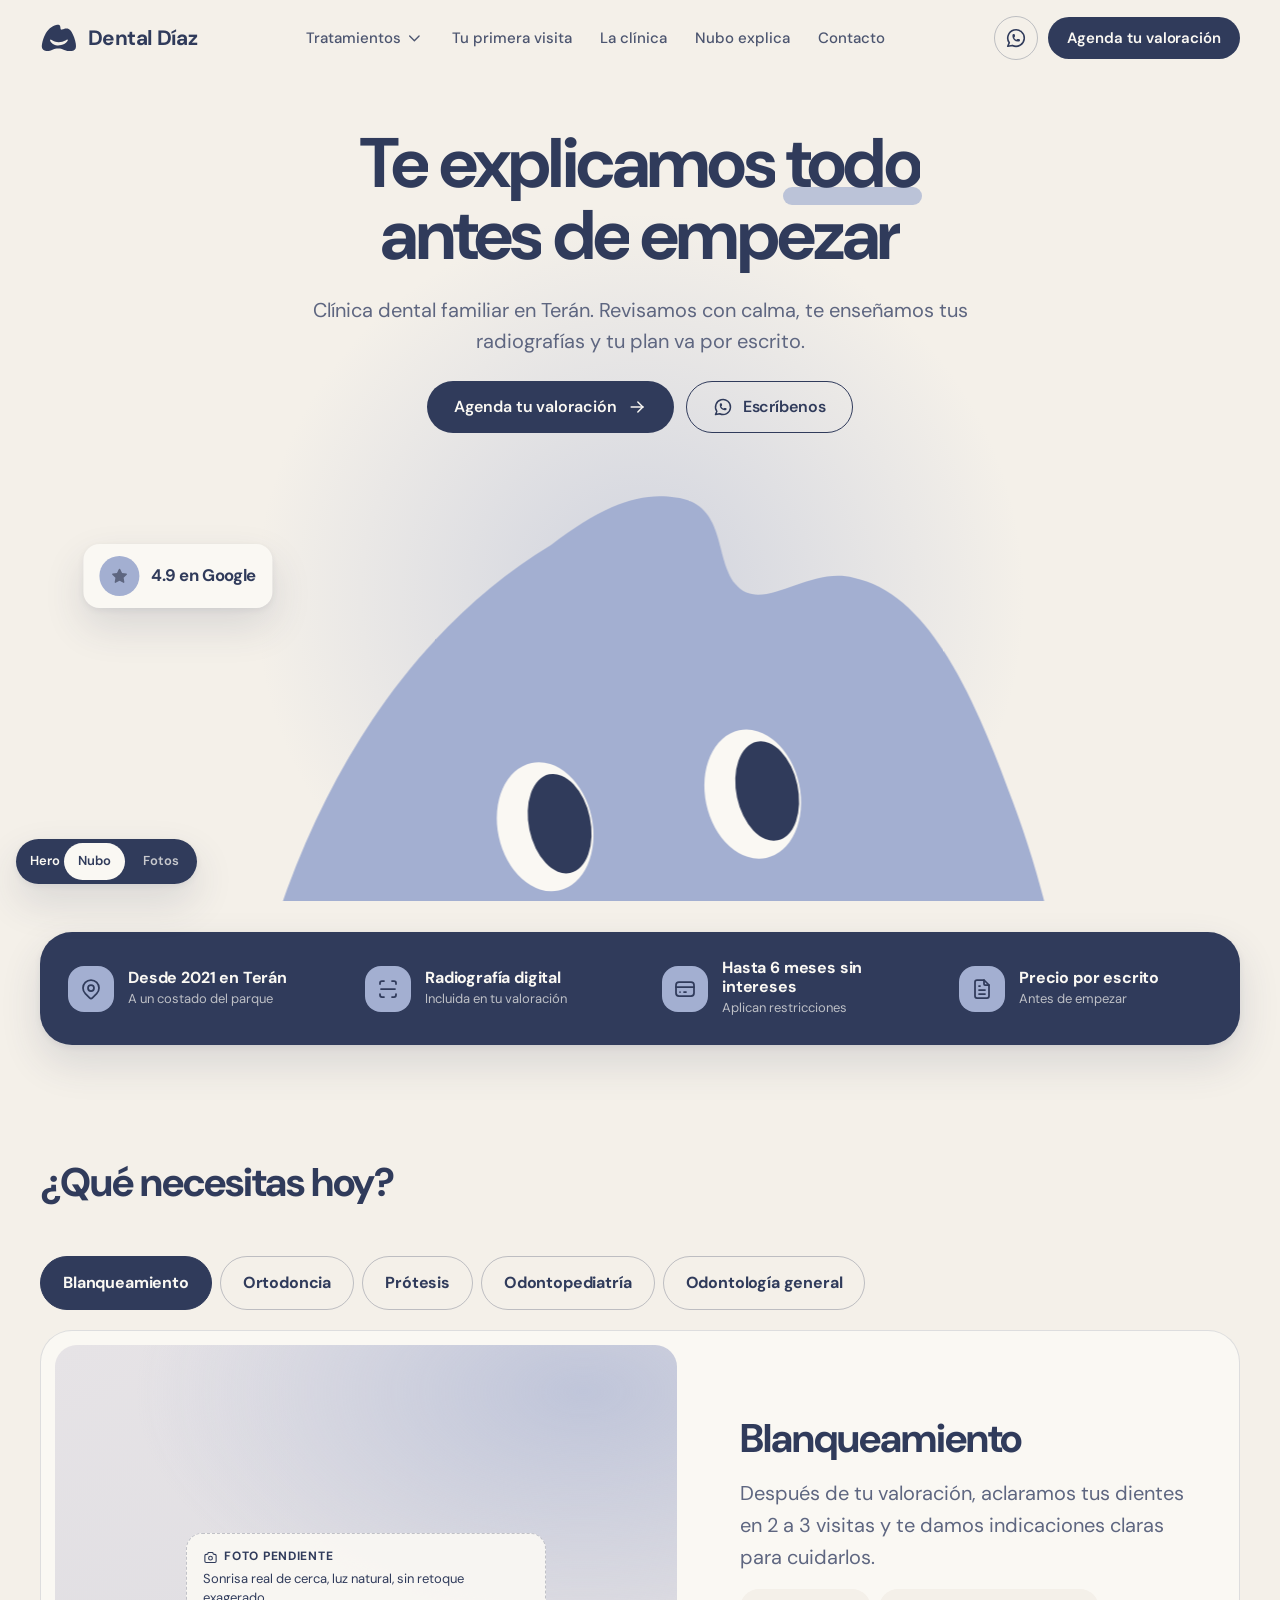
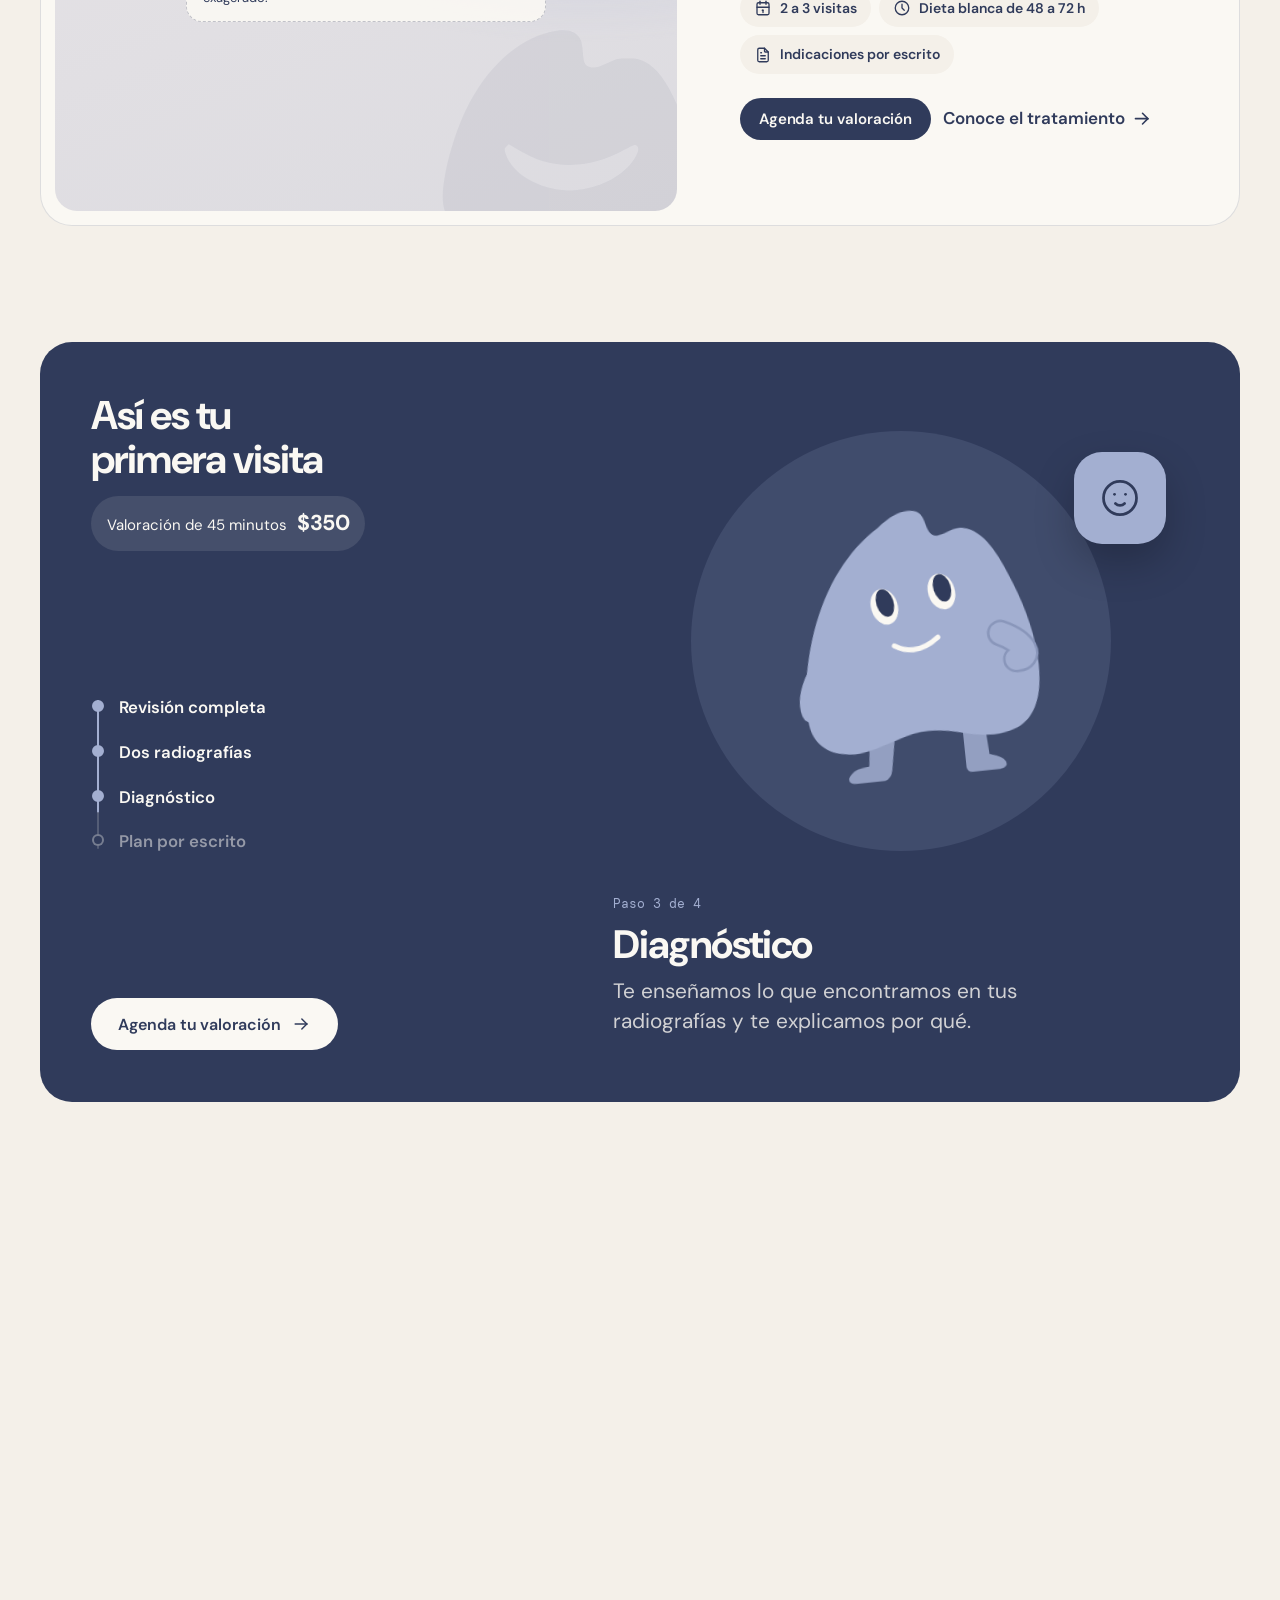
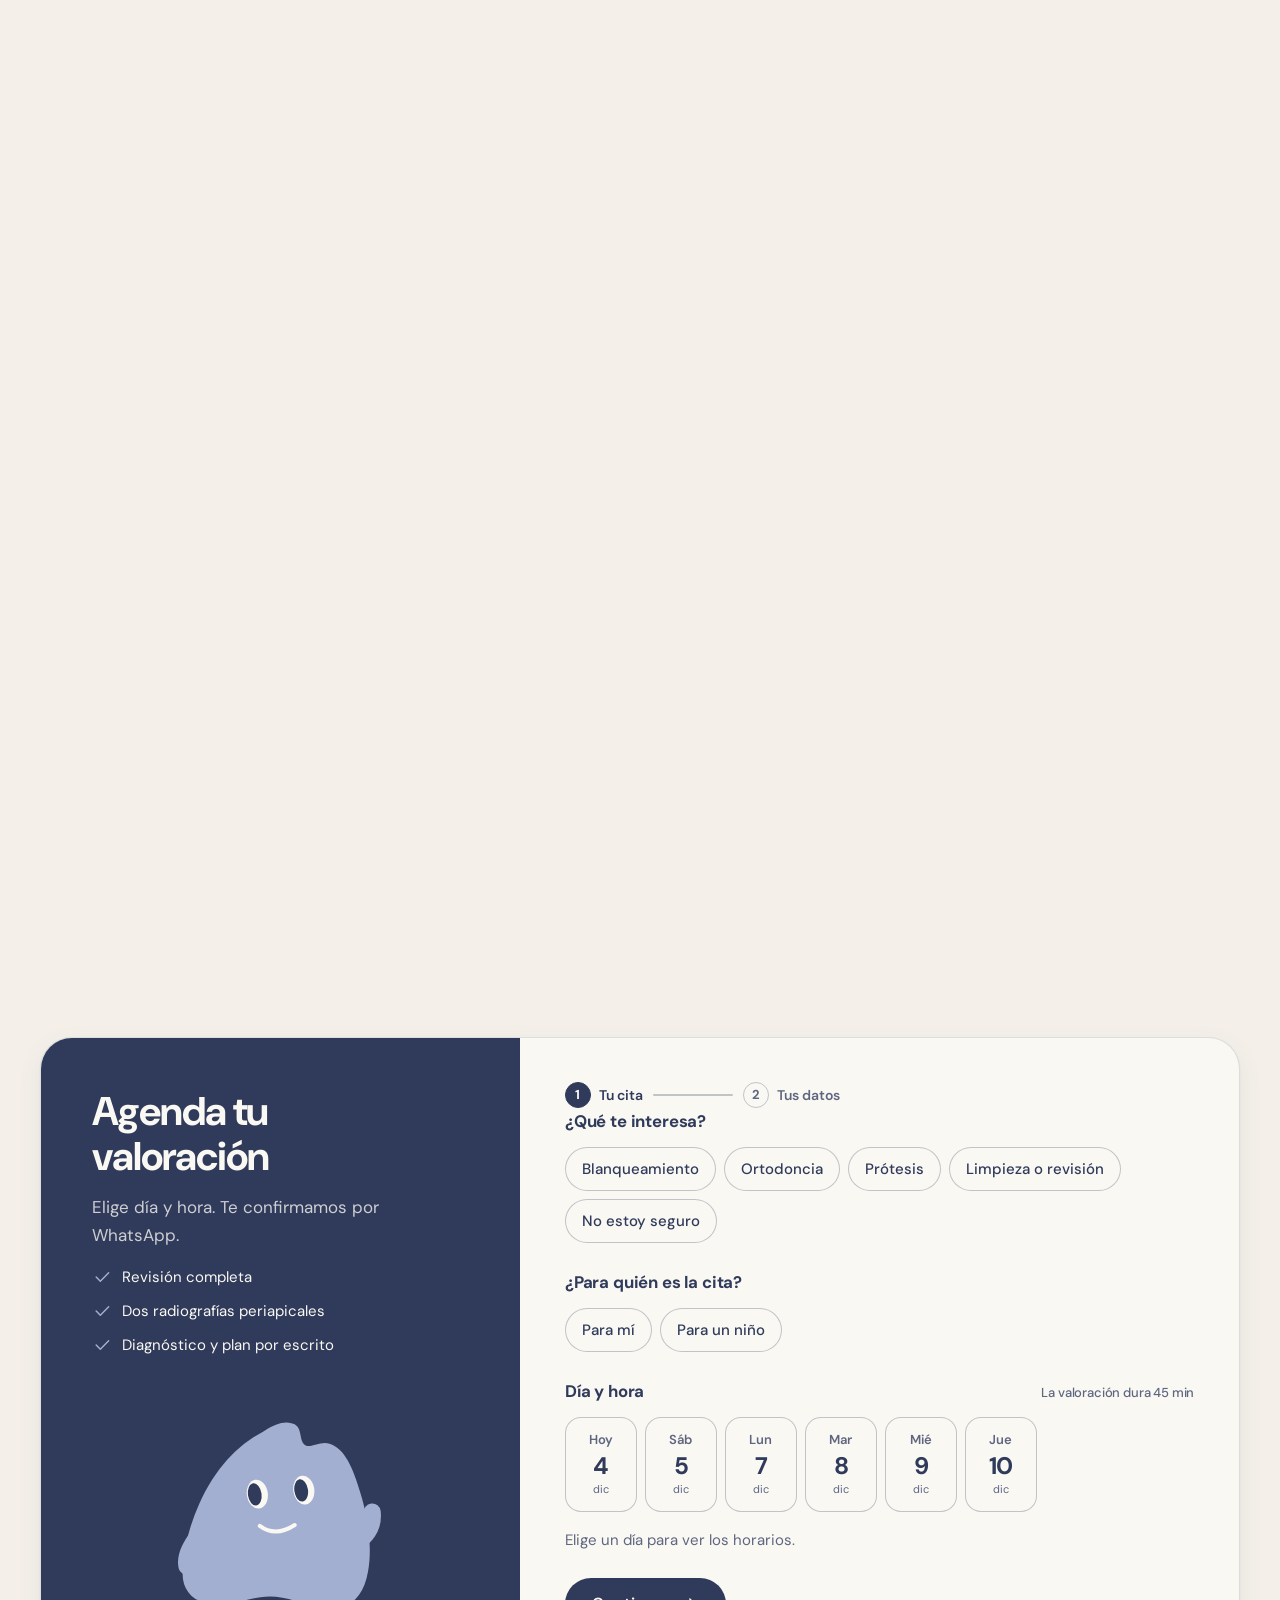
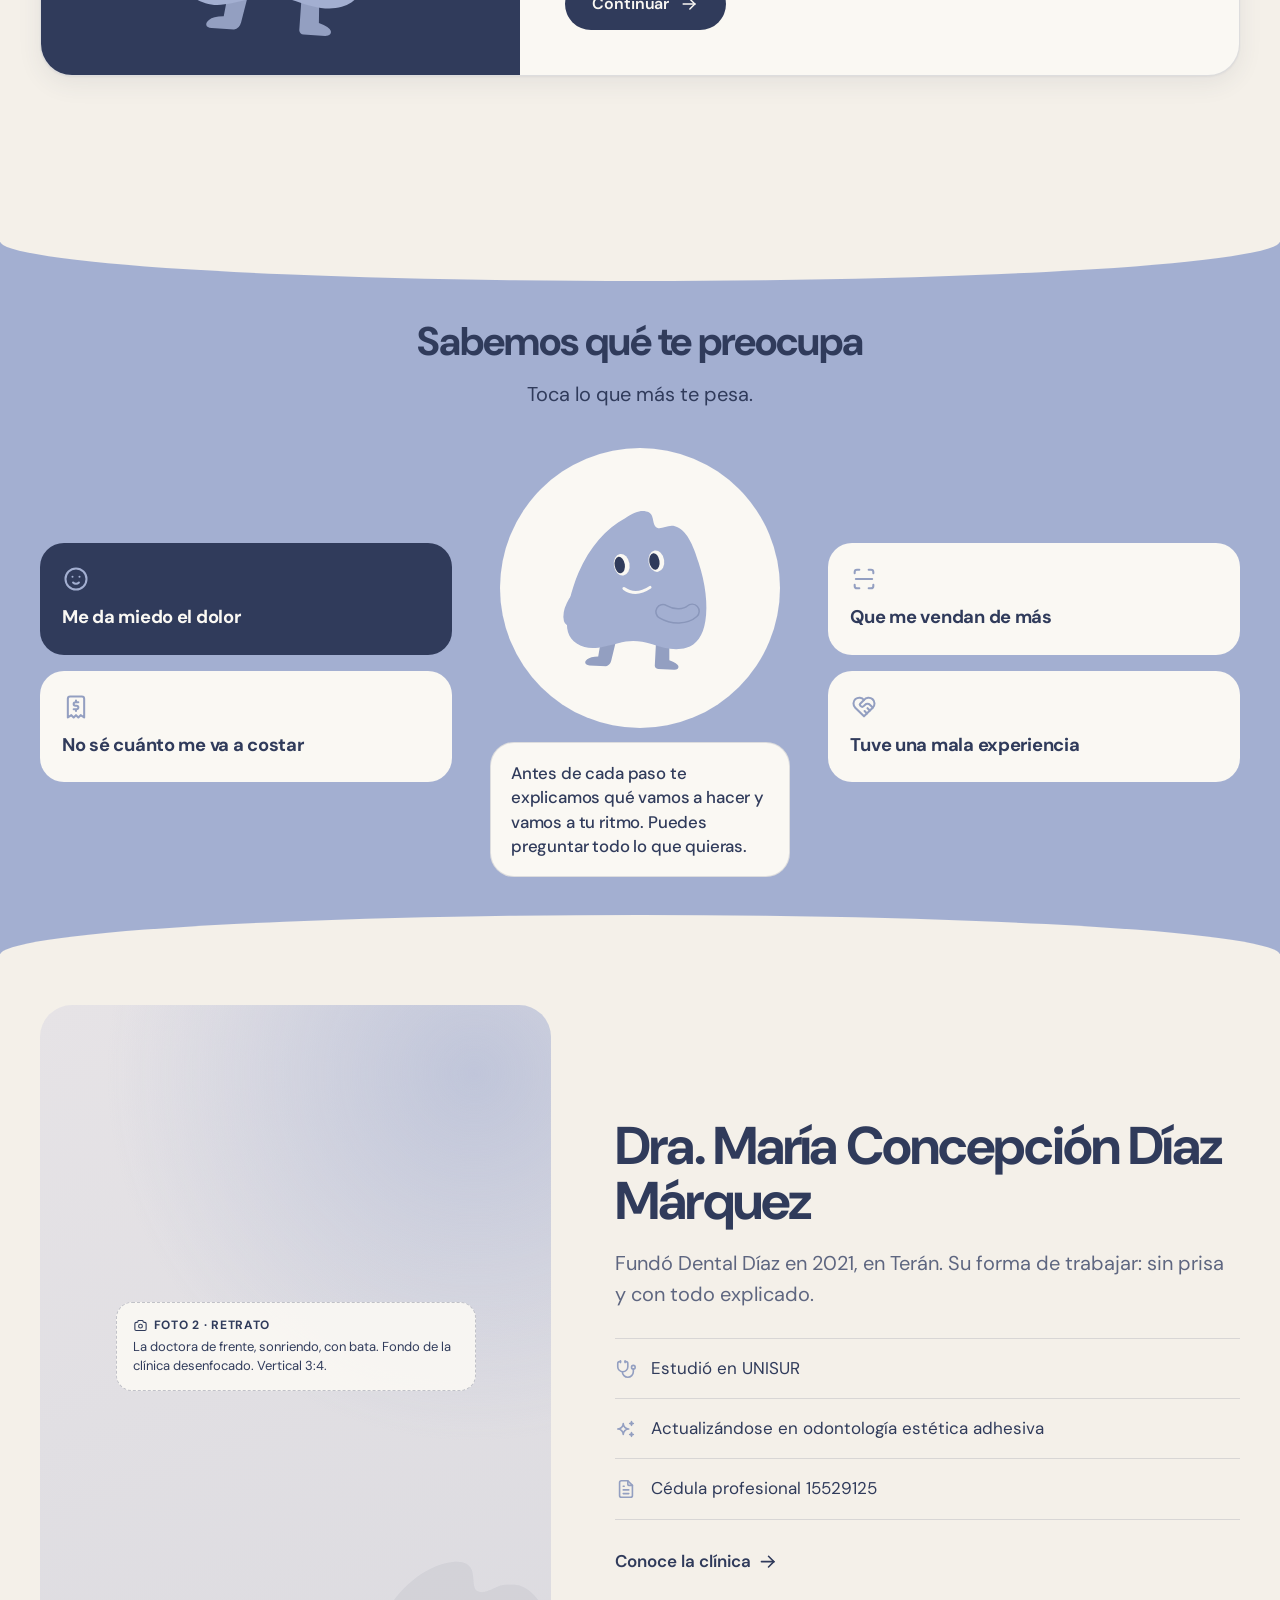
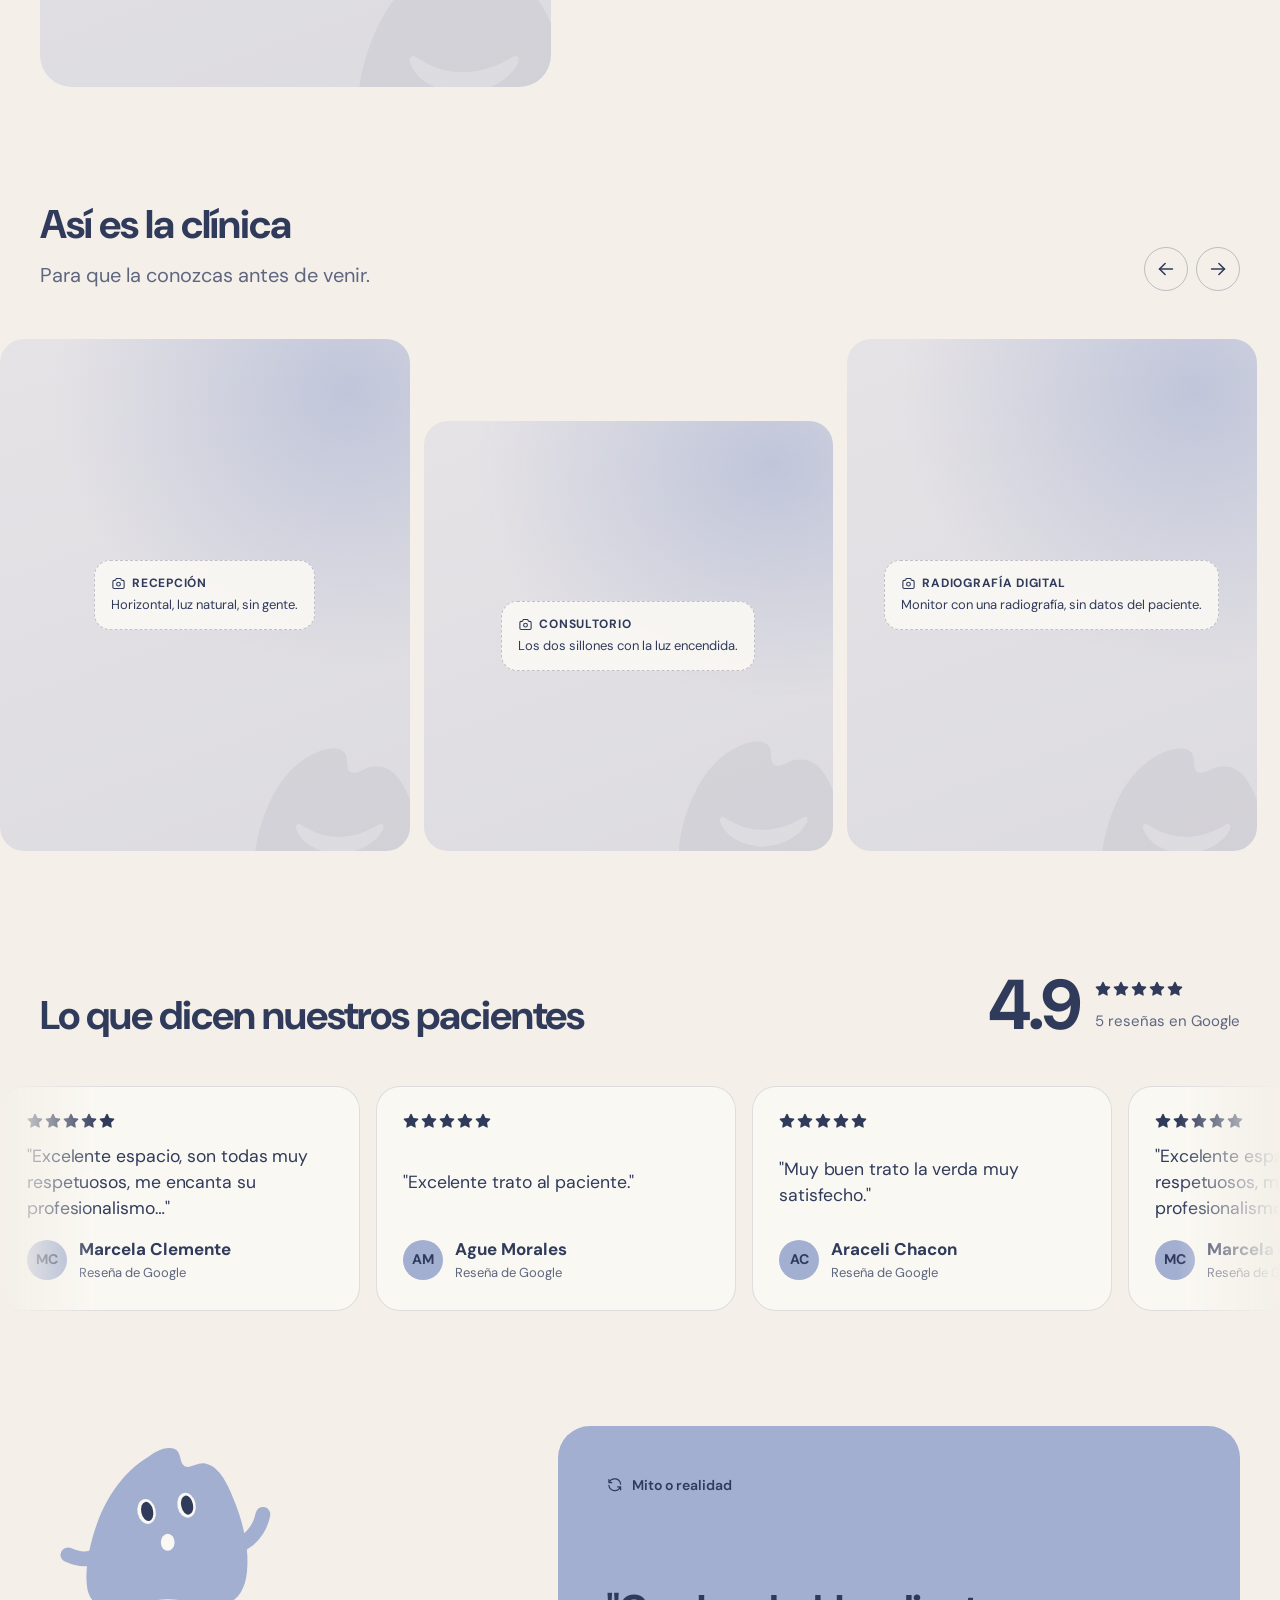
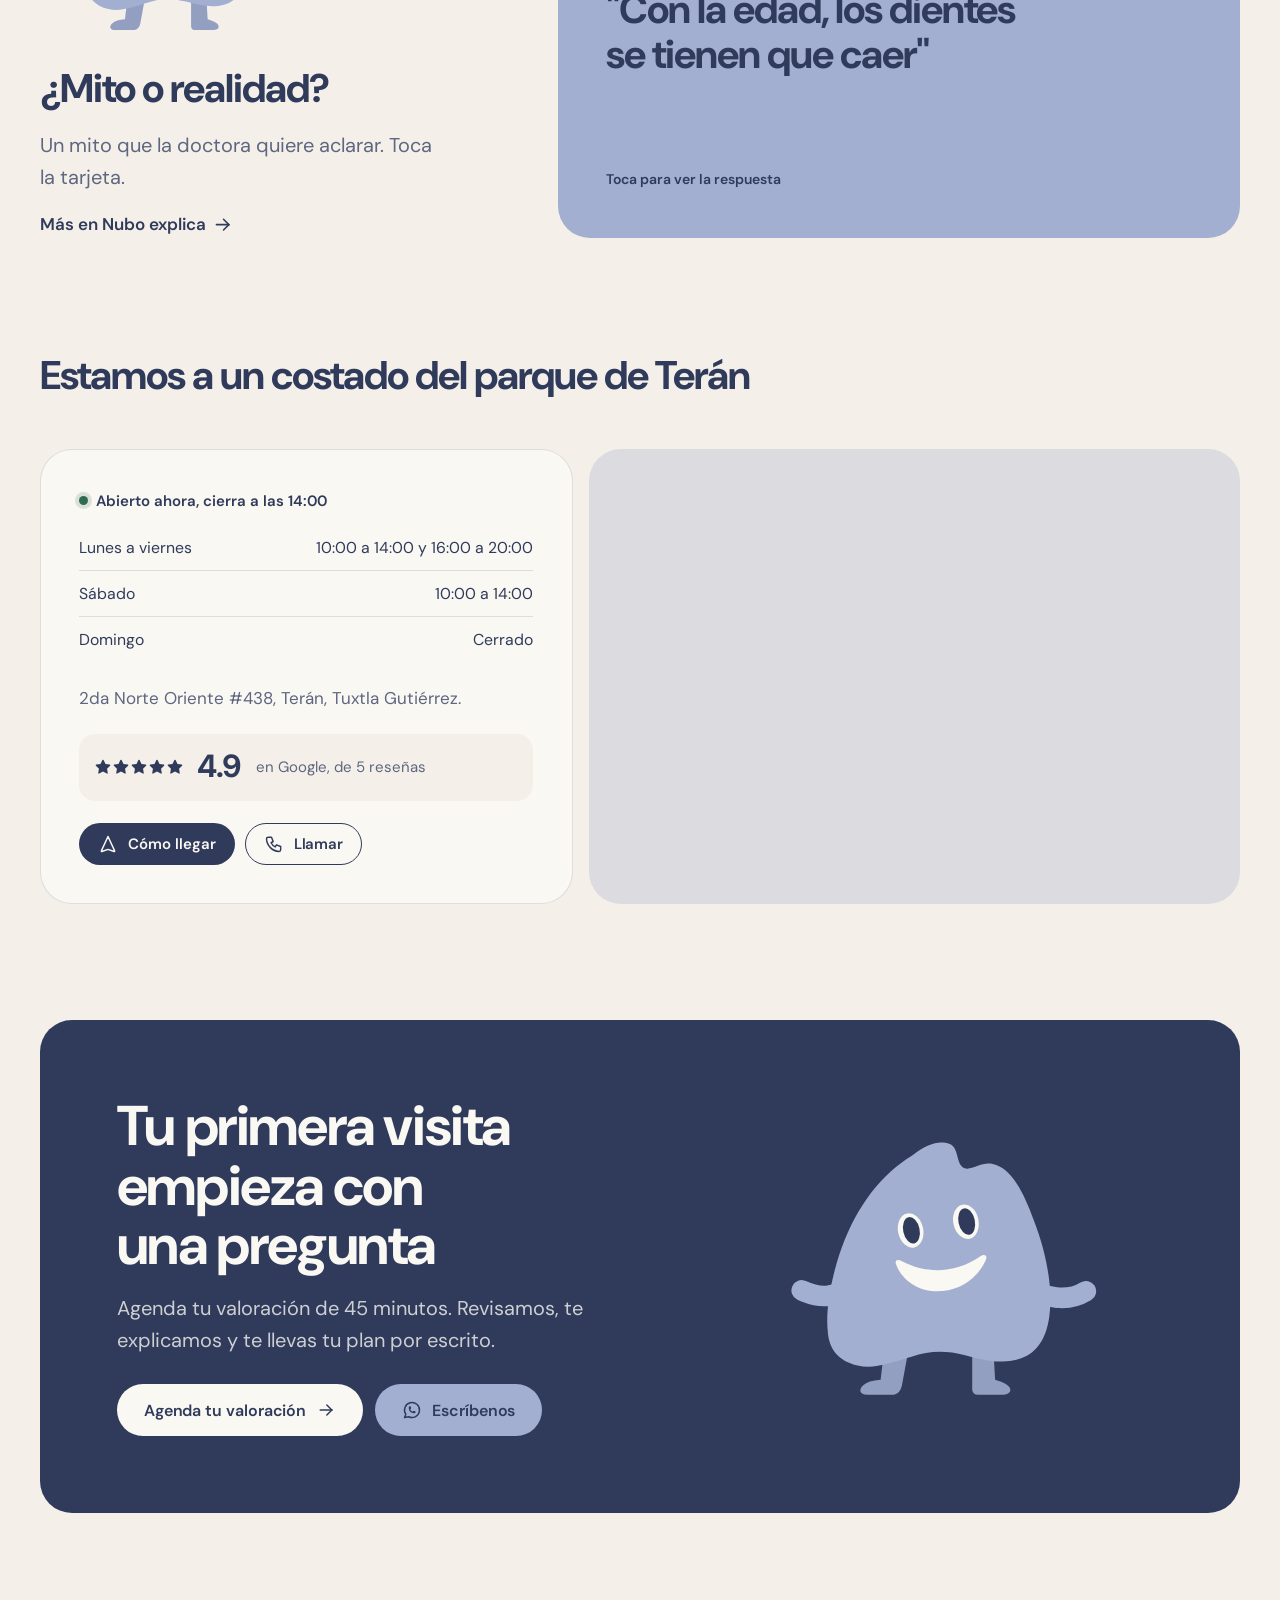
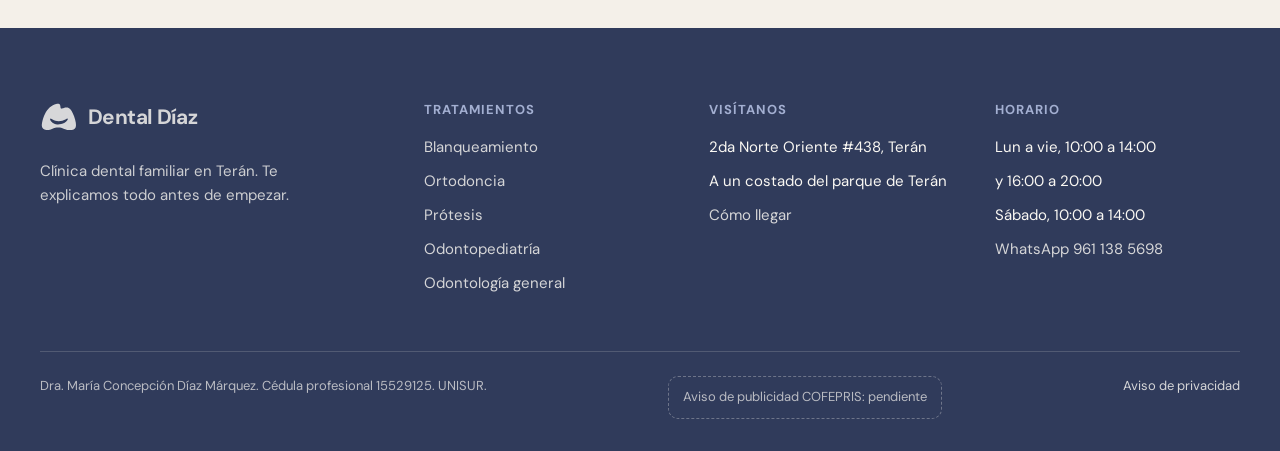
<file: index.html>
<!doctype html>
<html lang="es-MX">
<head>
<meta charset="utf-8">
<meta name="viewport" content="width=device-width, initial-scale=1">
<title>Dental Díaz · Clínica dental familiar en Terán, Tuxtla</title>
<meta name="description" content="Clínica dental familiar en Terán, Tuxtla Gutiérrez. Valoración con radiografías y plan por escrito. Blanqueamiento, ortodoncia, prótesis y odontopediatría.">
<meta name="robots" content="noindex">
<link rel="preconnect" href="https://fonts.googleapis.com">
<link rel="preconnect" href="https://fonts.gstatic.com" crossorigin>
<link href="https://fonts.googleapis.com/css2?family=DM+Mono:wght@400;500&family=DM+Sans:opsz,wght@9..40,400;9..40,500;9..40,600;9..40,700&display=swap" rel="stylesheet">
<link rel="stylesheet" href="assets/css/tokens.css">
<link rel="stylesheet" href="assets/css/components.css">
<link rel="stylesheet" href="assets/css/inicio.css">
<link rel="stylesheet" href="assets/css/agenda.css">
<style>
.propuesta-tag { position: fixed; left: 16px; bottom: 16px; z-index: 70; padding: 6px 12px; border-radius: 999px; background: var(--marino); color: var(--marfil); font-family: var(--font-mono); font-size: 0.75rem; }
@media (max-width: 960px) { .propuesta-tag { bottom: auto; top: 72px; left: auto; right: 12px; } }
.h1-hero { font-size: clamp(2.6rem, 1.5rem + 4.4vw, 5rem); letter-spacing: -0.04em; line-height: 1.02; font-weight: 700; margin: 0; text-wrap: balance; }
.h1-hero .subrayado { z-index: 0; }

.hero-a { padding-block: clamp(40px, 6vw, 88px) clamp(56px, 7vw, 96px); }
.hero-a__grid { display: grid; grid-template-columns: 1.1fr 0.9fr; gap: clamp(32px, 5vw, 80px); align-items: center; }
.hero-a__tx { display: grid; gap: 26px; }
.hero-a__tx .lead { max-width: 34ch; }
.hero-a__acciones { display: flex; flex-wrap: wrap; gap: 12px; }
.hero-a__media { position: relative; display: grid; }
.hero-a__media .foto { aspect-ratio: 4 / 5; border-radius: var(--r-xl); position: relative; z-index: 1; }
.hero-a__nubo { position: relative; width: 44%; margin-left: 8%; margin-bottom: -14px; z-index: 0; }
.hero-a__nubo .nubo-asoma { animation-name: asoma-arriba; }
@keyframes asoma-arriba { from { transform: translateY(80%); } to { transform: translateY(0); } }
.hero-a .chip-flota.uno { left: -28px; bottom: 56px; animation-delay: 700ms; }
.hero-a .chip-flota.dos { right: -18px; top: 38%; animation-delay: 900ms; }
@media (max-width: 900px) {
  .hero-a__grid { grid-template-columns: 1fr; }
  .hero-a__media { max-width: 460px; width: 100%; margin-inline: auto; }
  .hero-a__nubo { width: 50%; }
  .hero-a__media .foto { aspect-ratio: 4 / 4.4; }
  .hero-a .chip-flota.uno { left: -6px; bottom: 20px; }
  .hero-a .chip-flota.dos { right: -6px; top: 40%; }
}

.trat-a { display: grid; grid-template-columns: 0.85fr 1.15fr; gap: clamp(24px, 4vw, 56px); align-items: start; }
.trat-a__panel { gap: 22px; padding: 14px; border-radius: var(--r-xl); background: var(--marfil); border: 1px solid var(--linea); }
.trat-a__panel .foto { aspect-ratio: 16 / 10; border-radius: calc(var(--r-xl) - 10px); }
.trat-a__panel-tx { padding: 6px 14px 16px; display: grid; gap: 14px; }
@media (max-width: 900px) {
  .trat-a { grid-template-columns: 1fr; }
  .trat-a .selector-tx__lista { display: flex; overflow-x: auto; scroll-snap-type: x mandatory; gap: 8px; margin-inline: calc(var(--gutter) * -1); padding-inline: var(--gutter); scrollbar-width: none; }
  .trat-a .selector-tx__lista::-webkit-scrollbar { display: none; }
  .trat-a .selector-tx__tab { flex: none; width: auto; scroll-snap-align: start; padding: 12px 18px; border-color: var(--linea-fuerte); border-radius: var(--r-pill); }
  .trat-a .selector-tx__tab strong { font-size: 1rem; }
  .trat-a .selector-tx__tab small, .trat-a .selector-tx__tab .i { display: none; }
}

.visita-a { border-radius: var(--r-xl); background: var(--marino); color: var(--marfil); padding: clamp(28px, 5vw, 72px); display: grid; grid-template-columns: 0.8fr 1.2fr; gap: clamp(28px, 5vw, 72px); align-items: center; }
.visita-a .h2 { max-width: 14ch; }
.visita-a__escena { position: relative; display: grid; place-items: center; aspect-ratio: 1; border-radius: 50%; background: rgba(163, 175, 209, 0.16); }
.visita-a__escena .nubo { width: 78%; }
.visita-a__precio { display: inline-flex; align-items: baseline; gap: 10px; margin-top: 8px; padding: 10px 16px; border-radius: var(--r-pill); background: rgba(250, 248, 243, 0.1); font-size: 0.9375rem; }
.visita-a__precio strong { font-size: 1.4rem; letter-spacing: -0.02em; }
.visita-a .pasos-int__detalle p { margin: 28px 0 0; font-size: clamp(1.25rem, 1.1rem + 0.8vw, 1.75rem); line-height: 1.35; letter-spacing: -0.015em; max-width: 30ch; }
@media (max-width: 900px) { .visita-a { grid-template-columns: 1fr; } .visita-a__escena { max-width: 260px; width: 70%; margin-inline: auto; } }

.miedos-a { display: grid; grid-template-columns: 1fr 1fr; gap: clamp(28px, 5vw, 72px); align-items: center; }
.miedos-a__conversa { display: grid; grid-template-columns: 240px 1fr; gap: 12px; align-items: end; }
.miedos-a__conversa .nubo { width: 240px; }
.miedos-a__conversa .burbuja { margin-bottom: 120px; }
@media (max-width: 900px) { .miedos-a { grid-template-columns: 1fr; } .miedos-a__conversa { grid-template-columns: 1fr; } .miedos-a__conversa .nubo { width: 170px; order: 2; } .miedos-a__conversa .burbuja { margin-bottom: 0; } }

.historia { --paso: 80vh; }
.historia__pista { position: relative; height: calc(4 * var(--paso) + 100vh); }
.historia__marca { position: absolute; left: 0; right: 0; height: var(--paso); pointer-events: none; }
.historia__escena { position: sticky; top: 88px; height: calc(100vh - 104px); min-height: 520px; max-height: 760px; }
.historia__panel { height: 100%; border-radius: var(--r-xl); background: var(--marino); color: var(--marfil); padding: clamp(28px, 4vw, 56px); display: grid; grid-template-columns: 0.9fr 1.1fr; gap: clamp(24px, 4vw, 64px); overflow: hidden; position: relative; }
.historia__izq { display: flex; flex-direction: column; justify-content: space-between; gap: 24px; min-height: 0; }
.historia__izq .h2 { max-width: 12ch; }
.historia__lista { list-style: none; margin: 0; padding: 0 0 0 28px; position: relative; display: grid; gap: 18px; }
.historia__lista::before { content: ""; position: absolute; left: 6px; top: 6px; bottom: 6px; width: 2px; background: rgba(250, 248, 243, 0.18); border-radius: 2px; }
.historia__linea { position: absolute; left: 6px; top: 6px; width: 2px; height: calc(100% - 12px); background: var(--lavanda); border-radius: 2px; transform-origin: top; transform: scaleY(0.25); transition: transform 700ms var(--ease-out); }
.historia__lista li { position: relative; font-size: 1.05rem; font-weight: 600; color: rgba(250, 248, 243, 0.5); transition: color var(--dur-base); }
.historia__lista li::before { content: ""; position: absolute; left: -27px; top: 6px; width: 12px; height: 12px; border-radius: 50%; background: var(--marino); border: 2px solid rgba(250, 248, 243, 0.35); transition: background var(--dur-base), border-color var(--dur-base); }
.historia__lista li.hecho, .historia__lista li.activo { color: var(--marfil); }
.historia__lista li.hecho::before, .historia__lista li.activo::before { background: var(--lavanda); border-color: var(--lavanda); }
.historia__der { position: relative; display: grid; grid-template-rows: 1fr auto; align-items: end; min-height: 0; }
.historia__escenario { position: relative; display: grid; place-items: center; min-height: 0; height: 100%; }
.historia__escenario::before { content: ""; position: absolute; width: min(78%, 420px); aspect-ratio: 1; border-radius: 50%; background: rgba(163, 175, 209, 0.14); }
.historia__escenario .nubo { position: relative; width: min(72%, 380px); transition: transform 900ms var(--ease-out); }
.historia[data-paso="1"] .historia__escenario .nubo { transform: translateX(-8%); }
.historia[data-paso="2"] .historia__escenario .nubo { transform: translateX(6%) rotate(-2deg); }
.historia[data-paso="3"] .historia__escenario .nubo { transform: translateY(-4%) scale(1.04); }
.historia__prop { position: absolute; right: 4%; top: 12%; width: 92px; height: 92px; border-radius: 28px; display: grid; place-items: center; background: var(--lavanda); color: var(--marino); box-shadow: 0 18px 40px rgba(0, 0, 0, 0.22); }
.historia__prop .i { width: 44px; height: 44px; stroke-width: 1.5; }
.historia__prop.cambia { animation: prop-cambia 700ms var(--ease-rebote) both; }
@keyframes prop-cambia { from { opacity: 0; transform: translateY(18px) rotate(-12deg) scale(0.7); } to { opacity: 1; transform: none; } }
.historia__texto { min-height: 9.5em; }
.historia__contador { font-family: var(--font-mono); font-size: 0.8125rem; color: var(--lavanda); }
.historia__texto h3 { margin: 8px 0 10px; font-size: clamp(1.6rem, 1.2rem + 1.6vw, 2.6rem); letter-spacing: -0.03em; line-height: 1.05; }
.historia__texto p { margin: 0; font-size: clamp(1.05rem, 1rem + 0.4vw, 1.3rem); line-height: 1.45; color: rgba(250, 248, 243, 0.8); max-width: 34ch; }
.historia__texto.cambia > * { animation: texto-entra 600ms var(--ease-out) both; }
@keyframes texto-entra { from { opacity: 0; transform: translateY(14px); } to { opacity: 1; transform: none; } }
.historia__texto.cambia > *:nth-child(2) { animation-delay: 60ms; }
.historia__texto.cambia > *:nth-child(3) { animation-delay: 120ms; }
.historia__precio { display: inline-flex; align-items: baseline; gap: 10px; width: fit-content; padding: 10px 16px; border-radius: var(--r-pill); background: rgba(250, 248, 243, 0.1); font-size: 0.9375rem; }
.historia__precio strong { font-size: 1.35rem; letter-spacing: -0.02em; }
.historia__barra-m { display: none; }
@media (max-width: 900px) {
  .historia { --paso: 62svh; }
  .historia__escena { top: 72px; height: calc(100svh - 168px); min-height: 480px; }
  .historia__panel { grid-template-columns: 1fr; grid-template-rows: auto 1fr; padding: 22px; gap: 12px; }
  .historia__lista, .historia__izq .btn { display: none; }
  .historia__izq { gap: 10px; }
  .historia__izq .h2 { font-size: 1.6rem; max-width: none; }
  .historia__barra-m { display: block; height: 3px; border-radius: 3px; background: rgba(250, 248, 243, 0.18); overflow: hidden; }
  .historia__barra-m span { display: block; height: 100%; background: var(--lavanda); transform-origin: left; transform: scaleX(0.25); transition: transform 700ms var(--ease-out); }
  .historia__prop { width: 64px; height: 64px; border-radius: 20px; }
  .historia__prop .i { width: 30px; height: 30px; }
  .historia__texto { min-height: 8.5em; }
}

.mito-a { display: grid; grid-template-columns: 0.8fr 1.2fr; gap: clamp(28px, 5vw, 72px); align-items: center; }
.mito-a__lado { display: grid; gap: 18px; justify-items: start; }
.mito-a__lado .nubo { width: min(260px, 70%); }
.mito-a .mito { min-height: 360px; }
.mito-a .mito__cara { min-height: 360px; }
.mito-a .mito__frente, .mito-a .mito__vuelta { border-radius: var(--r-xl); padding: clamp(28px, 4vw, 48px); }
@media (max-width: 900px) { .mito-a { grid-template-columns: 1fr; } .mito-a__lado .nubo { width: 150px; } }

.hero-n { position: relative; overflow: hidden; display: grid; grid-template-columns: minmax(0, 1fr); grid-template-rows: auto 1fr; padding-top: clamp(24px, 4vw, 56px); text-align: center; }
.hero-n::before { content: ""; position: absolute; left: 50%; bottom: -30%; width: min(1100px, 140vw); aspect-ratio: 1; transform: translateX(-50%); border-radius: 50%; background: radial-gradient(closest-side, rgba(163, 175, 209, 0.45), transparent 70%); pointer-events: none; }
.hero-n__tx { position: relative; z-index: 2; display: grid; gap: 24px; justify-items: center; }
.hero-n__tx .h1-hero { max-width: 15ch; font-size: clamp(2.5rem, 1.5rem + 3.6vw, 4.4rem); }
.hero-n__tx .lead { max-width: 52ch; }
.hero-n__acciones { display: flex; flex-wrap: wrap; justify-content: center; gap: 12px; }
.hero-n__nubo { position: relative; align-self: end; justify-self: center; width: max(320px, min(112vw, 820px, calc((100svh - 470px) * 2.1))); margin-top: clamp(20px, 3vw, 36px); z-index: 1; }
.hero-n__nubo .nubo-asoma { animation: asoma-grande 1.3s var(--ease-rebote) 0.5s both; }
@keyframes asoma-grande { from { transform: translateY(100%); } to { transform: translateY(0); } }
.hero-n .chip-flota.uno { right: 92%; top: 22%; white-space: nowrap; animation-delay: 1.3s; }
.hero-n .chip-flota.dos { left: 92%; top: 46%; white-space: nowrap; animation-delay: 1.5s; }
.hero-n + .franja-sec .franja { border-top: 0; }
@media (max-width: 720px) {
  .hero-n { min-height: 0; padding-bottom: 0; }
  .hero-n .chip-flota.uno { right: auto; left: 4%; top: auto; bottom: 66%; }
  .hero-n .chip-flota.dos { display: none; }
}

.doctora-a { display: grid; grid-template-columns: 0.9fr 1.1fr; gap: clamp(28px, 5vw, 80px); align-items: center; }
.doctora-a .foto { aspect-ratio: 3 / 4; border-radius: var(--r-xl); }
.doctora-a__nombre { font-size: clamp(2rem, 1.4rem + 2.4vw, 3.4rem); font-weight: 700; letter-spacing: -0.035em; line-height: 1.04; margin: 0; }
.doctora-a__datos { display: grid; gap: 0; margin: 28px 0; padding: 0; list-style: none; border-top: 1px solid var(--linea); }
.doctora-a__datos li { display: flex; gap: 14px; align-items: center; padding: 16px 0; border-bottom: 1px solid var(--linea); }
.doctora-a__datos .i { color: var(--lavanda-sombra); width: 22px; height: 22px; }
@media (max-width: 900px) { .doctora-a { grid-template-columns: 1fr; } .doctora-a .foto { max-width: 420px; } }

.visitanos-a { display: grid; grid-template-columns: 0.9fr 1.1fr; gap: 16px; }
.visitanos-a__info { padding: clamp(24px, 3vw, 40px); border-radius: var(--r-xl); background: var(--marfil); border: 1px solid var(--linea); display: grid; gap: 22px; align-content: start; }
.visitanos-a .mapa { min-height: 420px; border-radius: var(--r-xl); }
.resena-a { display: flex; align-items: center; gap: 14px; padding: 16px; border-radius: var(--r-md); background: var(--crema); }
.resena-a strong { font-size: 2rem; letter-spacing: -0.03em; line-height: 1; }
@media (max-width: 900px) { .visitanos-a { grid-template-columns: 1fr; } .visitanos-a .mapa { min-height: 300px; } }

.hero-n { min-height: calc(100svh - 76px); }
@media (max-width: 960px) { .hero-n { min-height: calc(100svh - 64px); } }
.franja-sec .franja { margin-top: 0; }

.banda { position: relative; padding-block: clamp(64px, 9vw, 120px); margin-block: clamp(24px, 4vw, 56px); background: var(--lavanda); }
.banda::before, .banda::after { content: ""; position: absolute; left: 0; right: 0; height: 40px; background: var(--crema); }
.banda::before { top: -1px; border-radius: 0 0 50% 50% / 0 0 100% 100%; }
.banda::after { bottom: -1px; border-radius: 50% 50% 0 0 / 100% 100% 0 0; }
.banda .miedo { background: var(--marfil); border-color: transparent; }
.banda .miedo[aria-pressed="true"] { background: var(--marino); }
.circulo-nubo { display: grid; place-items: center; aspect-ratio: 1; border-radius: 50%; background: var(--marfil); }

.resenas { display: grid; grid-template-columns: 1fr 1fr 1fr; gap: 16px; }
.resena-c { display: grid; gap: 14px; align-content: space-between; padding: 26px; border-radius: var(--r-lg); background: var(--marfil); border: 1px solid var(--linea); min-height: 220px; }
.resena-c p { margin: 0; font-size: 1.1rem; line-height: 1.5; letter-spacing: -0.005em; }
.resena-c--pendiente { background: transparent; border-style: dashed; border-color: var(--linea-fuerte); }
.resena-c--pendiente p { color: var(--texto-suave); font-size: 0.9375rem; }
.resena-c__autor { display: flex; align-items: center; gap: 12px; }
.resena-c__autor .avatar { width: 40px; height: 40px; border-radius: 50%; background: var(--lavanda); display: grid; place-items: center; font-weight: 700; font-size: 0.875rem; }
.resena-c__autor small { display: block; color: var(--texto-suave); font-size: 0.8125rem; }
.resenas-cab { display: flex; flex-wrap: wrap; justify-content: space-between; align-items: end; gap: 20px; margin-bottom: clamp(28px, 4vw, 48px); }
.resenas-cab__nota { display: flex; align-items: center; gap: 16px; }
.resenas-cab__nota strong { font-size: clamp(3rem, 2rem + 3vw, 4.5rem); font-weight: 700; letter-spacing: -0.05em; line-height: 0.9; }
@media (max-width: 900px) { .resenas { grid-template-columns: 1fr; } }

.trat-v2__tabs { display: flex; flex-wrap: wrap; gap: 8px; margin-bottom: 20px; }
.trat-v2__tabs .selector-tx__tab { width: auto; padding: 12px 22px; border-radius: var(--r-pill); border: 1.5px solid var(--linea-fuerte); background: transparent; }
.trat-v2__tabs .selector-tx__tab strong { font-size: 1rem; letter-spacing: -0.01em; }
.trat-v2__tabs .selector-tx__tab small, .trat-v2__tabs .selector-tx__tab .i { display: none; }
.trat-v2__tabs .selector-tx__tab[aria-selected="true"] { background: var(--marino); border-color: var(--marino); color: var(--marfil); }
.trat-v2__panel { grid-template-columns: 1.1fr 0.9fr; gap: clamp(20px, 3vw, 40px); align-items: center; padding: 14px; border-radius: var(--r-xl); background: var(--marfil); border: 1px solid var(--linea); }
.trat-v2__panel .foto { aspect-ratio: 4 / 3; border-radius: calc(var(--r-xl) - 10px); }
.trat-v2__tx { display: grid; gap: 16px; padding: 12px clamp(8px, 2vw, 24px); }
.trat-v2__tx .h2 { margin: 0; }
@media (max-width: 900px) {
  .trat-v2__tabs { flex-wrap: nowrap; overflow-x: auto; margin-inline: calc(var(--gutter) * -1); padding-inline: var(--gutter); scrollbar-width: none; }
  .trat-v2__tabs .selector-tx__tab { flex: none; }
  .trat-v2__panel { grid-template-columns: 1fr; }
}

.miedos-v2 { display: grid; grid-template-columns: 1fr minmax(280px, 400px) 1fr; gap: clamp(20px, 3vw, 40px); align-items: center; }
.miedos-v2__col { display: grid; gap: 16px; }
.miedo-c { display: grid; gap: 10px; text-align: left; padding: 22px; border-radius: var(--r-lg); border: 0; background: var(--marfil); cursor: pointer; transition: transform var(--dur-base) var(--ease-out), background var(--dur-base), color var(--dur-base), box-shadow var(--dur-base); }
.miedo-c .i { width: 28px; height: 28px; color: var(--lavanda-sombra); }
.miedo-c strong { font-size: 1.15rem; letter-spacing: -0.015em; }
.miedo-c:hover { transform: translateY(-3px); box-shadow: var(--sombra-suave); }
.miedo-c[aria-pressed="true"] { background: var(--marino); color: var(--marfil); }
.miedo-c[aria-pressed="true"] .i { color: var(--lavanda); }
.miedos-v2__centro { display: grid; gap: 18px; justify-items: center; text-align: center; }
.miedos-v2__centro .circulo-nubo { width: 100%; }
.miedos-v2__centro .circulo-nubo .nubo { width: 80%; }
.miedos-v2__centro .burbuja { min-height: 6em; border-radius: 24px; text-align: left; }
.miedos-v2__titulo { text-align: center; margin: 0 auto clamp(32px, 4vw, 56px); max-width: 640px; }
@media (max-width: 900px) {
  .miedos-v2 { grid-template-columns: 1fr 1fr; }
  .miedos-v2__centro { grid-column: span 2; order: -1; }
  .miedos-v2__centro .circulo-nubo { width: 220px; }
  .miedos-v2__col { display: contents; }
}

.galeria-v2 { display: flex; gap: 14px; overflow-x: auto; scroll-snap-type: x mandatory; padding-bottom: 8px; margin-inline: calc(var(--gutter) * -1); padding-inline: var(--gutter); scrollbar-width: none; cursor: grab; }
.galeria-v2::-webkit-scrollbar { display: none; }
.galeria-v2 .foto { flex: none; width: clamp(260px, 32vw, 440px); aspect-ratio: 4 / 5; border-radius: var(--r-lg); scroll-snap-align: start; }
.galeria-v2 .foto:nth-child(even) { aspect-ratio: 4 / 4.2; align-self: end; }
.galeria-nav { display: flex; gap: 8px; }

.marquesina { overflow: hidden; mask-image: linear-gradient(90deg, transparent, #000 8%, #000 92%, transparent); }
.marquesina__pista { display: flex; gap: 16px; width: max-content; animation: marquesina 48s linear infinite; }
.marquesina:hover .marquesina__pista, .marquesina:focus-within .marquesina__pista { animation-play-state: paused; }
.marquesina .resena-c { width: 360px; flex: none; }
@keyframes marquesina { to { transform: translateX(calc(-50% - 8px)); } }
@media (prefers-reduced-motion: reduce) { .marquesina { overflow-x: auto; } .marquesina__pista { animation: none; } }

.trat-a { align-items: stretch; }
.trat-a .selector-tx__lista { align-content: space-between; }
.trat-a .selector-tx__tab { padding: 14px 20px; }
.trat-a__panel { height: 100%; align-content: start; }
.trat-a__panel .foto { aspect-ratio: 16 / 8; }

.miedos-v1 { display: grid; grid-template-columns: 1fr 1fr; gap: clamp(28px, 5vw, 72px); align-items: center; }
.miedos-v1__conversa { display: grid; grid-template-columns: 300px 1fr; gap: 16px; align-items: end; }
.miedos-v1__conversa .circulo-nubo .nubo { width: 82%; }
.miedos-v1 .burbuja { margin-bottom: 40%; }
@media (max-width: 900px) { .miedos-v1 { grid-template-columns: 1fr; } .miedos-v1__conversa { grid-template-columns: 1fr; justify-items: center; } .miedos-v1__conversa .circulo-nubo { width: 200px; } .miedos-v1 .burbuja { margin-bottom: 0; min-height: 0; border-radius: 24px; } }

.galeria-v1 { display: grid; grid-template-columns: 1.4fr 1fr 1fr; grid-template-rows: 240px 240px; gap: 14px; }
.galeria-v1 .foto { height: 100%; border-radius: var(--r-lg); }
.galeria-v1 .g1 { grid-row: span 2; }
.galeria-v1 .g4, .galeria-v1 .g5 { grid-row: 2; }
@media (max-width: 900px) { .galeria-v1 { grid-template-columns: 1fr 1fr; grid-template-rows: none; grid-auto-rows: 180px; } .galeria-v1 .g1 { grid-column: span 2; grid-row: auto; } .galeria-v1 .g4, .galeria-v1 .g5 { grid-row: auto; } }

.confianza { position: relative; z-index: 3; margin-top: -1px; }
.confianza__lista { list-style: none; margin: 0; padding: 10px; display: grid; grid-template-columns: repeat(4, minmax(0, 1fr)); gap: 8px; border-radius: var(--r-xl); background: var(--marino); color: var(--marfil); box-shadow: var(--sombra-flotante); }
.confianza__lista li { display: flex; align-items: center; gap: 14px; padding: 16px 18px; border-radius: calc(var(--r-xl) - 8px); transition: background var(--dur-base); }
.confianza__lista li:hover { background: rgba(250, 248, 243, 0.06); }
.confianza__icono { width: 46px; height: 46px; flex: none; border-radius: 16px; display: grid; place-items: center; background: var(--lavanda); color: var(--marino); }
.confianza__icono .i { width: 24px; height: 24px; }
.confianza strong { display: block; font-size: 1rem; line-height: 1.2; letter-spacing: -0.01em; }
.confianza small { display: block; margin-top: 2px; font-size: 0.8125rem; color: rgba(250, 248, 243, 0.7); }
[data-hero="nubo"] + [data-hero="foto"] + .confianza .confianza__lista { margin-top: -28px; }
@media (max-width: 960px) { .confianza__lista { grid-template-columns: 1fr 1fr; } [data-hero="nubo"] + [data-hero="foto"] + .confianza .confianza__lista { margin-top: 0; } }
@media (max-width: 420px) { .confianza__lista li { padding: 12px; gap: 10px; } .confianza__icono { width: 38px; height: 38px; border-radius: 12px; } }

[data-hero][hidden] { display: none !important; }
.hero-n { height: calc(100svh - 76px); min-height: 600px; max-height: 1100px; padding-bottom: 0; }
.hero-n__nubo { position: relative; align-self: stretch; justify-self: stretch; width: auto; min-height: 150px; margin-top: clamp(16px, 2.5vw, 32px); }
.hero-n__figura { position: absolute; left: 50%; bottom: 0; height: 100%; aspect-ratio: 310 / 147; max-width: 112vw; transform: translateX(-50%); }
.hero-n__figura .nubo { width: 100%; height: 100%; }
.hero-n__figura .nubo svg { width: 100%; height: 100%; }
.hero-n .chip-flota.uno { right: 90%; left: auto; top: 18%; }
.hero-n .chip-flota.dos { left: 90%; right: auto; top: 46%; }
[data-hero="nubo"] + [data-hero="foto"] + .confianza .confianza__lista { margin-top: 0 !important; }
.confianza { padding-top: clamp(20px, 3vw, 32px); }
.hero-a { min-height: calc(100svh - 76px); display: grid; align-items: center; padding-block: clamp(16px, 3vh, 40px); }
.hero-a .h1-hero { font-size: clamp(2.5rem, 1.4rem + 3vw, 4.3rem); }
.hero-a__media .foto { aspect-ratio: auto; height: clamp(340px, calc(100svh - 300px), 640px); }
.hero-a__nubo { width: 34%; }
@media (max-width: 900px) { .hero-a { min-height: 0; } .hero-a__media { order: -1; max-width: 420px; } .hero-a__media .foto { height: auto; aspect-ratio: 4 / 3.6; } .hero-a__grid { gap: 28px; } }

#preocupaciones.banda { padding-block: clamp(56px, 6vw, 88px); }
.miedos-v2 { grid-template-columns: 1fr minmax(240px, 300px) 1fr; align-items: center; }
.miedos-v2__titulo { margin-bottom: clamp(24px, 3vw, 40px); }
.miedos-v2__centro { gap: 14px; }
.miedos-v2__centro .circulo-nubo { width: min(100%, 280px); }
.miedos-v2__centro .burbuja { min-height: 0; font-size: 1.05rem; padding: 18px 20px; }
@media (max-width: 900px) { .miedos-v2 { grid-template-columns: 1fr 1fr; gap: 12px; } .miedos-v2__centro .circulo-nubo { width: 200px; } .miedo-c { padding: 16px; } .miedo-c strong { font-size: 1rem; } }
@media (max-width: 960px) { .hero-n .chip-flota.uno { right: auto; left: 6%; top: -6%; } .hero-n .chip-flota.dos { display: none; } }
.selector-hero { position: fixed; left: 16px; bottom: 16px; z-index: 70; display: flex; align-items: center; gap: 4px; padding: 4px 4px 4px 14px; border-radius: 999px; background: var(--marino); color: var(--marfil); box-shadow: var(--sombra-flotante); font-size: 0.8125rem; font-weight: 600; }
.selector-hero button { border: 0; cursor: pointer; padding: 8px 14px; border-radius: 999px; background: transparent; color: rgba(250, 248, 243, 0.75); font-size: 0.8125rem; font-weight: 600; }
.selector-hero button[aria-pressed="true"] { background: var(--marfil); color: var(--marino); }
@media (max-width: 960px) { .selector-hero { bottom: auto; top: 72px; left: auto; right: 12px; padding: 3px; } .selector-hero > span { display: none; } .selector-hero button { padding: 6px 12px; } .hero-n { height: calc(100svh - 64px - 84px); min-height: 540px; padding-top: 64px; } .hero-a { padding-top: 64px; } }

</style>
</head>
<body>
<header class="nav">
  <div class="contenedor nav__fila">
    <a class="logo" href="#" aria-label="Dental Díaz, inicio"><img src="assets/img/simbolo-marino.svg" alt=""><span>Dental Díaz</span></a>
    <ul class="nav__menu">
      <li><a class="tiene-sub" href="#tratamientos">Tratamientos <svg class="i" aria-hidden="true"><use href="#i-chevron-down"/></svg></a></li>
      <li><a href="#primera-visita">Tu primera visita</a></li>
      <li><a href="#clinica">La clínica</a></li>
      <li><a href="#">Nubo explica</a></li>
      <li><a href="#visitanos">Contacto</a></li>
    </ul>
    <div class="nav__acciones">
      <a class="icono-btn" href="https://wa.me/529611385698?text=Hola%2C%20quiero%20informes%20de%20una%20valoraci%C3%B3n" target="_blank" rel="noopener" aria-label="Escríbenos por WhatsApp"><svg class="i" aria-hidden="true"><use href="#i-brand-whatsapp"/></svg></a>
      <a class="btn btn--primario btn--chico" href="agendar.html">Agenda tu valoración</a>
      <button class="icono-btn nav__hamburguesa" aria-label="Abrir menú" aria-expanded="false"><svg class="i" aria-hidden="true"><use href="#i-menu-2"/></svg></button>
    </div>
  </div>
  <nav class="menu-movil" aria-label="Menú">
    <a href="#tratamientos">Tratamientos</a>
    <a href="#primera-visita">Tu primera visita</a>
    <a href="#clinica">La clínica</a>
    <a href="#">Nubo explica</a>
    <a href="#visitanos">Contacto</a>
    <a class="btn btn--primario" href="agendar.html">Agenda tu valoración</a>
  </nav>
</header>
<main>
<section class="hero-n" data-hero="nubo">
  <div class="contenedor hero-n__tx">
    <h1 class="h1-hero" data-palabras>Te explicamos <span class="subrayado">todo</span> antes de empezar</h1>
    <p class="lead">Clínica dental familiar en Terán. Revisamos con calma, te enseñamos tus radiografías y tu plan va por escrito.</p>
    <div class="hero-n__acciones">
      <a class="btn btn--primario" href="agendar.html">Agenda tu valoración <svg class="i flecha" aria-hidden="true"><use href="#i-arrow-right"/></svg></a>
      <a class="btn btn--secundario" href="https://wa.me/529611385698?text=Hola%2C%20quiero%20informes%20de%20una%20valoraci%C3%B3n" target="_blank" rel="noopener"><svg class="i" aria-hidden="true"><use href="#i-brand-whatsapp"/></svg> Escríbenos</a>
    </div>
  </div>
  <div class="hero-n__nubo"><div class="hero-n__figura">
    <div class="nubo nubo-asoma" data-nubo="hero" data-mirada aria-label="Nubo asomándose"></div>
    <div class="chip-flota uno"><span class="chip-flota__icono"><svg class="i i--relleno" aria-hidden="true"><use href="#i-star-filled"/></svg></span><div><strong>4.9 en Google</strong></div></div>
    
  </div></div>
</section>

<section class="hero-a" data-hero="foto" hidden>
  <div class="contenedor hero-a__grid">
    <div class="hero-a__tx">
      <h1 class="h1-hero" data-palabras>Te explicamos <span class="subrayado">todo</span> antes de empezar</h1>
      <p class="lead">Clínica dental familiar en Terán. Revisamos con calma, te enseñamos tus radiografías y tu plan va por escrito.</p>
      <div class="hero-a__acciones">
        <a class="btn btn--primario" href="agendar.html">Agenda tu valoración <svg class="i flecha" aria-hidden="true"><use href="#i-arrow-right"/></svg></a>
        <a class="btn btn--secundario" href="https://wa.me/529611385698?text=Hola%2C%20quiero%20informes%20de%20una%20valoraci%C3%B3n" target="_blank" rel="noopener"><svg class="i" aria-hidden="true"><use href="#i-brand-whatsapp"/></svg> Escríbenos</a>
      </div>
    </div>
    <div class="hero-a__media">
      <div class="hero-a__nubo"><div class="nubo nubo-asoma" data-nubo="hero" data-mirada aria-label="Nubo asomándose"></div></div>
      <div class="foto "><div class="foto__guia"><b><svg class="i" aria-hidden="true"><use href="#i-camera"/></svg> Foto 1 · Hero</b>La doctora explicando a un paciente con la radiografía en pantalla. Luz natural, vertical 4:5.</div></div>
      <div class="chip-flota uno"><span class="chip-flota__icono"><svg class="i i--relleno" aria-hidden="true"><use href="#i-star-filled"/></svg></span><div><strong>4.9 en Google</strong></div></div>
      
    </div>
  </div>
  </section>
<section class="confianza"><div class="contenedor"><ul class="confianza__lista revela" data-escalonar><li><span class="confianza__icono"><svg class="i" aria-hidden="true"><use href="#i-map-pin"/></svg></span><span><strong>Desde 2021 en Terán</strong><small>A un costado del parque</small></span></li><li><span class="confianza__icono"><svg class="i" aria-hidden="true"><use href="#i-scan"/></svg></span><span><strong>Radiografía digital</strong><small>Incluida en tu valoración</small></span></li><li><span class="confianza__icono"><svg class="i" aria-hidden="true"><use href="#i-credit-card"/></svg></span><span><strong>Hasta 6 meses sin intereses</strong><small>Aplican restricciones</small></span></li><li><span class="confianza__icono"><svg class="i" aria-hidden="true"><use href="#i-file-text"/></svg></span><span><strong>Precio por escrito</strong><small>Antes de empezar</small></span></li></ul></div></section>
<section class="seccion" id="tratamientos"><div class="contenedor"><div class="titular revela"><h2 class="h2">¿Qué necesitas hoy?</h2></div>
<div data-selector><div class="trat-v2__tabs revela" role="tablist" aria-label="Tratamientos"><button class="selector-tx__tab" role="tab" data-tab="blanq" aria-selected="true" tabindex="0"><span><strong>Blanqueamiento</strong><small></small></span><svg class="i" aria-hidden="true"><use href="#i-arrow-right"/></svg></button><button class="selector-tx__tab" role="tab" data-tab="orto" aria-selected="false" tabindex="-1"><span><strong>Ortodoncia</strong><small></small></span><svg class="i" aria-hidden="true"><use href="#i-arrow-right"/></svg></button><button class="selector-tx__tab" role="tab" data-tab="protesis" aria-selected="false" tabindex="-1"><span><strong>Prótesis</strong><small></small></span><svg class="i" aria-hidden="true"><use href="#i-arrow-right"/></svg></button><button class="selector-tx__tab" role="tab" data-tab="ninos" aria-selected="false" tabindex="-1"><span><strong>Odontopediatría</strong><small></small></span><svg class="i" aria-hidden="true"><use href="#i-arrow-right"/></svg></button><button class="selector-tx__tab" role="tab" data-tab="general" aria-selected="false" tabindex="-1"><span><strong>Odontología general</strong><small></small></span><svg class="i" aria-hidden="true"><use href="#i-arrow-right"/></svg></button></div><div class="revela"><div class="selector-tx__panel trat-v2__panel activo" role="tabpanel" data-panel="blanq"><div class="foto "><div class="foto__guia"><b><svg class="i" aria-hidden="true"><use href="#i-camera"/></svg> Foto pendiente</b>Sonrisa real de cerca, luz natural, sin retoque exagerado.</div></div>
<div class="trat-v2__tx"><h3 class="h2">Blanqueamiento</h3><p class="texto" style="font-size: var(--fs-lead)">Después de tu valoración, aclaramos tus dientes en 2 a 3 visitas y te damos indicaciones claras para cuidarlos.</p><div class="datos"><span class="dato"><svg class="i" aria-hidden="true"><use href="#i-calendar"/></svg>2 a 3 visitas</span><span class="dato"><svg class="i" aria-hidden="true"><use href="#i-clock"/></svg>Dieta blanca de 48 a 72 h</span><span class="dato"><svg class="i" aria-hidden="true"><use href="#i-file-text"/></svg>Indicaciones por escrito</span></div>
<div style="display:flex; flex-wrap: wrap; gap: 12px; margin-top: 8px"><a class="btn btn--primario btn--chico" href="agendar.html">Agenda tu valoración</a><a class="enlace" href="#">Conoce el tratamiento <svg class="i" aria-hidden="true"><use href="#i-arrow-right"/></svg></a></div></div></div><div class="selector-tx__panel trat-v2__panel" role="tabpanel" data-panel="orto"><div class="foto "><div class="foto__guia"><b><svg class="i" aria-hidden="true"><use href="#i-camera"/></svg> Foto pendiente</b>Paciente con brackets sonriendo, perfil 3/4.</div></div>
<div class="trat-v2__tx"><h3 class="h2">Ortodoncia</h3><p class="texto" style="font-size: var(--fs-lead)">Un plan claro desde el inicio y controles cada mes. Tú eliges el tipo de brackets con la doctora.</p><div class="datos"><span class="dato"><svg class="i" aria-hidden="true"><use href="#i-calendar"/></svg>De 1 a 2 años</span><span class="dato"><svg class="i" aria-hidden="true"><use href="#i-clock"/></svg>Control cada mes</span><span class="dato"><svg class="i" aria-hidden="true"><use href="#i-credit-card"/></svg>Hasta 6 meses sin intereses*</span></div>
<div style="display:flex; flex-wrap: wrap; gap: 12px; margin-top: 8px"><a class="btn btn--primario btn--chico" href="agendar.html">Agenda tu valoración</a><a class="enlace" href="#">Conoce el tratamiento <svg class="i" aria-hidden="true"><use href="#i-arrow-right"/></svg></a></div></div></div><div class="selector-tx__panel trat-v2__panel" role="tabpanel" data-panel="protesis"><div class="foto "><div class="foto__guia"><b><svg class="i" aria-hidden="true"><use href="#i-camera"/></svg> Foto pendiente</b>La doctora mostrando un modelo al paciente.</div></div>
<div class="trat-v2__tx"><h3 class="h2">Prótesis</h3><p class="texto" style="font-size: var(--fs-lead)">Tu prótesis queda lista en 2 semanas a 1 mes. El costo se divide entre tus citas.</p><div class="datos"><span class="dato"><svg class="i" aria-hidden="true"><use href="#i-calendar"/></svg>De 3 a 6 citas</span><span class="dato"><svg class="i" aria-hidden="true"><use href="#i-clock"/></svg>Lista en 2 semanas a 1 mes</span><span class="dato"><svg class="i" aria-hidden="true"><use href="#i-receipt-2"/></svg>Abonos por cita</span></div>
<div style="display:flex; flex-wrap: wrap; gap: 12px; margin-top: 8px"><a class="btn btn--primario btn--chico" href="agendar.html">Agenda tu valoración</a><a class="enlace" href="#">Conoce el tratamiento <svg class="i" aria-hidden="true"><use href="#i-arrow-right"/></svg></a></div></div></div><div class="selector-tx__panel trat-v2__panel" role="tabpanel" data-panel="ninos"><div class="foto "><div class="foto__guia"><b><svg class="i" aria-hidden="true"><use href="#i-camera"/></svg> Foto pendiente</b>Niño en el sillón con la doctora, ambos sonriendo. Con permiso de los papás.</div></div>
<div class="trat-v2__tx"><h3 class="h2">Odontopediatría</h3><p class="texto" style="font-size: var(--fs-lead)">Revisiones con calma, explicando todo a su ritmo para que la visita no dé miedo.</p><div class="datos"><span class="dato"><svg class="i" aria-hidden="true"><use href="#i-mood-kid"/></svg>Para niños</span><span class="dato"><svg class="i" aria-hidden="true"><use href="#i-heart-handshake"/></svg>A su ritmo</span></div>
<div style="display:flex; flex-wrap: wrap; gap: 12px; margin-top: 8px"><a class="btn btn--primario btn--chico" href="agendar.html">Agenda tu valoración</a><a class="enlace" href="#">Conoce el tratamiento <svg class="i" aria-hidden="true"><use href="#i-arrow-right"/></svg></a></div></div></div><div class="selector-tx__panel trat-v2__panel" role="tabpanel" data-panel="general"><div class="foto "><div class="foto__guia"><b><svg class="i" aria-hidden="true"><use href="#i-camera"/></svg> Foto pendiente</b>Detalle del consultorio con luz encendida.</div></div>
<div class="trat-v2__tx"><h3 class="h2">Odontología general</h3><p class="texto" style="font-size: var(--fs-lead)">Limpieza, resinas, extracciones, endodoncia y cirugía de tercer molar, en la misma clínica.</p><div class="datos"><span class="dato"><svg class="i" aria-hidden="true"><use href="#i-sparkles"/></svg>Limpieza</span><span class="dato"><svg class="i" aria-hidden="true"><use href="#i-dental"/></svg>Resinas</span><span class="dato"><svg class="i" aria-hidden="true"><use href="#i-dental"/></svg>Endodoncia</span><span class="dato"><svg class="i" aria-hidden="true"><use href="#i-stethoscope"/></svg>Extracciones</span></div>
<div style="display:flex; flex-wrap: wrap; gap: 12px; margin-top: 8px"><a class="btn btn--primario btn--chico" href="agendar.html">Agenda tu valoración</a><a class="enlace" href="#">Conoce el tratamiento <svg class="i" aria-hidden="true"><use href="#i-arrow-right"/></svg></a></div></div></div></div></div></div></section>
<section class="seccion historia" id="primera-visita" style="padding-top: 0" data-historia data-paso="0">
  <div class="contenedor">
    <div class="historia__pista">
      <div class="historia__marca" data-historia-marca="0" style="top: calc(0 * var(--paso))"></div><div class="historia__marca" data-historia-marca="1" style="top: calc(1 * var(--paso))"></div><div class="historia__marca" data-historia-marca="2" style="top: calc(2 * var(--paso))"></div><div class="historia__marca" data-historia-marca="3" style="top: calc(3 * var(--paso))"></div>
      <div class="historia__escena">
        <div class="historia__panel">
          <div class="historia__izq">
            <div style="display:grid; gap: 14px">
              <h2 class="h2">Así es tu primera visita</h2>
              <div class="historia__precio">Valoración de 45 minutos <strong>$350</strong></div>
              <div class="historia__barra-m"><span data-historia-barra-m></span></div>
            </div>
            <ol class="historia__lista"><span class="historia__linea" data-historia-linea></span><li data-historia-item>Revisión completa</li><li data-historia-item>Dos radiografías</li><li data-historia-item>Diagnóstico</li><li data-historia-item>Plan por escrito</li></ol>
            <a class="btn btn--claro" href="agendar.html" style="width: fit-content">Agenda tu valoración <svg class="i flecha" aria-hidden="true"><use href="#i-arrow-right"/></svg></a>
          </div>
          <div class="historia__der">
            <div class="historia__escenario">
              <div class="nubo" data-nubo="escucha" data-mirada aria-label="Nubo"></div>
              <div class="historia__prop" data-historia-prop><svg class="i" aria-hidden="true"><use href="#i-stethoscope"/></svg></div>
            </div>
            <div class="historia__texto" data-historia-texto aria-live="polite">
              <span class="historia__contador">Paso 1 de 4</span>
              <h3>Revisión completa</h3>
              <p>Revisamos toda tu boca, sin prisa y explicándote lo que vamos viendo.</p>
            </div>
          </div>
        </div>
      </div>
    </div>
  </div>
</section>
<section class="seccion agenda-sec" id="agenda" style="padding-top: 0">
  <div class="contenedor">
    <div class="agenda-caja revela" data-agenda>
      <div class="agenda-lado">
        <div style="display:grid; gap: 16px">
          <h2 class="h2">Agenda tu valoración</h2>
          <p>Elige día y hora. Te confirmamos por WhatsApp.</p>
          <ul class="agenda-incluye"><li><svg class="i" aria-hidden="true"><use href="#i-check"/></svg> Revisión completa</li><li><svg class="i" aria-hidden="true"><use href="#i-check"/></svg> Dos radiografías periapicales</li><li><svg class="i" aria-hidden="true"><use href="#i-check"/></svg> Diagnóstico y plan por escrito</li></ul>
        </div>
        <div class="nubo" data-nubo="escucha" data-mirada aria-label="Nubo"></div>
      </div>
      <div class="agenda-form">
        <form novalidate><div class="agenda-pasos" aria-hidden="true"><span class="activo" data-indicador><b>1</b> Tu cita</span><i></i><span data-indicador><b>2</b> Tus datos</span></div>
    <div class="agenda-paso" data-paso-agenda="1"><fieldset class="agenda-bloque" data-bloque="interes"><legend>¿Qué te interesa?</legend><div class="chips"><button type="button" class="chip" data-opcion="interes" aria-pressed="false">Blanqueamiento</button><button type="button" class="chip" data-opcion="interes" aria-pressed="false">Ortodoncia</button><button type="button" class="chip" data-opcion="interes" aria-pressed="false">Prótesis</button><button type="button" class="chip" data-opcion="interes" aria-pressed="false">Limpieza o revisión</button><button type="button" class="chip" data-opcion="interes" aria-pressed="false">No estoy seguro</button></div><span class="agenda-error">Elige una opción.</span></fieldset><fieldset class="agenda-bloque" data-bloque="para"><legend>¿Para quién es la cita?</legend><div class="chips"><button type="button" class="chip" data-opcion="para" aria-pressed="false">Para mí</button><button type="button" class="chip" data-opcion="para" aria-pressed="false">Para un niño</button></div><span class="agenda-error">Elige una opción.</span></fieldset><fieldset class="agenda-bloque" data-bloque="dia"><legend>Día y hora <span class="opcional">La valoración dura 45 min</span></legend><div class="agenda-dias" data-dias></div><div class="agenda-horas" data-horas></div><span class="agenda-error">Elige día y hora.</span></fieldset><div class="agenda-acciones"><button type="button" class="btn btn--primario" data-continuar>Continuar <svg class="i flecha" aria-hidden="true"><use href="#i-arrow-right"/></svg></button></div></div>
    <div class="agenda-paso" data-paso-agenda="2" hidden><div class="agenda-resumen" data-resumen></div><div class="agenda-campos">
      <div class="campo"><label for="ag-nombre">Tu nombre</label><input id="ag-nombre" name="nombre" type="text" placeholder="Ana López" autocomplete="name"><span class="campo__ayuda">Como quieres que te llamemos.</span></div>
      <div class="campo"><label for="ag-wa">WhatsApp</label><input id="ag-wa" name="whatsapp" type="tel" inputmode="numeric" placeholder="961 123 4567" autocomplete="tel"><span class="campo__ayuda">Ahí te confirmamos tu cita.</span></div>
    </div><fieldset class="agenda-bloque" data-bloque="como"><legend>¿Cómo nos conociste?</legend><div class="chips"><button type="button" class="chip" data-opcion="como" aria-pressed="false">Instagram</button><button type="button" class="chip" data-opcion="como" aria-pressed="false">Facebook</button><button type="button" class="chip" data-opcion="como" aria-pressed="false">Google</button><button type="button" class="chip" data-opcion="como" aria-pressed="false">Me recomendaron</button><button type="button" class="chip" data-opcion="como" aria-pressed="false">Pasé por ahí</button><button type="button" class="chip" data-opcion="como" aria-pressed="false">Otro</button></div><span class="agenda-error">Elige una opción.</span></fieldset><div class="agenda-acciones"><button class="btn btn--primario" type="submit">Confirmar valoración <svg class="i flecha" aria-hidden="true"><use href="#i-arrow-right"/></svg></button></div><p class="nota-precio" style="margin:0">Valoración <strong>$350</strong>, se descuenta de tu tratamiento. Sin pago en línea.</p></div></form>
        <div class="agenda-ok" aria-live="polite">
          <div class="nubo" data-nubo="celebra" aria-label="Nubo celebrando"></div>
          <h3 class="h3" style="margin:0">Listo, <span data-ok-nombre></span>. Tu valoración quedó apartada</h3>
          <ul class="agenda-ok__ficha" data-ok-ficha></ul>
          <a class="btn btn--whatsapp" data-ok-wa href="#" target="_blank" rel="noopener"><svg class="i" aria-hidden="true"><use href="#i-brand-whatsapp"/></svg> Confirmar por WhatsApp</a>
          <button type="button" class="enlace" data-otra style="border:0; background-color: transparent; cursor:pointer">Agendar otra cita</button>
        </div>
      </div>
    </div>
  </div>
</section>
<section class="banda" id="preocupaciones"><div class="contenedor" data-miedos>
<div class="miedos-v2__titulo revela"><h2 class="h2">Sabemos qué te preocupa</h2><p class="texto" style="margin-top: 14px; font-size: var(--fs-lead); color: var(--marino)">Toca lo que más te pesa.</p></div>
<div class="miedos-v2"><div class="miedos-v2__col"><button class="miedo-c revela" data-miedo="Antes de cada paso te explicamos qué vamos a hacer y vamos a tu ritmo. Puedes preguntar todo lo que quieras." data-estado="empatico" aria-pressed="true"><svg class="i" aria-hidden="true"><use href="#i-mood-smile"/></svg><strong>Me da miedo el dolor</strong></button><button class="miedo-c revela" data-miedo="Lo sabes desde la valoración: tu plan va por escrito, con el precio. Hay meses sin intereses y abonos en prótesis." data-estado="explica" aria-pressed="false"><svg class="i" aria-hidden="true"><use href="#i-receipt-2"/></svg><strong>No sé cuánto me va a costar</strong></button></div>
<div class="miedos-v2__centro revela"><div class="circulo-nubo"><div class="nubo" data-nubo="empatico" data-mirada aria-label="Nubo"></div></div><div class="burbuja" data-respuesta aria-live="polite">Antes de cada paso te explicamos qué vamos a hacer y vamos a tu ritmo. Puedes preguntar todo lo que quieras.</div></div>
<div class="miedos-v2__col"><button class="miedo-c revela" data-miedo="Te enseñamos tus radiografías y te explicamos qué necesitas y por qué. Tú decides qué hacer y cuándo." data-estado="escucha" aria-pressed="false"><svg class="i" aria-hidden="true"><use href="#i-scan"/></svg><strong>Que me vendan de más</strong></button><button class="miedo-c revela" data-miedo="Cuéntanos qué pasó antes de empezar. Lo tomamos en cuenta y vamos con calma, sin regaños." data-estado="empatico" aria-pressed="false"><svg class="i" aria-hidden="true"><use href="#i-heart-handshake"/></svg><strong>Tuve una mala experiencia</strong></button></div></div></div></section>
<section class="seccion" id="clinica" style="padding-top: 0">
  <div class="contenedor doctora-a">
    <div class="revela"><div class="foto "><div class="foto__guia"><b><svg class="i" aria-hidden="true"><use href="#i-camera"/></svg> Foto 2 · Retrato</b>La doctora de frente, sonriendo, con bata. Fondo de la clínica desenfocado. Vertical 3:4.</div></div></div>
    <div class="revela" style="--retraso: 120ms">
      <h2 class="doctora-a__nombre">Dra. María Concepción Díaz Márquez</h2>
      <p class="lead" style="margin-top: 20px; max-width: 44ch">Fundó Dental Díaz en 2021, en Terán. Su forma de trabajar: sin prisa y con todo explicado.</p>
      <ul class="doctora-a__datos">
        <li><svg class="i" aria-hidden="true"><use href="#i-stethoscope"/></svg> Estudió en UNISUR</li>
        <li><svg class="i" aria-hidden="true"><use href="#i-sparkles"/></svg> Actualizándose en odontología estética adhesiva</li>
        <li><svg class="i" aria-hidden="true"><use href="#i-file-text"/></svg> Cédula profesional 15529125</li>
      </ul>
      <a class="enlace" href="#">Conoce la clínica <svg class="i" aria-hidden="true"><use href="#i-arrow-right"/></svg></a>
    </div>
  </div>
</section>
<section class="seccion" style="padding-top: 0"><div class="contenedor">
<div class="resenas-cab revela"><div><h2 class="h2">Así es la clínica</h2><p class="texto" style="margin-top: 12px; font-size: var(--fs-lead)">Para que la conozcas antes de venir.</p></div>
<div class="galeria-nav"><button class="icono-btn" data-galeria="-1" aria-label="Anterior"><svg class="i" aria-hidden="true" style="transform: scaleX(-1)"><use href="#i-arrow-right"/></svg></button><button class="icono-btn" data-galeria="1" aria-label="Siguiente"><svg class="i" aria-hidden="true"><use href="#i-arrow-right"/></svg></button></div></div>
<div class="galeria-v2" data-galeria-pista><div class="foto revela"><div class="foto__guia"><b><svg class="i" aria-hidden="true"><use href="#i-camera"/></svg> Recepción</b>Horizontal, luz natural, sin gente.</div></div><div class="foto revela"><div class="foto__guia"><b><svg class="i" aria-hidden="true"><use href="#i-camera"/></svg> Consultorio</b>Los dos sillones con la luz encendida.</div></div><div class="foto revela"><div class="foto__guia"><b><svg class="i" aria-hidden="true"><use href="#i-camera"/></svg> Radiografía digital</b>Monitor con una radiografía, sin datos del paciente.</div></div><div class="foto revela"><div class="foto__guia"><b><svg class="i" aria-hidden="true"><use href="#i-camera"/></svg> Sala de espera</b>Desde la entrada, ordenada.</div></div><div class="foto revela"><div class="foto__guia"><b><svg class="i" aria-hidden="true"><use href="#i-camera"/></svg> Fachada</b>Con el logo nuevo cuando esté instalado.</div></div><div class="foto revela"><div class="foto__guia"><b><svg class="i" aria-hidden="true"><use href="#i-camera"/></svg> Detalle</b>Un rincón de la recepción con buena luz.</div></div></div></div></section>
<section class="seccion" style="padding-top: 0"><div class="contenedor"><div class="resenas-cab revela"><div><h2 class="h2">Lo que dicen nuestros pacientes</h2></div>
<div class="resenas-cab__nota"><strong>4.9</strong><div><span class="estrellas" aria-label="5 estrellas"><svg class="i i--relleno" aria-hidden="true"><use href="#i-star-filled"/></svg><svg class="i i--relleno" aria-hidden="true"><use href="#i-star-filled"/></svg><svg class="i i--relleno" aria-hidden="true"><use href="#i-star-filled"/></svg><svg class="i i--relleno" aria-hidden="true"><use href="#i-star-filled"/></svg><svg class="i i--relleno" aria-hidden="true"><use href="#i-star-filled"/></svg></span><p class="texto chico" style="margin:4px 0 0">5 reseñas en Google</p></div></div></div></div>
<div class="marquesina revela" tabindex="0" aria-label="Reseñas de Google"><div class="marquesina__pista"><figure class="resena-c" style="margin:0"><span class="estrellas" aria-label="5 estrellas"><svg class="i i--relleno" aria-hidden="true"><use href="#i-star-filled"/></svg><svg class="i i--relleno" aria-hidden="true"><use href="#i-star-filled"/></svg><svg class="i i--relleno" aria-hidden="true"><use href="#i-star-filled"/></svg><svg class="i i--relleno" aria-hidden="true"><use href="#i-star-filled"/></svg><svg class="i i--relleno" aria-hidden="true"><use href="#i-star-filled"/></svg></span><blockquote style="margin:0"><p>"Excelente espacio, son todas muy respetuosos, me encanta su profesionalismo…"</p></blockquote><figcaption class="resena-c__autor"><span class="avatar">MC</span><span><strong>Marcela Clemente</strong><small>Reseña de Google</small></span></figcaption></figure><figure class="resena-c" style="margin:0"><span class="estrellas" aria-label="5 estrellas"><svg class="i i--relleno" aria-hidden="true"><use href="#i-star-filled"/></svg><svg class="i i--relleno" aria-hidden="true"><use href="#i-star-filled"/></svg><svg class="i i--relleno" aria-hidden="true"><use href="#i-star-filled"/></svg><svg class="i i--relleno" aria-hidden="true"><use href="#i-star-filled"/></svg><svg class="i i--relleno" aria-hidden="true"><use href="#i-star-filled"/></svg></span><blockquote style="margin:0"><p>"Excelente trato al paciente."</p></blockquote><figcaption class="resena-c__autor"><span class="avatar">AM</span><span><strong>Ague Morales</strong><small>Reseña de Google</small></span></figcaption></figure><figure class="resena-c" style="margin:0"><span class="estrellas" aria-label="5 estrellas"><svg class="i i--relleno" aria-hidden="true"><use href="#i-star-filled"/></svg><svg class="i i--relleno" aria-hidden="true"><use href="#i-star-filled"/></svg><svg class="i i--relleno" aria-hidden="true"><use href="#i-star-filled"/></svg><svg class="i i--relleno" aria-hidden="true"><use href="#i-star-filled"/></svg><svg class="i i--relleno" aria-hidden="true"><use href="#i-star-filled"/></svg></span><blockquote style="margin:0"><p>"Muy buen trato la verda muy satisfecho."</p></blockquote><figcaption class="resena-c__autor"><span class="avatar">AC</span><span><strong>Araceli Chacon</strong><small>Reseña de Google</small></span></figcaption></figure><figure class="resena-c" style="margin:0"><span class="estrellas" aria-label="5 estrellas"><svg class="i i--relleno" aria-hidden="true"><use href="#i-star-filled"/></svg><svg class="i i--relleno" aria-hidden="true"><use href="#i-star-filled"/></svg><svg class="i i--relleno" aria-hidden="true"><use href="#i-star-filled"/></svg><svg class="i i--relleno" aria-hidden="true"><use href="#i-star-filled"/></svg><svg class="i i--relleno" aria-hidden="true"><use href="#i-star-filled"/></svg></span><blockquote style="margin:0"><p>"Excelente espacio, son todas muy respetuosos, me encanta su profesionalismo…"</p></blockquote><figcaption class="resena-c__autor"><span class="avatar">MC</span><span><strong>Marcela Clemente</strong><small>Reseña de Google</small></span></figcaption></figure><figure class="resena-c" style="margin:0"><span class="estrellas" aria-label="5 estrellas"><svg class="i i--relleno" aria-hidden="true"><use href="#i-star-filled"/></svg><svg class="i i--relleno" aria-hidden="true"><use href="#i-star-filled"/></svg><svg class="i i--relleno" aria-hidden="true"><use href="#i-star-filled"/></svg><svg class="i i--relleno" aria-hidden="true"><use href="#i-star-filled"/></svg><svg class="i i--relleno" aria-hidden="true"><use href="#i-star-filled"/></svg></span><blockquote style="margin:0"><p>"Excelente trato al paciente."</p></blockquote><figcaption class="resena-c__autor"><span class="avatar">AM</span><span><strong>Ague Morales</strong><small>Reseña de Google</small></span></figcaption></figure><figure class="resena-c" style="margin:0"><span class="estrellas" aria-label="5 estrellas"><svg class="i i--relleno" aria-hidden="true"><use href="#i-star-filled"/></svg><svg class="i i--relleno" aria-hidden="true"><use href="#i-star-filled"/></svg><svg class="i i--relleno" aria-hidden="true"><use href="#i-star-filled"/></svg><svg class="i i--relleno" aria-hidden="true"><use href="#i-star-filled"/></svg><svg class="i i--relleno" aria-hidden="true"><use href="#i-star-filled"/></svg></span><blockquote style="margin:0"><p>"Muy buen trato la verda muy satisfecho."</p></blockquote><figcaption class="resena-c__autor"><span class="avatar">AC</span><span><strong>Araceli Chacon</strong><small>Reseña de Google</small></span></figcaption></figure><figure aria-hidden="true" class="resena-c" style="margin:0"><span class="estrellas" aria-label="5 estrellas"><svg class="i i--relleno" aria-hidden="true"><use href="#i-star-filled"/></svg><svg class="i i--relleno" aria-hidden="true"><use href="#i-star-filled"/></svg><svg class="i i--relleno" aria-hidden="true"><use href="#i-star-filled"/></svg><svg class="i i--relleno" aria-hidden="true"><use href="#i-star-filled"/></svg><svg class="i i--relleno" aria-hidden="true"><use href="#i-star-filled"/></svg></span><blockquote style="margin:0"><p>"Excelente espacio, son todas muy respetuosos, me encanta su profesionalismo…"</p></blockquote><figcaption class="resena-c__autor"><span class="avatar">MC</span><span><strong>Marcela Clemente</strong><small>Reseña de Google</small></span></figcaption></figure><figure aria-hidden="true" class="resena-c" style="margin:0"><span class="estrellas" aria-label="5 estrellas"><svg class="i i--relleno" aria-hidden="true"><use href="#i-star-filled"/></svg><svg class="i i--relleno" aria-hidden="true"><use href="#i-star-filled"/></svg><svg class="i i--relleno" aria-hidden="true"><use href="#i-star-filled"/></svg><svg class="i i--relleno" aria-hidden="true"><use href="#i-star-filled"/></svg><svg class="i i--relleno" aria-hidden="true"><use href="#i-star-filled"/></svg></span><blockquote style="margin:0"><p>"Excelente trato al paciente."</p></blockquote><figcaption class="resena-c__autor"><span class="avatar">AM</span><span><strong>Ague Morales</strong><small>Reseña de Google</small></span></figcaption></figure><figure aria-hidden="true" class="resena-c" style="margin:0"><span class="estrellas" aria-label="5 estrellas"><svg class="i i--relleno" aria-hidden="true"><use href="#i-star-filled"/></svg><svg class="i i--relleno" aria-hidden="true"><use href="#i-star-filled"/></svg><svg class="i i--relleno" aria-hidden="true"><use href="#i-star-filled"/></svg><svg class="i i--relleno" aria-hidden="true"><use href="#i-star-filled"/></svg><svg class="i i--relleno" aria-hidden="true"><use href="#i-star-filled"/></svg></span><blockquote style="margin:0"><p>"Muy buen trato la verda muy satisfecho."</p></blockquote><figcaption class="resena-c__autor"><span class="avatar">AC</span><span><strong>Araceli Chacon</strong><small>Reseña de Google</small></span></figcaption></figure><figure aria-hidden="true" class="resena-c" style="margin:0"><span class="estrellas" aria-label="5 estrellas"><svg class="i i--relleno" aria-hidden="true"><use href="#i-star-filled"/></svg><svg class="i i--relleno" aria-hidden="true"><use href="#i-star-filled"/></svg><svg class="i i--relleno" aria-hidden="true"><use href="#i-star-filled"/></svg><svg class="i i--relleno" aria-hidden="true"><use href="#i-star-filled"/></svg><svg class="i i--relleno" aria-hidden="true"><use href="#i-star-filled"/></svg></span><blockquote style="margin:0"><p>"Excelente espacio, son todas muy respetuosos, me encanta su profesionalismo…"</p></blockquote><figcaption class="resena-c__autor"><span class="avatar">MC</span><span><strong>Marcela Clemente</strong><small>Reseña de Google</small></span></figcaption></figure><figure aria-hidden="true" class="resena-c" style="margin:0"><span class="estrellas" aria-label="5 estrellas"><svg class="i i--relleno" aria-hidden="true"><use href="#i-star-filled"/></svg><svg class="i i--relleno" aria-hidden="true"><use href="#i-star-filled"/></svg><svg class="i i--relleno" aria-hidden="true"><use href="#i-star-filled"/></svg><svg class="i i--relleno" aria-hidden="true"><use href="#i-star-filled"/></svg><svg class="i i--relleno" aria-hidden="true"><use href="#i-star-filled"/></svg></span><blockquote style="margin:0"><p>"Excelente trato al paciente."</p></blockquote><figcaption class="resena-c__autor"><span class="avatar">AM</span><span><strong>Ague Morales</strong><small>Reseña de Google</small></span></figcaption></figure><figure aria-hidden="true" class="resena-c" style="margin:0"><span class="estrellas" aria-label="5 estrellas"><svg class="i i--relleno" aria-hidden="true"><use href="#i-star-filled"/></svg><svg class="i i--relleno" aria-hidden="true"><use href="#i-star-filled"/></svg><svg class="i i--relleno" aria-hidden="true"><use href="#i-star-filled"/></svg><svg class="i i--relleno" aria-hidden="true"><use href="#i-star-filled"/></svg><svg class="i i--relleno" aria-hidden="true"><use href="#i-star-filled"/></svg></span><blockquote style="margin:0"><p>"Muy buen trato la verda muy satisfecho."</p></blockquote><figcaption class="resena-c__autor"><span class="avatar">AC</span><span><strong>Araceli Chacon</strong><small>Reseña de Google</small></span></figcaption></figure></div></div></section>
<section class="seccion" style="padding-top: 0">
  <div class="contenedor mito-a">
    <div class="mito-a__lado revela">
      <div class="nubo" data-nubo="sorprendido" data-mirada aria-label="Nubo sorprendido"></div>
      <h2 class="h2">¿Mito o realidad?</h2>
      <p class="texto" style="font-size: var(--fs-lead); max-width: 34ch">Un mito que la doctora quiere aclarar. Toca la tarjeta.</p>
      <a class="enlace" href="#">Más en Nubo explica <svg class="i" aria-hidden="true"><use href="#i-arrow-right"/></svg></a>
    </div>
    <button class="mito revela" data-voltear aria-pressed="false" aria-label="Voltear tarjeta del mito" style="--retraso: 120ms">
      <div class="mito__cara">
        <div class="mito__frente"><span class="mito__pista"><svg class="i" aria-hidden="true"><use href="#i-refresh"/></svg> Mito o realidad</span><p class="h2" style="margin:0; max-width: 16ch">"Con la edad, los dientes se tienen que caer"</p><span class="mito__pista">Toca para ver la respuesta</span></div>
        <div class="mito__vuelta"><span class="mito__pista"><svg class="i" aria-hidden="true"><use href="#i-check"/></svg> Es un mito</span><p class="h3" style="margin:0; max-width: 28ch; font-weight: 600">Perder dientes no es parte normal de envejecer. Con revisiones y cuidado, te pueden acompañar toda la vida.</p><span class="mito__pista">Respuesta por validar con la doctora</span></div>
      </div>
    </button>
  </div>
</section>
<section class="seccion" id="visitanos" style="padding-top: 0">
  <div class="contenedor">
    <div class="titular revela"><h2 class="h2">Estamos a un costado del parque de Terán</h2></div>
    <div class="visitanos-a">
      <div class="visitanos-a__info revela">
        <span class="estado-abierto" data-abierto>Horario</span>
        <ul class="horario tabular">
          <li><span>Lunes a viernes</span><span>10:00 a 14:00 y 16:00 a 20:00</span></li>
          <li><span>Sábado</span><span>10:00 a 14:00</span></li>
          <li><span>Domingo</span><span>Cerrado</span></li>
        </ul>
        <p class="texto">2da Norte Oriente #438, Terán, Tuxtla Gutiérrez.</p>
        <div class="resena-a"><span class="estrellas" aria-label="5 estrellas"><svg class="i i--relleno" aria-hidden="true"><use href="#i-star-filled"/></svg><svg class="i i--relleno" aria-hidden="true"><use href="#i-star-filled"/></svg><svg class="i i--relleno" aria-hidden="true"><use href="#i-star-filled"/></svg><svg class="i i--relleno" aria-hidden="true"><use href="#i-star-filled"/></svg><svg class="i i--relleno" aria-hidden="true"><use href="#i-star-filled"/></svg></span><div><strong>4.9</strong></div><span class="texto chico">en Google, de 5 reseñas</span></div>
        <div style="display:flex; flex-wrap: wrap; gap: 10px">
          <a class="btn btn--primario btn--chico" href="https://share.google/V82Wj5DA7v3PU01So" target="_blank" rel="noopener"><svg class="i" aria-hidden="true"><use href="#i-navigation"/></svg> Cómo llegar</a>
          <a class="btn btn--secundario btn--chico" href="tel:+529611385698"><svg class="i" aria-hidden="true"><use href="#i-phone"/></svg> Llamar</a>
        </div>
      </div>
      <div class="mapa revela" style="--retraso: 120ms">
        <iframe src="https://maps.google.com/maps?q=2da%20Norte%20Oriente%20438%2C%20Ter%C3%A1n%2C%20Tuxtla%20Guti%C3%A9rrez%2C%20Chiapas&z=16&output=embed" loading="lazy" title="Mapa de Dental Díaz en Terán" referrerpolicy="no-referrer-when-downgrade"></iframe>
      </div>
    </div>
  </div>
</section>
<section class="seccion" id="cierre" style="padding-top: 0">
  <div class="contenedor">
    <div class="cierre revela">
      <div>
        <h2 class="h1">Tu primera visita empieza con una pregunta</h2>
        <p>Agenda tu valoración de 45 minutos. Revisamos, te explicamos y te llevas tu plan por escrito.</p>
        <div class="cierre__acciones">
          <a class="btn btn--claro" href="agendar.html">Agenda tu valoración <svg class="i flecha" aria-hidden="true"><use href="#i-arrow-right"/></svg></a>
          <a class="btn btn--whatsapp" href="https://wa.me/529611385698?text=Hola%2C%20quiero%20informes%20de%20una%20valoraci%C3%B3n" target="_blank" rel="noopener"><svg class="i" aria-hidden="true"><use href="#i-brand-whatsapp"/></svg> Escríbenos</a>
        </div>
      </div>
      <div class="nubo" data-nubo="invita" data-mirada aria-label="Nubo invitándote"></div>
    </div>
  </div>
</section>
</main>
<script>window.HISTORIA = [{"t": "Revisión completa", "d": "Revisamos toda tu boca, sin prisa y explicándote lo que vamos viendo.", "e": "escucha", "i": "stethoscope"}, {"t": "Dos radiografías", "d": "Radiografías periapicales digitales, incluidas en tu valoración.", "e": "explica", "i": "scan"}, {"t": "Diagnóstico", "d": "Te enseñamos lo que encontramos en tus radiografías y te explicamos por qué.", "e": "piensa", "i": "mood-smile"}, {"t": "Plan por escrito", "d": "Tu plan con el precio. Si empiezas tu tratamiento aquí, se descuentan los $350.", "e": "celebra", "i": "file-text"}];</script><script>
document.querySelectorAll('[data-galeria]').forEach(function (b) {
  b.addEventListener('click', function () {
    var p = document.querySelector('[data-galeria-pista]');
    p.scrollBy({ left: (+b.getAttribute('data-galeria')) * p.firstElementChild.getBoundingClientRect().width * 1.05, behavior: 'smooth' });
  });
});
(function () {
  var p = document.querySelector('[data-galeria-pista]'); if (!p) return;
  var x0 = 0, s0 = 0, down = false;
  p.addEventListener('pointerdown', function (e) { if (e.pointerType !== 'mouse') return; down = true; x0 = e.clientX; s0 = p.scrollLeft; p.style.scrollSnapType = 'none'; p.style.cursor = 'grabbing'; });
  window.addEventListener('pointerup', function () { if (!down) return; down = false; p.style.scrollSnapType = ''; p.style.cursor = ''; });
  p.addEventListener('pointermove', function (e) { if (down) p.scrollLeft = s0 - (e.clientX - x0); });
})();
</script><div class="selector-hero" role="group" aria-label="Elegir hero (solo demo)"><span>Hero</span><button type="button" data-elegir-hero="nubo" aria-pressed="true">Nubo</button><button type="button" data-elegir-hero="foto" aria-pressed="false">Fotos</button></div>
<script>
(function () {
  var botones = document.querySelectorAll('[data-elegir-hero]');
  function elegir(cual, guardar) {
    document.querySelectorAll('[data-hero]').forEach(function (s) {
      var on = s.getAttribute('data-hero') === cual;
      if (on && s.hidden) {
        s.hidden = false;
        s.querySelectorAll('.palabras-listas').forEach(function (h) { h.classList.remove('palabras-listas'); void h.offsetWidth; h.classList.add('palabras-listas'); });
        s.querySelectorAll('.nubo-asoma, .chip-flota').forEach(function (n) { n.style.animation = 'none'; void n.offsetWidth; n.style.animation = ''; });
      } else if (!on) { s.hidden = true; }
    });
    botones.forEach(function (b) { b.setAttribute('aria-pressed', b.getAttribute('data-elegir-hero') === cual ? 'true' : 'false'); });
    if (guardar) { try { localStorage.setItem('dd-hero', cual); } catch (e) {} }
  }
  botones.forEach(function (b) { b.addEventListener('click', function () { elegir(b.getAttribute('data-elegir-hero'), true); }); });
  var inicial = 'nubo';
  try { inicial = new URLSearchParams(location.search).get('hero') || localStorage.getItem('dd-hero') || 'nubo'; } catch (e) {}
  if (inicial === 'foto') elegir('foto', false);
})();
</script><footer class="pie">
  <div class="contenedor">
    <div class="pie__grid">
      <div>
        <a class="logo" href="#" style="color: var(--marfil)"><img src="assets/img/simbolo-marino.svg" alt="" style="filter: brightness(0) invert(0.97) sepia(0.06)"><span>Dental Díaz</span></a>
        <p style="margin: 18px 0 0; font-size: .9375rem; opacity: .78; max-width: 32ch">Clínica dental familiar en Terán. Te explicamos todo antes de empezar.</p>
      </div>
      <div><h4>Tratamientos</h4><ul><li><a href="#">Blanqueamiento</a></li><li><a href="#">Ortodoncia</a></li><li><a href="#">Prótesis</a></li><li><a href="#">Odontopediatría</a></li><li><a href="#">Odontología general</a></li></ul></div>
      <div><h4>Visítanos</h4><ul><li>2da Norte Oriente #438, Terán</li><li>A un costado del parque de Terán</li><li><a href="https://share.google/V82Wj5DA7v3PU01So" target="_blank" rel="noopener">Cómo llegar</a></li></ul></div>
      <div><h4>Horario</h4><ul><li class="tabular">Lun a vie, 10:00 a 14:00</li><li class="tabular">y 16:00 a 20:00</li><li class="tabular">Sábado, 10:00 a 14:00</li><li><a href="https://wa.me/529611385698?text=Hola%2C%20quiero%20informes%20de%20una%20valoraci%C3%B3n" target="_blank" rel="noopener">WhatsApp 961 138 5698</a></li></ul></div>
    </div>
    <div class="pie__legal">
      <span>Dra. María Concepción Díaz Márquez. Cédula profesional 15529125. UNISUR.</span>
      <span class="pie__cofepris">Aviso de publicidad COFEPRIS: pendiente</span>
      <span><a href="#">Aviso de privacidad</a></span>
    </div>
  </div>
</footer>
<div class="barra-movil">
  <a class="btn btn--primario" href="agendar.html">Agenda tu valoración</a>
  <a class="btn btn--whatsapp" href="https://wa.me/529611385698?text=Hola%2C%20quiero%20informes%20de%20una%20valoraci%C3%B3n" target="_blank" rel="noopener" aria-label="WhatsApp"><svg class="i" aria-hidden="true"><use href="#i-brand-whatsapp"/></svg></a>
</div>
<script src="assets/js/iconos.js"></script>
<script src="assets/js/nubo-states.js"></script>
<script src="assets/js/nubo.js"></script>
<script src="assets/js/ui.js"></script>
<script src="assets/js/inicio.js"></script>
<script src="assets/js/agenda.js"></script>
</body>
</html>
</file>
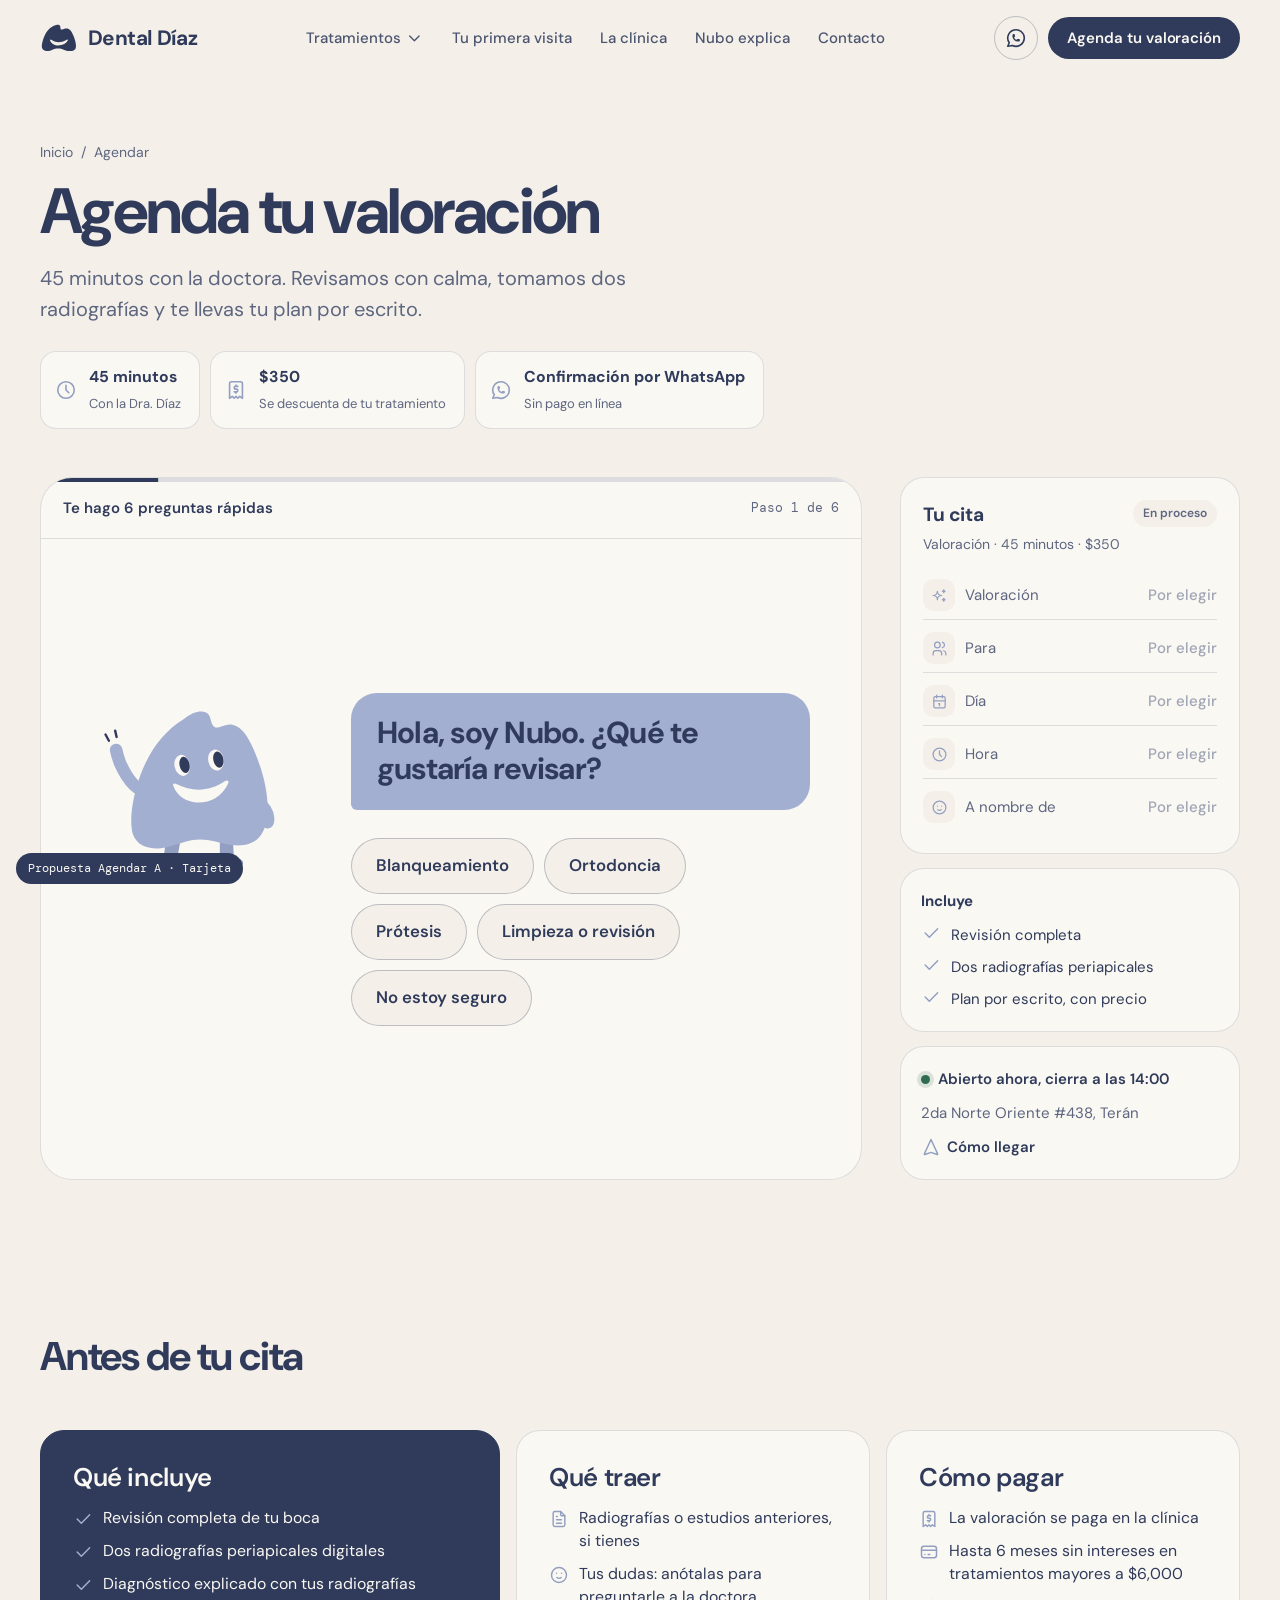
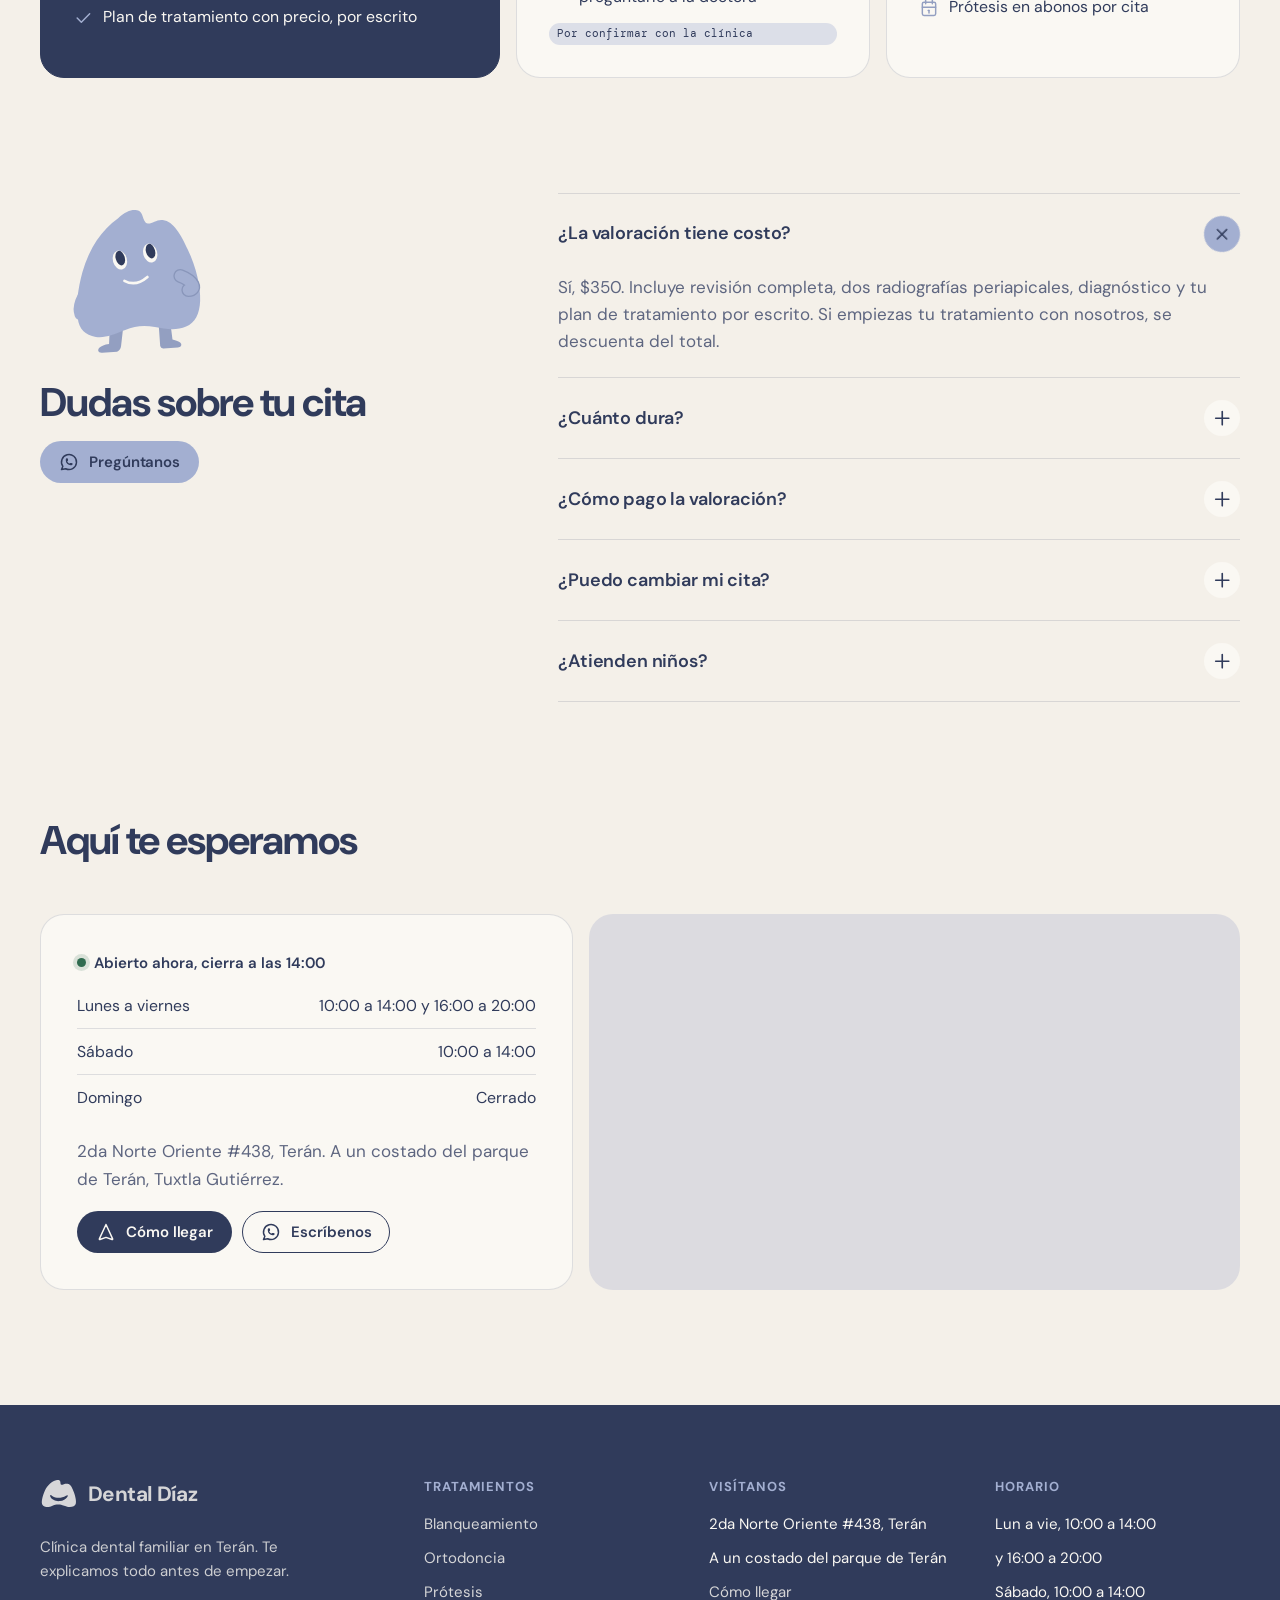
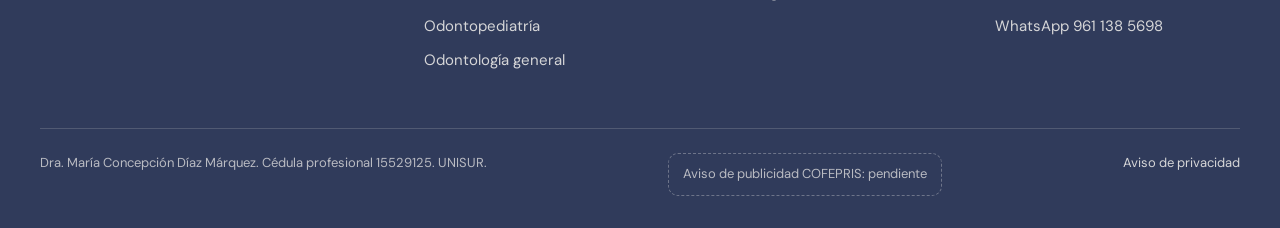
<file: agendar-a.html>
<!doctype html>
<html lang="es-MX">
<head>
<meta charset="utf-8">
<meta name="viewport" content="width=device-width, initial-scale=1">
<title>Agenda tu valoración · Dental Díaz · Agendar A · Tarjeta</title>
<meta name="description" content="Clínica dental familiar en Terán, Tuxtla Gutiérrez. Valoración con radiografías y plan por escrito. Blanqueamiento, ortodoncia, prótesis y odontopediatría.">
<meta name="robots" content="noindex">
<link rel="preconnect" href="https://fonts.googleapis.com">
<link rel="preconnect" href="https://fonts.gstatic.com" crossorigin>
<link href="https://fonts.googleapis.com/css2?family=DM+Mono:wght@400;500&family=DM+Sans:opsz,wght@9..40,400;9..40,500;9..40,600;9..40,700&display=swap" rel="stylesheet">
<link rel="stylesheet" href="assets/css/tokens.css">
<link rel="stylesheet" href="assets/css/components.css">
<link rel="stylesheet" href="assets/css/inicio.css">
<link rel="stylesheet" href="assets/css/agenda.css">
<style>
.propuesta-tag { position: fixed; left: 16px; bottom: 16px; z-index: 70; padding: 6px 12px; border-radius: 999px; background: var(--marino); color: var(--marfil); font-family: var(--font-mono); font-size: 0.75rem; }
@media (max-width: 960px) { .propuesta-tag { bottom: auto; top: 72px; left: auto; right: 12px; } }
.h1-hero { font-size: clamp(2.6rem, 1.5rem + 4.4vw, 5rem); letter-spacing: -0.04em; line-height: 1.02; font-weight: 700; margin: 0; text-wrap: balance; }
.h1-hero .subrayado { z-index: 0; }

.migas { display: flex; gap: 8px; align-items: center; font-size: 0.875rem; color: var(--texto-suave); }
.migas a { text-decoration: none; }
.migas a:hover { color: var(--marino); }
.ag-hero { padding-block: clamp(32px, 5vw, 64px) clamp(28px, 4vw, 48px); }
.ag-hero__grid { display: grid; gap: 0; }
.ag-hero h1 { margin: 16px 0 0; font-size: clamp(2.4rem, 1.6rem + 3vw, 4rem); letter-spacing: -0.04em; line-height: 1.02; font-weight: 700; }
.ag-hero .lead { margin-top: 18px; max-width: 46ch; }
.ag-datos { display: flex; flex-wrap: wrap; gap: 10px; margin-top: 26px; }
.ag-dato { display: flex; align-items: center; gap: 12px; padding: 12px 18px 12px 14px; border-radius: var(--r-md); background: var(--marfil); border: 1px solid var(--linea); }
.ag-dato .i { width: 22px; height: 22px; color: var(--lavanda-sombra); }
.ag-dato strong { display: block; font-size: 0.9875rem; }
.ag-dato small { color: var(--texto-suave); font-size: 0.8125rem; }
@media (max-width: 700px) { .ag-datos { display: grid; } }

.antes { display: grid; grid-template-columns: 1.3fr 1fr 1fr; gap: 16px; }
.antes > div { padding: clamp(22px, 3vw, 32px); border-radius: var(--r-lg); background: var(--marfil); border: 1px solid var(--linea); display: grid; gap: 14px; align-content: start; }
.antes > div:first-child { background: var(--marino); color: var(--marfil); border-color: var(--marino); }
.antes > div:first-child .texto { color: rgba(250, 248, 243, 0.78); }
.antes ul { list-style: none; margin: 0; padding: 0; display: grid; gap: 10px; }
.antes li { display: flex; gap: 10px; align-items: flex-start; font-size: 0.9875rem; line-height: 1.45; }
.antes li .i { width: 20px; height: 20px; flex: none; margin-top: 2px; color: var(--lavanda-sombra); }
.antes > div:first-child li .i { color: var(--lavanda); }
.por-confirmar { font-family: var(--font-mono); font-size: 0.6875rem; padding: 2px 8px; border-radius: 999px; background: rgba(163, 175, 209, 0.35); color: var(--marino); white-space: nowrap; }
@media (max-width: 900px) { .antes { grid-template-columns: 1fr; } }

.ag-faq { display: grid; grid-template-columns: 0.8fr 1.2fr; gap: clamp(28px, 5vw, 72px); align-items: start; }
.ag-faq__lado { display: grid; gap: 16px; justify-items: start; position: sticky; top: 110px; }
.ag-faq__lado .nubo { width: 200px; }
@media (max-width: 900px) { .ag-faq { grid-template-columns: 1fr; } .ag-faq__lado { position: static; } .ag-faq__lado .nubo { width: 130px; } }

.ag-lugar { display: grid; grid-template-columns: 0.9fr 1.1fr; gap: 16px; }
.ag-lugar__info { padding: clamp(24px, 3vw, 36px); border-radius: var(--r-lg); background: var(--marfil); border: 1px solid var(--linea); display: grid; gap: 18px; align-content: start; }
.ag-lugar .mapa { min-height: 360px; }
@media (max-width: 900px) { .ag-lugar { grid-template-columns: 1fr; } .ag-lugar .mapa { min-height: 280px; } }

.chat { min-height: calc(100svh - 76px); display: grid; grid-template-columns: 1fr 340px; gap: clamp(20px, 3vw, 40px); padding-block: clamp(20px, 3vw, 40px); align-items: stretch; }
.chat__escena { position: relative; display: grid; grid-template-rows: auto 1fr; border-radius: var(--r-xl); background: var(--marfil); border: 1px solid var(--linea); overflow: hidden; }
.chat__top { display: flex; align-items: center; gap: 14px; padding: 18px 22px; border-bottom: 1px solid var(--linea); }
.chat__top .mini-titulo { margin-right: auto; font-weight: 600; font-size: 0.9375rem; }
.chat__riel { position: absolute; left: 0; right: 0; top: 0; height: 4px; background: var(--niebla); }
.chat__barra { display: block; height: 100%; background: var(--marino); transform-origin: left; transform: scaleX(0.14); transition: transform 600ms var(--ease-out); }
.chat__contador { font-family: var(--font-mono); font-size: 0.8125rem; color: var(--texto-suave); }
.chat__cuerpo { display: grid; grid-template-columns: 220px 1fr; gap: clamp(16px, 3vw, 40px); padding: clamp(24px, 4vw, 56px); align-content: center; }
.chat__nubo { align-self: start; }
.chat__nubo .nubo { width: 220px; }
.chat__pregunta { margin: 0 0 28px; padding: 22px 26px; border-radius: 26px 26px 26px 6px; background: var(--lavanda); color: var(--marino); font-size: clamp(1.35rem, 1.1rem + 1vw, 2rem); font-weight: 700; letter-spacing: -0.025em; line-height: 1.2; max-width: 26ch; }
.chat__pregunta.entra { animation: burbuja-entra 520ms var(--ease-rebote) both; }
.chat__area.entra { animation: texto-entra 520ms var(--ease-out) 120ms both; }
.chat-opciones { display: flex; flex-wrap: wrap; gap: 10px; }
.chat-op { min-height: 56px; padding: 0 24px; border-radius: var(--r-pill); border: 1.5px solid var(--linea-fuerte); background: var(--crema); color: var(--texto); font-size: 1.05rem; font-weight: 600; cursor: pointer; transition: transform var(--dur-base) var(--ease-rebote), background var(--dur-rapida), color var(--dur-rapida), border-color var(--dur-rapida); }
.chat-op:hover { border-color: var(--marino); transform: translateY(-2px); }
.chat-op[aria-pressed="true"] { background: var(--marino); border-color: var(--marino); color: var(--marfil); }
.chat-op:disabled { opacity: 0.38; cursor: not-allowed; text-decoration: line-through; transform: none; }
.chat-op--hora { font-family: var(--font-mono); font-size: 0.9375rem; min-width: 90px; }
.chat-dias { display: flex; flex-wrap: wrap; gap: 10px; }
.chat-dias .dia { width: 84px; padding: 14px 0; }
.chat-campos { display: grid; gap: 16px; max-width: 460px; }
.chat-campos .btn { justify-self: start; }
.chat-final { display: flex; flex-wrap: wrap; gap: 12px; }
.chat__atras { display: inline-flex; align-items: center; gap: 6px; border: 0; background: none; cursor: pointer; font-weight: 600; font-size: 0.9375rem; color: var(--texto-suave); padding: 6px 0; }
.chat__atras:hover { color: var(--marino); }
.chat__atras[hidden] { display: none; }
.chat__atras .i { transform: scaleX(-1); }
.chat__lado { display: grid; gap: 14px; align-content: start; }
.tu-cita { padding: 22px; border-radius: var(--r-lg); background: var(--marfil); border: 1px solid var(--linea); display: grid; gap: 16px; transition: box-shadow var(--dur-base), border-color var(--dur-base); }
.tu-cita__cab { display: flex; justify-content: space-between; align-items: start; gap: 12px; }
.tu-cita h2 { margin: 0; font-size: 1.2rem; letter-spacing: -0.02em; }
.tu-cita__cab p { margin: 2px 0 0; font-size: 0.875rem; color: var(--texto-suave); }
.tu-cita__estado { font-size: 0.75rem; font-weight: 600; padding: 4px 10px; border-radius: 999px; background: var(--crema); color: var(--texto-suave); white-space: nowrap; }
.tu-cita ul { list-style: none; margin: 0; padding: 0; display: grid; gap: 4px; }
.tu-cita li { display: grid; grid-template-columns: 32px auto 1fr; gap: 10px; align-items: center; padding: 8px 0; font-size: 0.9375rem; border-bottom: 1px solid var(--linea); }
.tu-cita li:last-child { border-bottom: 0; }
.tu-cita li > span:nth-child(2) { color: var(--texto-suave); }
.tu-cita li strong { text-align: right; font-weight: 600; color: #A0A5B5; font-weight: 500; }
.tu-cita li.lleno strong { color: var(--marino); font-weight: 600; animation: texto-entra 400ms var(--ease-out) both; }
.tu-cita__ic { width: 32px; height: 32px; border-radius: 10px; display: grid; place-items: center; background: var(--crema); color: var(--lavanda-sombra); }
.tu-cita__ic .i { width: 17px; height: 17px; }
.tu-cita li.lleno .tu-cita__ic { background: var(--marino); color: var(--marfil); animation: pop 420ms var(--ease-rebote) both; }
@keyframes pop { from { transform: scale(0.6); } to { transform: none; } }
.chat.confirmado .tu-cita { border-color: var(--marino); box-shadow: 0 0 0 3px var(--lavanda); }
.chat.confirmado .tu-cita__estado { background: var(--marino); color: var(--marfil); }

.conv { display: grid; grid-template-columns: minmax(0, 1fr) 320px; gap: clamp(20px, 3vw, 40px); align-items: start; }
.conv__ventana { display: grid; grid-template-rows: auto 1fr auto; height: min(700px, calc(100svh - 120px)); border-radius: var(--r-xl); background: var(--marfil); border: 1px solid var(--linea); overflow: hidden; box-shadow: var(--sombra-suave); }
.conv__cab { display: flex; align-items: center; gap: 12px; padding: 12px 18px; border-bottom: 1px solid var(--linea); background: var(--marfil); }
.conv__avatar { width: 46px; height: 46px; border-radius: 50%; background: var(--crema); border: 1px solid var(--linea); display: grid; place-items: end center; overflow: hidden; flex: none; }
.conv__avatar .nubo { width: 42px; margin-bottom: -10px; }
.conv__cab strong { display: block; font-size: 1rem; }
.conv__cab small { font-size: 0.8125rem; color: var(--ok); }
.conv__cab [data-conv-contador] { margin-left: auto; font-family: var(--font-mono); font-size: 0.8125rem; color: var(--texto-suave); }
.conv__hilo { overflow-y: auto; padding: 22px clamp(14px, 3vw, 28px); display: flex; flex-direction: column; gap: 8px; background: radial-gradient(circle at 1px 1px, rgba(48, 59, 91, 0.06) 1px, transparent 0) 0 0 / 18px 18px, var(--crema); scroll-behavior: smooth; }
.msg { flex-shrink: 0; max-width: min(78%, 460px); padding: 11px 15px; border-radius: 18px; font-size: 1rem; line-height: 1.45; animation: msg-entra 360ms var(--ease-rebote) both; }
.msg--nubo { align-self: flex-start; background: var(--marfil); color: var(--texto); border-bottom-left-radius: 6px; box-shadow: 0 1px 2px rgba(48, 59, 91, 0.08); }
.msg--yo { align-self: flex-end; background: var(--marino); color: var(--marfil); border-bottom-right-radius: 6px; display: grid; justify-items: end; gap: 2px; transform-origin: right bottom; }
.msg__cambiar { border: 0; background: none; padding: 0; font: inherit; font-size: 0.75rem; color: var(--lavanda); cursor: pointer; text-decoration: underline; text-underline-offset: 2px; }
.msg--escribe { display: flex; gap: 5px; padding: 15px 16px; }
.msg--escribe i { width: 7px; height: 7px; border-radius: 50%; background: var(--lavanda-sombra); animation: punto 1s infinite ease-in-out; }
.msg--escribe i:nth-child(2) { animation-delay: 0.15s; } .msg--escribe i:nth-child(3) { animation-delay: 0.3s; }
@keyframes punto { 0%, 60%, 100% { transform: translateY(0); opacity: 0.5; } 30% { transform: translateY(-4px); opacity: 1; } }
@keyframes msg-entra { from { opacity: 0; transform: translateY(10px) scale(0.96); } to { opacity: 1; transform: none; } }
.msg--tarjeta { padding: 0; overflow: hidden; width: min(78%, 380px); }
.conv-resumen__cab { display: flex; justify-content: space-between; padding: 14px 16px; background: var(--marino); color: var(--marfil); font-size: 0.95rem; }
.conv-resumen__cab span { font-family: var(--font-mono); font-size: 0.8125rem; color: var(--lavanda); }
.conv-resumen ul { list-style: none; margin: 0; padding: 6px 16px 10px; }
.conv-resumen li { display: flex; justify-content: space-between; gap: 12px; padding: 7px 0; border-bottom: 1px solid var(--linea); font-size: 0.9rem; }
.conv-resumen li:last-child { border-bottom: 0; }
.conv-resumen li span { color: var(--texto-suave); }
.conv-resumen li strong { text-align: right; }
.conv__entrada { padding: 14px clamp(14px, 3vw, 22px) 16px; border-top: 1px solid var(--linea); background: var(--marfil); min-height: 76px; display: grid; align-content: center; }
.conv__entrada.lista > * { animation: texto-entra 380ms var(--ease-out) both; }
.conv-ops { display: flex; flex-wrap: wrap; gap: 8px; }
.conv .chat-op { min-height: 46px; padding: 0 18px; font-size: 0.975rem; }
.conv-dias { display: flex; gap: 8px; overflow-x: auto; scrollbar-width: none; }
.conv-dias .dia { flex: none; width: 70px; padding: 10px 0; }
.conv-horas { display: grid; gap: 10px; }
.conv-horas__g { display: grid; gap: 6px; }
.conv-horas__g > span { font-size: 0.8125rem; font-weight: 600; color: var(--texto-suave); }
.conv .chat-op--hora { min-width: 78px; padding: 0 12px; }
.conv-campos { display: grid; grid-template-columns: 1fr 1fr auto; gap: 10px; align-items: end; }
.conv-campos .campo input { height: 50px; }
.conv-enviar { width: 50px; height: 50px; min-height: 50px; padding: 0; border-radius: 50%; }
.conv-error { font-size: 0.8125rem; color: var(--error); font-weight: 600; }
.conv-error:empty { display: none; }
.conv-final { display: flex; flex-wrap: wrap; gap: 10px; }
.conv__lado { display: grid; gap: 14px; position: sticky; top: 100px; }
.conv__lado .nubo { width: 200px; justify-self: center; }
@media (max-width: 1000px) {
  .conv { grid-template-columns: 1fr; }
  .conv__lado { position: static; }
  .conv__lado .nubo { display: none; }
  .conv__ventana { height: calc(100svh - 96px); border-radius: var(--r-lg); }
  .conv-campos { grid-template-columns: 1fr auto; }
  .conv-campos .campo:first-child { grid-column: 1 / -1; }
  .msg { max-width: 86%; }
}
.mini-info { padding: 20px; border-radius: var(--r-lg); background: var(--marfil); border: 1px solid var(--linea); display: grid; gap: 10px; font-size: 0.9375rem; }
.mini-info li { display: flex; gap: 10px; }
.mini-info ul { list-style: none; margin: 0; padding: 0; display: grid; gap: 8px; }
.mini-info .i { width: 20px; height: 20px; color: var(--lavanda-sombra); flex: none; }
@keyframes texto-entra { from { opacity: 0; transform: translateY(14px); } to { opacity: 1; transform: none; } }
@media (max-width: 1000px) {
  .chat { grid-template-columns: 1fr; min-height: 0; }
  .chat__cuerpo { grid-template-columns: 1fr; padding: 22px; }
  .chat__nubo { display: flex; align-items: flex-end; gap: 12px; }
  .chat__nubo .nubo { width: 96px; }
  .chat__pregunta { font-size: 1.3rem; margin-bottom: 20px; }
  .chat-op { min-height: 50px; padding: 0 18px; font-size: 1rem; }
  .chat-dias { flex-wrap: nowrap; overflow-x: auto; scrollbar-width: none; margin-inline: -22px; padding-inline: 22px; }
  .chat-dias .dia { flex: none; width: 74px; }
}

</style>
</head>
<body>
<header class="nav">
  <div class="contenedor nav__fila">
    <a class="logo" href="#" aria-label="Dental Díaz, inicio"><img src="assets/img/simbolo-marino.svg" alt=""><span>Dental Díaz</span></a>
    <ul class="nav__menu">
      <li><a class="tiene-sub" href="#tratamientos">Tratamientos <svg class="i" aria-hidden="true"><use href="#i-chevron-down"/></svg></a></li>
      <li><a href="#primera-visita">Tu primera visita</a></li>
      <li><a href="#clinica">La clínica</a></li>
      <li><a href="#">Nubo explica</a></li>
      <li><a href="#visitanos">Contacto</a></li>
    </ul>
    <div class="nav__acciones">
      <a class="icono-btn" href="https://wa.me/529611385698?text=Hola%2C%20quiero%20informes%20de%20una%20valoraci%C3%B3n" target="_blank" rel="noopener" aria-label="Escríbenos por WhatsApp"><svg class="i" aria-hidden="true"><use href="#i-brand-whatsapp"/></svg></a>
      <a class="btn btn--primario btn--chico" href="#agenda" aria-current="page">Agenda tu valoración</a>
      <button class="icono-btn nav__hamburguesa" aria-label="Abrir menú" aria-expanded="false"><svg class="i" aria-hidden="true"><use href="#i-menu-2"/></svg></button>
    </div>
  </div>
  <nav class="menu-movil" aria-label="Menú">
    <a href="#tratamientos">Tratamientos</a>
    <a href="#primera-visita">Tu primera visita</a>
    <a href="#clinica">La clínica</a>
    <a href="#">Nubo explica</a>
    <a href="#visitanos">Contacto</a>
    <a class="btn btn--primario" href="#agenda" aria-current="page">Agenda tu valoración</a>
  </nav>
</header>
<div class="propuesta-tag">Propuesta Agendar A · Tarjeta</div>
<main>
<section class="ag-hero"><div class="contenedor ag-hero__grid">
  <nav class="migas" aria-label="Ruta"><a href="index.html">Inicio</a><span aria-hidden="true">/</span><span aria-current="page">Agendar</span></nav>
  <h1 data-palabras>Agenda tu valoración</h1>
  <p class="lead">45 minutos con la doctora. Revisamos con calma, tomamos dos radiografías y te llevas tu plan por escrito.</p>
  <div class="ag-datos">
    <div class="ag-dato"><svg class="i" aria-hidden="true"><use href="#i-clock"/></svg><div><strong>45 minutos</strong><small>Con la Dra. Díaz</small></div></div>
    <div class="ag-dato"><svg class="i" aria-hidden="true"><use href="#i-receipt-2"/></svg><div><strong>$350</strong><small>Se descuenta de tu tratamiento</small></div></div>
    <div class="ag-dato"><svg class="i" aria-hidden="true"><use href="#i-brand-whatsapp"/></svg><div><strong>Confirmación por WhatsApp</strong><small>Sin pago en línea</small></div></div>
  </div>
</div></section>
<section class="contenedor chat" id="agenda" data-chat-agenda style="min-height: 0; padding-top: 0; scroll-margin-top: 90px">
  <div class="chat__escena">
    <div class="chat__riel"><span class="chat__barra" data-chat-barra></span></div>
    <div class="chat__top">
      <span class="mini-titulo">Te hago 6 preguntas rápidas</span>
      <span class="chat__contador" data-chat-contador>Paso 1 de 6</span>
    </div>
    <div class="chat__cuerpo">
      <div class="chat__nubo"><div class="nubo" data-nubo="saluda" data-chat-nubo data-mirada data-saluda aria-label="Nubo"></div></div>
      <div>
        <h2 class="chat__pregunta" data-chat-pregunta aria-live="polite">Hola, soy Nubo. ¿Qué te gustaría revisar?</h2>
        <div class="chat__area" data-chat-area></div>
        <button type="button" class="chat__atras" data-chat-atras hidden><svg class="i" aria-hidden="true"><use href="#i-arrow-right"/></svg> Atrás</button>
      </div>
    </div>
  </div>
  <aside class="chat__lado">
    <div class="tu-cita"><div class="tu-cita__cab"><div><h2>Tu cita</h2><p>Valoración · 45 minutos · $350</p></div><span class="tu-cita__estado" data-cita-estado>En proceso</span></div><ul data-chat-ticket></ul></div>
    <div class="mini-info"><strong>Incluye</strong><ul><li><svg class="i" aria-hidden="true"><use href="#i-check"/></svg> Revisión completa</li><li><svg class="i" aria-hidden="true"><use href="#i-check"/></svg> Dos radiografías periapicales</li><li><svg class="i" aria-hidden="true"><use href="#i-check"/></svg> Plan por escrito, con precio</li></ul></div>
    <div class="mini-info"><span class="estado-abierto" data-abierto>Horario</span><span class="texto chico">2da Norte Oriente #438, Terán</span><a class="enlace" href="https://share.google/V82Wj5DA7v3PU01So" target="_blank" rel="noopener"><svg class="i" aria-hidden="true"><use href="#i-navigation"/></svg> Cómo llegar</a></div>
  </aside>
</section>

<section class="seccion"><div class="contenedor">
  <div class="titular revela"><h2 class="h2">Antes de tu cita</h2></div>
  <div class="antes" data-escalonar>
    <div class="revela"><h3 class="h3" style="margin:0">Qué incluye</h3><ul><li><svg class="i" aria-hidden="true"><use href="#i-check"/></svg> Revisión completa de tu boca</li><li><svg class="i" aria-hidden="true"><use href="#i-check"/></svg> Dos radiografías periapicales digitales</li><li><svg class="i" aria-hidden="true"><use href="#i-check"/></svg> Diagnóstico explicado con tus radiografías</li><li><svg class="i" aria-hidden="true"><use href="#i-check"/></svg> Plan de tratamiento con precio, por escrito</li></ul></div>
    <div class="revela"><h3 class="h3" style="margin:0">Qué traer</h3><ul><li><svg class="i" aria-hidden="true"><use href="#i-file-text"/></svg> Radiografías o estudios anteriores, si tienes</li><li><svg class="i" aria-hidden="true"><use href="#i-mood-smile"/></svg> Tus dudas: anótalas para preguntarle a la doctora</li></ul><span class="por-confirmar">Por confirmar con la clínica</span></div>
    <div class="revela"><h3 class="h3" style="margin:0">Cómo pagar</h3><ul><li><svg class="i" aria-hidden="true"><use href="#i-receipt-2"/></svg> La valoración se paga en la clínica</li><li><svg class="i" aria-hidden="true"><use href="#i-credit-card"/></svg> Hasta 6 meses sin intereses en tratamientos mayores a $6,000</li><li><svg class="i" aria-hidden="true"><use href="#i-calendar"/></svg> Prótesis en abonos por cita</li></ul></div>
  </div>
</div></section>
<section class="seccion" style="padding-top: 0"><div class="contenedor ag-faq">
  <div class="ag-faq__lado revela"><div class="nubo" data-nubo="piensa" data-mirada aria-label="Nubo"></div><h2 class="h2">Dudas sobre tu cita</h2><a class="btn btn--whatsapp btn--chico" href="https://wa.me/529611385698?text=Hola%2C%20quiero%20informes%20de%20una%20valoraci%C3%B3n" target="_blank" rel="noopener"><svg class="i" aria-hidden="true"><use href="#i-brand-whatsapp"/></svg> Pregúntanos</a></div>
  <div class="revela"><div class="faq"><div class="faq__item abierto"><button class="faq__pregunta" aria-expanded="true">¿La valoración tiene costo?<span class="faq__mas"><svg class="i" aria-hidden="true"><use href="#i-plus"/></svg></span></button><div class="faq__respuesta"><div><p>Sí, $350. Incluye revisión completa, dos radiografías periapicales, diagnóstico y tu plan de tratamiento por escrito. Si empiezas tu tratamiento con nosotros, se descuenta del total.</p></div></div></div><div class="faq__item"><button class="faq__pregunta" aria-expanded="false">¿Cuánto dura?<span class="faq__mas"><svg class="i" aria-hidden="true"><use href="#i-plus"/></svg></span></button><div class="faq__respuesta"><div><p>45 minutos.</p></div></div></div><div class="faq__item"><button class="faq__pregunta" aria-expanded="false">¿Cómo pago la valoración?<span class="faq__mas"><svg class="i" aria-hidden="true"><use href="#i-plus"/></svg></span></button><div class="faq__respuesta"><div><p>En la clínica, el día de tu cita. No hay pago en línea.</p></div></div></div><div class="faq__item"><button class="faq__pregunta" aria-expanded="false">¿Puedo cambiar mi cita?<span class="faq__mas"><svg class="i" aria-hidden="true"><use href="#i-plus"/></svg></span></button><div class="faq__respuesta"><div><p>Sí. Escríbenos por WhatsApp al 961 138 5698 y te damos otro horario.</p></div></div></div><div class="faq__item"><button class="faq__pregunta" aria-expanded="false">¿Atienden niños?<span class="faq__mas"><svg class="i" aria-hidden="true"><use href="#i-plus"/></svg></span></button><div class="faq__respuesta"><div><p>Sí. Al agendar, elige "Para un niño" y le damos el tiempo que necesite.</p></div></div></div></div></div>
</div></section>
<section class="seccion" style="padding-top: 0"><div class="contenedor">
<div class="titular revela"><h2 class="h2">Aquí te esperamos</h2></div>
<div class="ag-lugar">
  <div class="ag-lugar__info revela">
    <span class="estado-abierto" data-abierto>Horario</span>
    <ul class="horario tabular"><li><span>Lunes a viernes</span><span>10:00 a 14:00 y 16:00 a 20:00</span></li><li><span>Sábado</span><span>10:00 a 14:00</span></li><li><span>Domingo</span><span>Cerrado</span></li></ul>
    <p class="texto">2da Norte Oriente #438, Terán. A un costado del parque de Terán, Tuxtla Gutiérrez.</p>
    <div style="display:flex; flex-wrap: wrap; gap: 10px"><a class="btn btn--primario btn--chico" href="https://share.google/V82Wj5DA7v3PU01So" target="_blank" rel="noopener"><svg class="i" aria-hidden="true"><use href="#i-navigation"/></svg> Cómo llegar</a><a class="btn btn--secundario btn--chico" href="https://wa.me/529611385698?text=Hola%2C%20quiero%20informes%20de%20una%20valoraci%C3%B3n" target="_blank" rel="noopener"><svg class="i" aria-hidden="true"><use href="#i-brand-whatsapp"/></svg> Escríbenos</a></div>
  </div>
  <div class="mapa revela"><iframe src="https://maps.google.com/maps?q=2da%20Norte%20Oriente%20438%2C%20Ter%C3%A1n%2C%20Tuxtla%20Guti%C3%A9rrez%2C%20Chiapas&z=16&output=embed" loading="lazy" title="Mapa de Dental Díaz en Terán" referrerpolicy="no-referrer-when-downgrade"></iframe></div>
</div></div></section>
</main>
<footer class="pie">
  <div class="contenedor">
    <div class="pie__grid">
      <div>
        <a class="logo" href="#" style="color: var(--marfil)"><img src="assets/img/simbolo-marino.svg" alt="" style="filter: brightness(0) invert(0.97) sepia(0.06)"><span>Dental Díaz</span></a>
        <p style="margin: 18px 0 0; font-size: .9375rem; opacity: .78; max-width: 32ch">Clínica dental familiar en Terán. Te explicamos todo antes de empezar.</p>
      </div>
      <div><h4>Tratamientos</h4><ul><li><a href="#">Blanqueamiento</a></li><li><a href="#">Ortodoncia</a></li><li><a href="#">Prótesis</a></li><li><a href="#">Odontopediatría</a></li><li><a href="#">Odontología general</a></li></ul></div>
      <div><h4>Visítanos</h4><ul><li>2da Norte Oriente #438, Terán</li><li>A un costado del parque de Terán</li><li><a href="https://share.google/V82Wj5DA7v3PU01So" target="_blank" rel="noopener">Cómo llegar</a></li></ul></div>
      <div><h4>Horario</h4><ul><li class="tabular">Lun a vie, 10:00 a 14:00</li><li class="tabular">y 16:00 a 20:00</li><li class="tabular">Sábado, 10:00 a 14:00</li><li><a href="https://wa.me/529611385698?text=Hola%2C%20quiero%20informes%20de%20una%20valoraci%C3%B3n" target="_blank" rel="noopener">WhatsApp 961 138 5698</a></li></ul></div>
    </div>
    <div class="pie__legal">
      <span>Dra. María Concepción Díaz Márquez. Cédula profesional 15529125. UNISUR.</span>
      <span class="pie__cofepris">Aviso de publicidad COFEPRIS: pendiente</span>
      <span><a href="#">Aviso de privacidad</a></span>
    </div>
  </div>
</footer>
<div class="barra-movil">
  <a class="btn btn--primario" href="#agenda" aria-current="page">Agenda tu valoración</a>
  <a class="btn btn--whatsapp" href="https://wa.me/529611385698?text=Hola%2C%20quiero%20informes%20de%20una%20valoraci%C3%B3n" target="_blank" rel="noopener" aria-label="WhatsApp"><svg class="i" aria-hidden="true"><use href="#i-brand-whatsapp"/></svg></a>
</div>
<script src="assets/js/iconos.js"></script>
<script src="assets/js/nubo-states.js"></script>
<script src="assets/js/nubo.js"></script>
<script src="assets/js/ui.js"></script>
<script src="assets/js/inicio.js"></script>
<script src="assets/js/agenda.js"></script>
<style>@media (max-width: 960px) { .barra-movil { display: none !important; } body { padding-bottom: 0 !important; } }</style><script src="assets/js/agenda-chat.js"></script>
</body>
</html>
</file>
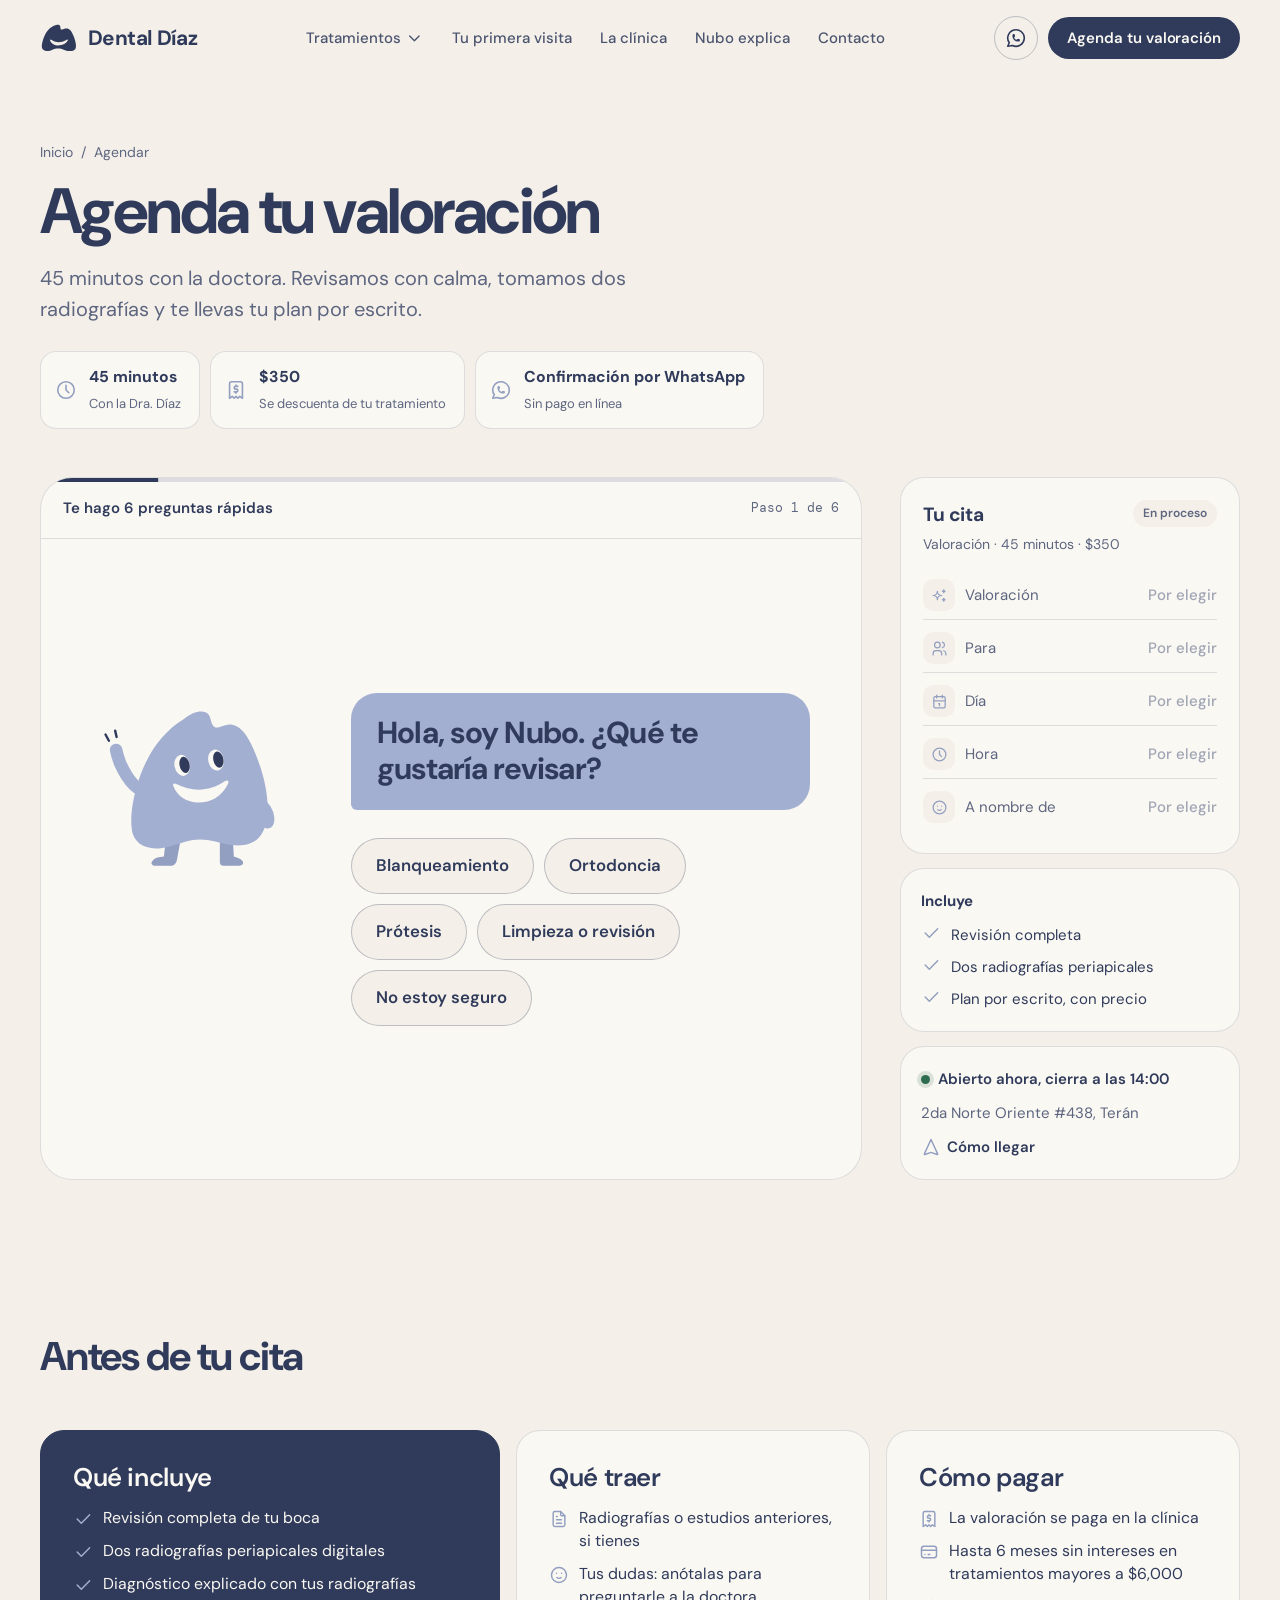
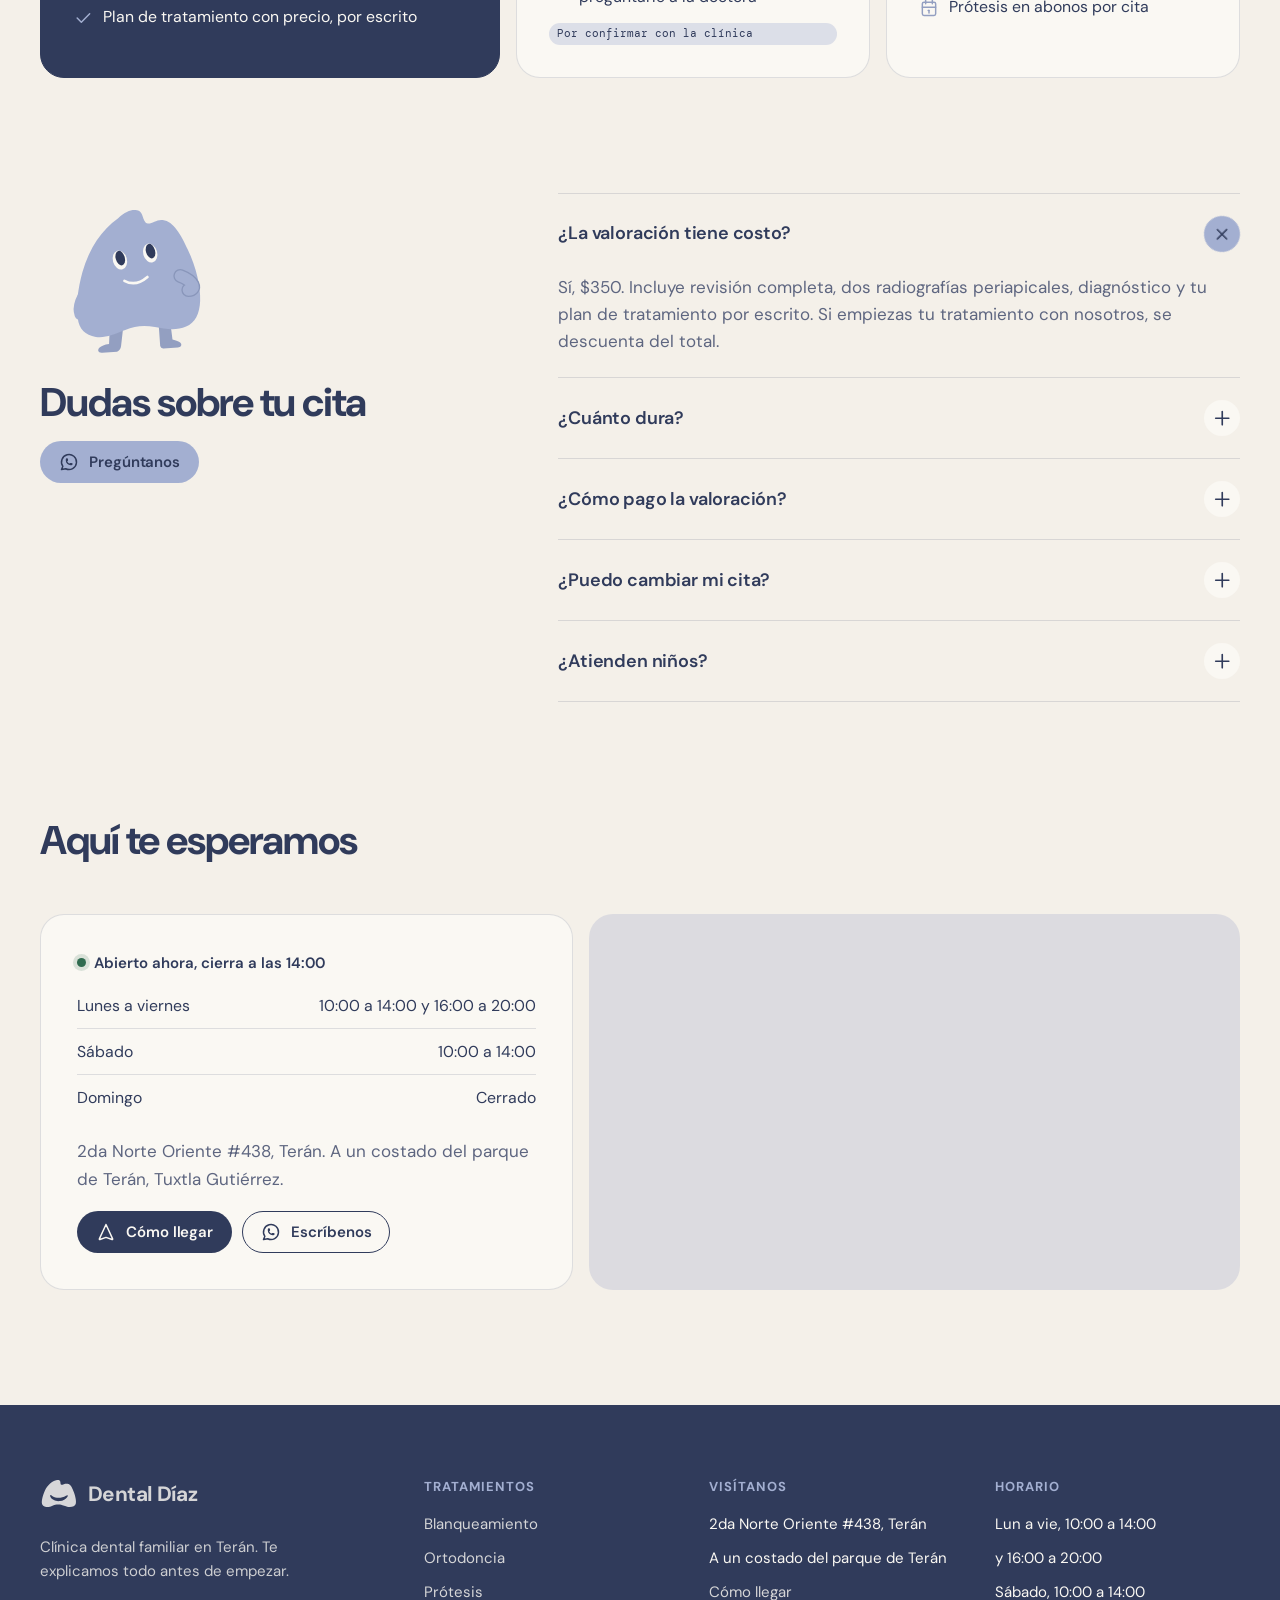
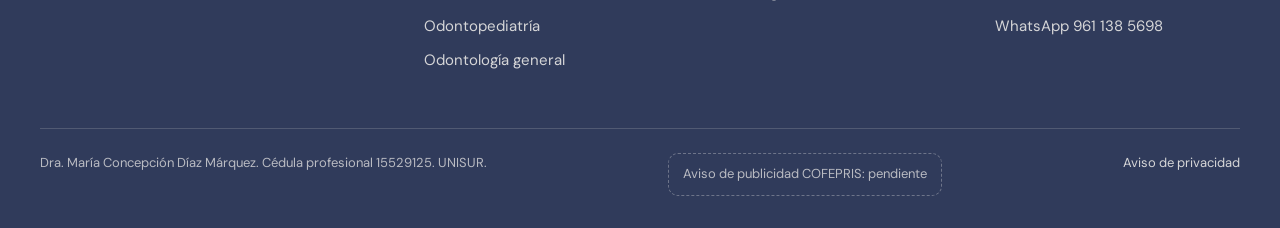
<file: agendar.html>
<!doctype html>
<html lang="es-MX">
<head>
<meta charset="utf-8">
<meta name="viewport" content="width=device-width, initial-scale=1">
<title>Agenda tu valoración · Dental Díaz</title>
<meta name="description" content="Clínica dental familiar en Terán, Tuxtla Gutiérrez. Valoración con radiografías y plan por escrito. Blanqueamiento, ortodoncia, prótesis y odontopediatría.">
<meta name="robots" content="noindex">
<link rel="preconnect" href="https://fonts.googleapis.com">
<link rel="preconnect" href="https://fonts.gstatic.com" crossorigin>
<link href="https://fonts.googleapis.com/css2?family=DM+Mono:wght@400;500&family=DM+Sans:opsz,wght@9..40,400;9..40,500;9..40,600;9..40,700&display=swap" rel="stylesheet">
<link rel="stylesheet" href="assets/css/tokens.css">
<link rel="stylesheet" href="assets/css/components.css">
<link rel="stylesheet" href="assets/css/inicio.css">
<link rel="stylesheet" href="assets/css/agenda.css">
<style>
.propuesta-tag { position: fixed; left: 16px; bottom: 16px; z-index: 70; padding: 6px 12px; border-radius: 999px; background: var(--marino); color: var(--marfil); font-family: var(--font-mono); font-size: 0.75rem; }
@media (max-width: 960px) { .propuesta-tag { bottom: auto; top: 72px; left: auto; right: 12px; } }
.h1-hero { font-size: clamp(2.6rem, 1.5rem + 4.4vw, 5rem); letter-spacing: -0.04em; line-height: 1.02; font-weight: 700; margin: 0; text-wrap: balance; }
.h1-hero .subrayado { z-index: 0; }

.migas { display: flex; gap: 8px; align-items: center; font-size: 0.875rem; color: var(--texto-suave); }
.migas a { text-decoration: none; }
.migas a:hover { color: var(--marino); }
.ag-hero { padding-block: clamp(32px, 5vw, 64px) clamp(28px, 4vw, 48px); }
.ag-hero__grid { display: grid; gap: 0; }
.ag-hero h1 { margin: 16px 0 0; font-size: clamp(2.4rem, 1.6rem + 3vw, 4rem); letter-spacing: -0.04em; line-height: 1.02; font-weight: 700; }
.ag-hero .lead { margin-top: 18px; max-width: 46ch; }
.ag-datos { display: flex; flex-wrap: wrap; gap: 10px; margin-top: 26px; }
.ag-dato { display: flex; align-items: center; gap: 12px; padding: 12px 18px 12px 14px; border-radius: var(--r-md); background: var(--marfil); border: 1px solid var(--linea); }
.ag-dato .i { width: 22px; height: 22px; color: var(--lavanda-sombra); }
.ag-dato strong { display: block; font-size: 0.9875rem; }
.ag-dato small { color: var(--texto-suave); font-size: 0.8125rem; }
@media (max-width: 700px) { .ag-datos { display: grid; } }

.antes { display: grid; grid-template-columns: 1.3fr 1fr 1fr; gap: 16px; }
.antes > div { padding: clamp(22px, 3vw, 32px); border-radius: var(--r-lg); background: var(--marfil); border: 1px solid var(--linea); display: grid; gap: 14px; align-content: start; }
.antes > div:first-child { background: var(--marino); color: var(--marfil); border-color: var(--marino); }
.antes > div:first-child .texto { color: rgba(250, 248, 243, 0.78); }
.antes ul { list-style: none; margin: 0; padding: 0; display: grid; gap: 10px; }
.antes li { display: flex; gap: 10px; align-items: flex-start; font-size: 0.9875rem; line-height: 1.45; }
.antes li .i { width: 20px; height: 20px; flex: none; margin-top: 2px; color: var(--lavanda-sombra); }
.antes > div:first-child li .i { color: var(--lavanda); }
.por-confirmar { font-family: var(--font-mono); font-size: 0.6875rem; padding: 2px 8px; border-radius: 999px; background: rgba(163, 175, 209, 0.35); color: var(--marino); white-space: nowrap; }
@media (max-width: 900px) { .antes { grid-template-columns: 1fr; } }

.ag-faq { display: grid; grid-template-columns: 0.8fr 1.2fr; gap: clamp(28px, 5vw, 72px); align-items: start; }
.ag-faq__lado { display: grid; gap: 16px; justify-items: start; position: sticky; top: 110px; }
.ag-faq__lado .nubo { width: 200px; }
@media (max-width: 900px) { .ag-faq { grid-template-columns: 1fr; } .ag-faq__lado { position: static; } .ag-faq__lado .nubo { width: 130px; } }

.ag-lugar { display: grid; grid-template-columns: 0.9fr 1.1fr; gap: 16px; }
.ag-lugar__info { padding: clamp(24px, 3vw, 36px); border-radius: var(--r-lg); background: var(--marfil); border: 1px solid var(--linea); display: grid; gap: 18px; align-content: start; }
.ag-lugar .mapa { min-height: 360px; }
@media (max-width: 900px) { .ag-lugar { grid-template-columns: 1fr; } .ag-lugar .mapa { min-height: 280px; } }

.chat { min-height: calc(100svh - 76px); display: grid; grid-template-columns: 1fr 340px; gap: clamp(20px, 3vw, 40px); padding-block: clamp(20px, 3vw, 40px); align-items: stretch; }
.chat__escena { position: relative; display: grid; grid-template-rows: auto 1fr; border-radius: var(--r-xl); background: var(--marfil); border: 1px solid var(--linea); overflow: hidden; }
.chat__top { display: flex; align-items: center; gap: 14px; padding: 18px 22px; border-bottom: 1px solid var(--linea); }
.chat__top .mini-titulo { margin-right: auto; font-weight: 600; font-size: 0.9375rem; }
.chat__riel { position: absolute; left: 0; right: 0; top: 0; height: 4px; background: var(--niebla); }
.chat__barra { display: block; height: 100%; background: var(--marino); transform-origin: left; transform: scaleX(0.14); transition: transform 600ms var(--ease-out); }
.chat__contador { font-family: var(--font-mono); font-size: 0.8125rem; color: var(--texto-suave); }
.chat__cuerpo { display: grid; grid-template-columns: 220px 1fr; gap: clamp(16px, 3vw, 40px); padding: clamp(24px, 4vw, 56px); align-content: center; }
.chat__nubo { align-self: start; }
.chat__nubo .nubo { width: 220px; }
.chat__pregunta { margin: 0 0 28px; padding: 22px 26px; border-radius: 26px 26px 26px 6px; background: var(--lavanda); color: var(--marino); font-size: clamp(1.35rem, 1.1rem + 1vw, 2rem); font-weight: 700; letter-spacing: -0.025em; line-height: 1.2; max-width: 26ch; }
.chat__pregunta.entra { animation: burbuja-entra 520ms var(--ease-rebote) both; }
.chat__area.entra { animation: texto-entra 520ms var(--ease-out) 120ms both; }
.chat-opciones { display: flex; flex-wrap: wrap; gap: 10px; }
.chat-op { min-height: 56px; padding: 0 24px; border-radius: var(--r-pill); border: 1.5px solid var(--linea-fuerte); background: var(--crema); color: var(--texto); font-size: 1.05rem; font-weight: 600; cursor: pointer; transition: transform var(--dur-base) var(--ease-rebote), background var(--dur-rapida), color var(--dur-rapida), border-color var(--dur-rapida); }
.chat-op:hover { border-color: var(--marino); transform: translateY(-2px); }
.chat-op[aria-pressed="true"] { background: var(--marino); border-color: var(--marino); color: var(--marfil); }
.chat-op:disabled { opacity: 0.38; cursor: not-allowed; text-decoration: line-through; transform: none; }
.chat-op--hora { font-family: var(--font-mono); font-size: 0.9375rem; min-width: 90px; }
.chat-dias { display: flex; flex-wrap: wrap; gap: 10px; }
.chat-dias .dia { width: 84px; padding: 14px 0; }
.chat-campos { display: grid; gap: 16px; max-width: 460px; }
.chat-campos .btn { justify-self: start; }
.chat-final { display: flex; flex-wrap: wrap; gap: 12px; }
.chat__atras { display: inline-flex; align-items: center; gap: 6px; border: 0; background: none; cursor: pointer; font-weight: 600; font-size: 0.9375rem; color: var(--texto-suave); padding: 6px 0; }
.chat__atras:hover { color: var(--marino); }
.chat__atras[hidden] { display: none; }
.chat__atras .i { transform: scaleX(-1); }
.chat__lado { display: grid; gap: 14px; align-content: start; }
.tu-cita { padding: 22px; border-radius: var(--r-lg); background: var(--marfil); border: 1px solid var(--linea); display: grid; gap: 16px; transition: box-shadow var(--dur-base), border-color var(--dur-base); }
.tu-cita__cab { display: flex; justify-content: space-between; align-items: start; gap: 12px; }
.tu-cita h2 { margin: 0; font-size: 1.2rem; letter-spacing: -0.02em; }
.tu-cita__cab p { margin: 2px 0 0; font-size: 0.875rem; color: var(--texto-suave); }
.tu-cita__estado { font-size: 0.75rem; font-weight: 600; padding: 4px 10px; border-radius: 999px; background: var(--crema); color: var(--texto-suave); white-space: nowrap; }
.tu-cita ul { list-style: none; margin: 0; padding: 0; display: grid; gap: 4px; }
.tu-cita li { display: grid; grid-template-columns: 32px auto 1fr; gap: 10px; align-items: center; padding: 8px 0; font-size: 0.9375rem; border-bottom: 1px solid var(--linea); }
.tu-cita li:last-child { border-bottom: 0; }
.tu-cita li > span:nth-child(2) { color: var(--texto-suave); }
.tu-cita li strong { text-align: right; font-weight: 600; color: #A0A5B5; font-weight: 500; }
.tu-cita li.lleno strong { color: var(--marino); font-weight: 600; animation: texto-entra 400ms var(--ease-out) both; }
.tu-cita__ic { width: 32px; height: 32px; border-radius: 10px; display: grid; place-items: center; background: var(--crema); color: var(--lavanda-sombra); }
.tu-cita__ic .i { width: 17px; height: 17px; }
.tu-cita li.lleno .tu-cita__ic { background: var(--marino); color: var(--marfil); animation: pop 420ms var(--ease-rebote) both; }
@keyframes pop { from { transform: scale(0.6); } to { transform: none; } }
.chat.confirmado .tu-cita { border-color: var(--marino); box-shadow: 0 0 0 3px var(--lavanda); }
.chat.confirmado .tu-cita__estado { background: var(--marino); color: var(--marfil); }

.conv { display: grid; grid-template-columns: minmax(0, 1fr) 320px; gap: clamp(20px, 3vw, 40px); align-items: start; }
.conv__ventana { display: grid; grid-template-rows: auto 1fr auto; height: min(700px, calc(100svh - 120px)); border-radius: var(--r-xl); background: var(--marfil); border: 1px solid var(--linea); overflow: hidden; box-shadow: var(--sombra-suave); }
.conv__cab { display: flex; align-items: center; gap: 12px; padding: 12px 18px; border-bottom: 1px solid var(--linea); background: var(--marfil); }
.conv__avatar { width: 46px; height: 46px; border-radius: 50%; background: var(--crema); border: 1px solid var(--linea); display: grid; place-items: end center; overflow: hidden; flex: none; }
.conv__avatar .nubo { width: 42px; margin-bottom: -10px; }
.conv__cab strong { display: block; font-size: 1rem; }
.conv__cab small { font-size: 0.8125rem; color: var(--ok); }
.conv__cab [data-conv-contador] { margin-left: auto; font-family: var(--font-mono); font-size: 0.8125rem; color: var(--texto-suave); }
.conv__hilo { overflow-y: auto; padding: 22px clamp(14px, 3vw, 28px); display: flex; flex-direction: column; gap: 8px; background: radial-gradient(circle at 1px 1px, rgba(48, 59, 91, 0.06) 1px, transparent 0) 0 0 / 18px 18px, var(--crema); scroll-behavior: smooth; }
.msg { flex-shrink: 0; max-width: min(78%, 460px); padding: 11px 15px; border-radius: 18px; font-size: 1rem; line-height: 1.45; animation: msg-entra 360ms var(--ease-rebote) both; }
.msg--nubo { align-self: flex-start; background: var(--marfil); color: var(--texto); border-bottom-left-radius: 6px; box-shadow: 0 1px 2px rgba(48, 59, 91, 0.08); }
.msg--yo { align-self: flex-end; background: var(--marino); color: var(--marfil); border-bottom-right-radius: 6px; display: grid; justify-items: end; gap: 2px; transform-origin: right bottom; }
.msg__cambiar { border: 0; background: none; padding: 0; font: inherit; font-size: 0.75rem; color: var(--lavanda); cursor: pointer; text-decoration: underline; text-underline-offset: 2px; }
.msg--escribe { display: flex; gap: 5px; padding: 15px 16px; }
.msg--escribe i { width: 7px; height: 7px; border-radius: 50%; background: var(--lavanda-sombra); animation: punto 1s infinite ease-in-out; }
.msg--escribe i:nth-child(2) { animation-delay: 0.15s; } .msg--escribe i:nth-child(3) { animation-delay: 0.3s; }
@keyframes punto { 0%, 60%, 100% { transform: translateY(0); opacity: 0.5; } 30% { transform: translateY(-4px); opacity: 1; } }
@keyframes msg-entra { from { opacity: 0; transform: translateY(10px) scale(0.96); } to { opacity: 1; transform: none; } }
.msg--tarjeta { padding: 0; overflow: hidden; width: min(78%, 380px); }
.conv-resumen__cab { display: flex; justify-content: space-between; padding: 14px 16px; background: var(--marino); color: var(--marfil); font-size: 0.95rem; }
.conv-resumen__cab span { font-family: var(--font-mono); font-size: 0.8125rem; color: var(--lavanda); }
.conv-resumen ul { list-style: none; margin: 0; padding: 6px 16px 10px; }
.conv-resumen li { display: flex; justify-content: space-between; gap: 12px; padding: 7px 0; border-bottom: 1px solid var(--linea); font-size: 0.9rem; }
.conv-resumen li:last-child { border-bottom: 0; }
.conv-resumen li span { color: var(--texto-suave); }
.conv-resumen li strong { text-align: right; }
.conv__entrada { padding: 14px clamp(14px, 3vw, 22px) 16px; border-top: 1px solid var(--linea); background: var(--marfil); min-height: 76px; display: grid; align-content: center; }
.conv__entrada.lista > * { animation: texto-entra 380ms var(--ease-out) both; }
.conv-ops { display: flex; flex-wrap: wrap; gap: 8px; }
.conv .chat-op { min-height: 46px; padding: 0 18px; font-size: 0.975rem; }
.conv-dias { display: flex; gap: 8px; overflow-x: auto; scrollbar-width: none; }
.conv-dias .dia { flex: none; width: 70px; padding: 10px 0; }
.conv-horas { display: grid; gap: 10px; }
.conv-horas__g { display: grid; gap: 6px; }
.conv-horas__g > span { font-size: 0.8125rem; font-weight: 600; color: var(--texto-suave); }
.conv .chat-op--hora { min-width: 78px; padding: 0 12px; }
.conv-campos { display: grid; grid-template-columns: 1fr 1fr auto; gap: 10px; align-items: end; }
.conv-campos .campo input { height: 50px; }
.conv-enviar { width: 50px; height: 50px; min-height: 50px; padding: 0; border-radius: 50%; }
.conv-error { font-size: 0.8125rem; color: var(--error); font-weight: 600; }
.conv-error:empty { display: none; }
.conv-final { display: flex; flex-wrap: wrap; gap: 10px; }
.conv__lado { display: grid; gap: 14px; position: sticky; top: 100px; }
.conv__lado .nubo { width: 200px; justify-self: center; }
@media (max-width: 1000px) {
  .conv { grid-template-columns: 1fr; }
  .conv__lado { position: static; }
  .conv__lado .nubo { display: none; }
  .conv__ventana { height: calc(100svh - 96px); border-radius: var(--r-lg); }
  .conv-campos { grid-template-columns: 1fr auto; }
  .conv-campos .campo:first-child { grid-column: 1 / -1; }
  .msg { max-width: 86%; }
}
.mini-info { padding: 20px; border-radius: var(--r-lg); background: var(--marfil); border: 1px solid var(--linea); display: grid; gap: 10px; font-size: 0.9375rem; }
.mini-info li { display: flex; gap: 10px; }
.mini-info ul { list-style: none; margin: 0; padding: 0; display: grid; gap: 8px; }
.mini-info .i { width: 20px; height: 20px; color: var(--lavanda-sombra); flex: none; }
@keyframes texto-entra { from { opacity: 0; transform: translateY(14px); } to { opacity: 1; transform: none; } }
@media (max-width: 1000px) {
  .chat { grid-template-columns: 1fr; min-height: 0; }
  .chat__cuerpo { grid-template-columns: 1fr; padding: 22px; }
  .chat__nubo { display: flex; align-items: flex-end; gap: 12px; }
  .chat__nubo .nubo { width: 96px; }
  .chat__pregunta { font-size: 1.3rem; margin-bottom: 20px; }
  .chat-op { min-height: 50px; padding: 0 18px; font-size: 1rem; }
  .chat-dias { flex-wrap: nowrap; overflow-x: auto; scrollbar-width: none; margin-inline: -22px; padding-inline: 22px; }
  .chat-dias .dia { flex: none; width: 74px; }
}

</style>
</head>
<body>
<header class="nav">
  <div class="contenedor nav__fila">
    <a class="logo" href="index.html" aria-label="Dental Díaz, inicio"><img src="assets/img/simbolo-marino.svg" alt=""><span>Dental Díaz</span></a>
    <ul class="nav__menu">
      <li><a class="tiene-sub" href="#tratamientos">Tratamientos <svg class="i" aria-hidden="true"><use href="#i-chevron-down"/></svg></a></li>
      <li><a href="#primera-visita">Tu primera visita</a></li>
      <li><a href="#clinica">La clínica</a></li>
      <li><a href="#">Nubo explica</a></li>
      <li><a href="#visitanos">Contacto</a></li>
    </ul>
    <div class="nav__acciones">
      <a class="icono-btn" href="https://wa.me/529611385698?text=Hola%2C%20quiero%20informes%20de%20una%20valoraci%C3%B3n" target="_blank" rel="noopener" aria-label="Escríbenos por WhatsApp"><svg class="i" aria-hidden="true"><use href="#i-brand-whatsapp"/></svg></a>
      <a class="btn btn--primario btn--chico" href="#agenda" aria-current="page">Agenda tu valoración</a>
      <button class="icono-btn nav__hamburguesa" aria-label="Abrir menú" aria-expanded="false"><svg class="i" aria-hidden="true"><use href="#i-menu-2"/></svg></button>
    </div>
  </div>
  <nav class="menu-movil" aria-label="Menú">
    <a href="#tratamientos">Tratamientos</a>
    <a href="#primera-visita">Tu primera visita</a>
    <a href="#clinica">La clínica</a>
    <a href="#">Nubo explica</a>
    <a href="#visitanos">Contacto</a>
    <a class="btn btn--primario" href="#agenda" aria-current="page">Agenda tu valoración</a>
  </nav>
</header>

<main>
<section class="ag-hero"><div class="contenedor ag-hero__grid">
  <nav class="migas" aria-label="Ruta"><a href="index.html">Inicio</a><span aria-hidden="true">/</span><span aria-current="page">Agendar</span></nav>
  <h1 data-palabras>Agenda tu valoración</h1>
  <p class="lead">45 minutos con la doctora. Revisamos con calma, tomamos dos radiografías y te llevas tu plan por escrito.</p>
  <div class="ag-datos">
    <div class="ag-dato"><svg class="i" aria-hidden="true"><use href="#i-clock"/></svg><div><strong>45 minutos</strong><small>Con la Dra. Díaz</small></div></div>
    <div class="ag-dato"><svg class="i" aria-hidden="true"><use href="#i-receipt-2"/></svg><div><strong>$350</strong><small>Se descuenta de tu tratamiento</small></div></div>
    <div class="ag-dato"><svg class="i" aria-hidden="true"><use href="#i-brand-whatsapp"/></svg><div><strong>Confirmación por WhatsApp</strong><small>Sin pago en línea</small></div></div>
  </div>
</div></section>
<section class="contenedor chat" id="agenda" data-chat-agenda style="min-height: 0; padding-top: 0; scroll-margin-top: 90px">
  <div class="chat__escena">
    <div class="chat__riel"><span class="chat__barra" data-chat-barra></span></div>
    <div class="chat__top">
      <span class="mini-titulo">Te hago 6 preguntas rápidas</span>
      <span class="chat__contador" data-chat-contador>Paso 1 de 6</span>
    </div>
    <div class="chat__cuerpo">
      <div class="chat__nubo"><div class="nubo" data-nubo="saluda" data-chat-nubo data-mirada data-saluda aria-label="Nubo"></div></div>
      <div>
        <h2 class="chat__pregunta" data-chat-pregunta aria-live="polite">Hola, soy Nubo. ¿Qué te gustaría revisar?</h2>
        <div class="chat__area" data-chat-area></div>
        <button type="button" class="chat__atras" data-chat-atras hidden><svg class="i" aria-hidden="true"><use href="#i-arrow-right"/></svg> Atrás</button>
      </div>
    </div>
  </div>
  <aside class="chat__lado">
    <div class="tu-cita"><div class="tu-cita__cab"><div><h2>Tu cita</h2><p>Valoración · 45 minutos · $350</p></div><span class="tu-cita__estado" data-cita-estado>En proceso</span></div><ul data-chat-ticket></ul></div>
    <div class="mini-info"><strong>Incluye</strong><ul><li><svg class="i" aria-hidden="true"><use href="#i-check"/></svg> Revisión completa</li><li><svg class="i" aria-hidden="true"><use href="#i-check"/></svg> Dos radiografías periapicales</li><li><svg class="i" aria-hidden="true"><use href="#i-check"/></svg> Plan por escrito, con precio</li></ul></div>
    <div class="mini-info"><span class="estado-abierto" data-abierto>Horario</span><span class="texto chico">2da Norte Oriente #438, Terán</span><a class="enlace" href="https://share.google/V82Wj5DA7v3PU01So" target="_blank" rel="noopener"><svg class="i" aria-hidden="true"><use href="#i-navigation"/></svg> Cómo llegar</a></div>
  </aside>
</section>

<section class="seccion"><div class="contenedor">
  <div class="titular revela"><h2 class="h2">Antes de tu cita</h2></div>
  <div class="antes" data-escalonar>
    <div class="revela"><h3 class="h3" style="margin:0">Qué incluye</h3><ul><li><svg class="i" aria-hidden="true"><use href="#i-check"/></svg> Revisión completa de tu boca</li><li><svg class="i" aria-hidden="true"><use href="#i-check"/></svg> Dos radiografías periapicales digitales</li><li><svg class="i" aria-hidden="true"><use href="#i-check"/></svg> Diagnóstico explicado con tus radiografías</li><li><svg class="i" aria-hidden="true"><use href="#i-check"/></svg> Plan de tratamiento con precio, por escrito</li></ul></div>
    <div class="revela"><h3 class="h3" style="margin:0">Qué traer</h3><ul><li><svg class="i" aria-hidden="true"><use href="#i-file-text"/></svg> Radiografías o estudios anteriores, si tienes</li><li><svg class="i" aria-hidden="true"><use href="#i-mood-smile"/></svg> Tus dudas: anótalas para preguntarle a la doctora</li></ul><span class="por-confirmar">Por confirmar con la clínica</span></div>
    <div class="revela"><h3 class="h3" style="margin:0">Cómo pagar</h3><ul><li><svg class="i" aria-hidden="true"><use href="#i-receipt-2"/></svg> La valoración se paga en la clínica</li><li><svg class="i" aria-hidden="true"><use href="#i-credit-card"/></svg> Hasta 6 meses sin intereses en tratamientos mayores a $6,000</li><li><svg class="i" aria-hidden="true"><use href="#i-calendar"/></svg> Prótesis en abonos por cita</li></ul></div>
  </div>
</div></section>
<section class="seccion" style="padding-top: 0"><div class="contenedor ag-faq">
  <div class="ag-faq__lado revela"><div class="nubo" data-nubo="piensa" data-mirada aria-label="Nubo"></div><h2 class="h2">Dudas sobre tu cita</h2><a class="btn btn--whatsapp btn--chico" href="https://wa.me/529611385698?text=Hola%2C%20quiero%20informes%20de%20una%20valoraci%C3%B3n" target="_blank" rel="noopener"><svg class="i" aria-hidden="true"><use href="#i-brand-whatsapp"/></svg> Pregúntanos</a></div>
  <div class="revela"><div class="faq"><div class="faq__item abierto"><button class="faq__pregunta" aria-expanded="true">¿La valoración tiene costo?<span class="faq__mas"><svg class="i" aria-hidden="true"><use href="#i-plus"/></svg></span></button><div class="faq__respuesta"><div><p>Sí, $350. Incluye revisión completa, dos radiografías periapicales, diagnóstico y tu plan de tratamiento por escrito. Si empiezas tu tratamiento con nosotros, se descuenta del total.</p></div></div></div><div class="faq__item"><button class="faq__pregunta" aria-expanded="false">¿Cuánto dura?<span class="faq__mas"><svg class="i" aria-hidden="true"><use href="#i-plus"/></svg></span></button><div class="faq__respuesta"><div><p>45 minutos.</p></div></div></div><div class="faq__item"><button class="faq__pregunta" aria-expanded="false">¿Cómo pago la valoración?<span class="faq__mas"><svg class="i" aria-hidden="true"><use href="#i-plus"/></svg></span></button><div class="faq__respuesta"><div><p>En la clínica, el día de tu cita. No hay pago en línea.</p></div></div></div><div class="faq__item"><button class="faq__pregunta" aria-expanded="false">¿Puedo cambiar mi cita?<span class="faq__mas"><svg class="i" aria-hidden="true"><use href="#i-plus"/></svg></span></button><div class="faq__respuesta"><div><p>Sí. Escríbenos por WhatsApp al 961 138 5698 y te damos otro horario.</p></div></div></div><div class="faq__item"><button class="faq__pregunta" aria-expanded="false">¿Atienden niños?<span class="faq__mas"><svg class="i" aria-hidden="true"><use href="#i-plus"/></svg></span></button><div class="faq__respuesta"><div><p>Sí. Al agendar, elige "Para un niño" y le damos el tiempo que necesite.</p></div></div></div></div></div>
</div></section>
<section class="seccion" style="padding-top: 0"><div class="contenedor">
<div class="titular revela"><h2 class="h2">Aquí te esperamos</h2></div>
<div class="ag-lugar">
  <div class="ag-lugar__info revela">
    <span class="estado-abierto" data-abierto>Horario</span>
    <ul class="horario tabular"><li><span>Lunes a viernes</span><span>10:00 a 14:00 y 16:00 a 20:00</span></li><li><span>Sábado</span><span>10:00 a 14:00</span></li><li><span>Domingo</span><span>Cerrado</span></li></ul>
    <p class="texto">2da Norte Oriente #438, Terán. A un costado del parque de Terán, Tuxtla Gutiérrez.</p>
    <div style="display:flex; flex-wrap: wrap; gap: 10px"><a class="btn btn--primario btn--chico" href="https://share.google/V82Wj5DA7v3PU01So" target="_blank" rel="noopener"><svg class="i" aria-hidden="true"><use href="#i-navigation"/></svg> Cómo llegar</a><a class="btn btn--secundario btn--chico" href="https://wa.me/529611385698?text=Hola%2C%20quiero%20informes%20de%20una%20valoraci%C3%B3n" target="_blank" rel="noopener"><svg class="i" aria-hidden="true"><use href="#i-brand-whatsapp"/></svg> Escríbenos</a></div>
  </div>
  <div class="mapa revela"><iframe src="https://maps.google.com/maps?q=2da%20Norte%20Oriente%20438%2C%20Ter%C3%A1n%2C%20Tuxtla%20Guti%C3%A9rrez%2C%20Chiapas&z=16&output=embed" loading="lazy" title="Mapa de Dental Díaz en Terán" referrerpolicy="no-referrer-when-downgrade"></iframe></div>
</div></div></section>
</main>
<footer class="pie">
  <div class="contenedor">
    <div class="pie__grid">
      <div>
        <a class="logo" href="#" style="color: var(--marfil)"><img src="assets/img/simbolo-marino.svg" alt="" style="filter: brightness(0) invert(0.97) sepia(0.06)"><span>Dental Díaz</span></a>
        <p style="margin: 18px 0 0; font-size: .9375rem; opacity: .78; max-width: 32ch">Clínica dental familiar en Terán. Te explicamos todo antes de empezar.</p>
      </div>
      <div><h4>Tratamientos</h4><ul><li><a href="#">Blanqueamiento</a></li><li><a href="#">Ortodoncia</a></li><li><a href="#">Prótesis</a></li><li><a href="#">Odontopediatría</a></li><li><a href="#">Odontología general</a></li></ul></div>
      <div><h4>Visítanos</h4><ul><li>2da Norte Oriente #438, Terán</li><li>A un costado del parque de Terán</li><li><a href="https://share.google/V82Wj5DA7v3PU01So" target="_blank" rel="noopener">Cómo llegar</a></li></ul></div>
      <div><h4>Horario</h4><ul><li class="tabular">Lun a vie, 10:00 a 14:00</li><li class="tabular">y 16:00 a 20:00</li><li class="tabular">Sábado, 10:00 a 14:00</li><li><a href="https://wa.me/529611385698?text=Hola%2C%20quiero%20informes%20de%20una%20valoraci%C3%B3n" target="_blank" rel="noopener">WhatsApp 961 138 5698</a></li></ul></div>
    </div>
    <div class="pie__legal">
      <span>Dra. María Concepción Díaz Márquez. Cédula profesional 15529125. UNISUR.</span>
      <span class="pie__cofepris">Aviso de publicidad COFEPRIS: pendiente</span>
      <span><a href="#">Aviso de privacidad</a></span>
    </div>
  </div>
</footer>
<div class="barra-movil">
  <a class="btn btn--primario" href="#agenda" aria-current="page">Agenda tu valoración</a>
  <a class="btn btn--whatsapp" href="https://wa.me/529611385698?text=Hola%2C%20quiero%20informes%20de%20una%20valoraci%C3%B3n" target="_blank" rel="noopener" aria-label="WhatsApp"><svg class="i" aria-hidden="true"><use href="#i-brand-whatsapp"/></svg></a>
</div>
<script src="assets/js/iconos.js"></script>
<script src="assets/js/nubo-states.js"></script>
<script src="assets/js/nubo.js"></script>
<script src="assets/js/ui.js"></script>
<script src="assets/js/inicio.js"></script>
<script src="assets/js/agenda.js"></script>
<style>@media (max-width: 960px) { .barra-movil { display: none !important; } body { padding-bottom: 0 !important; } }</style><script src="assets/js/agenda-chat.js"></script>
</body>
</html>
</file>
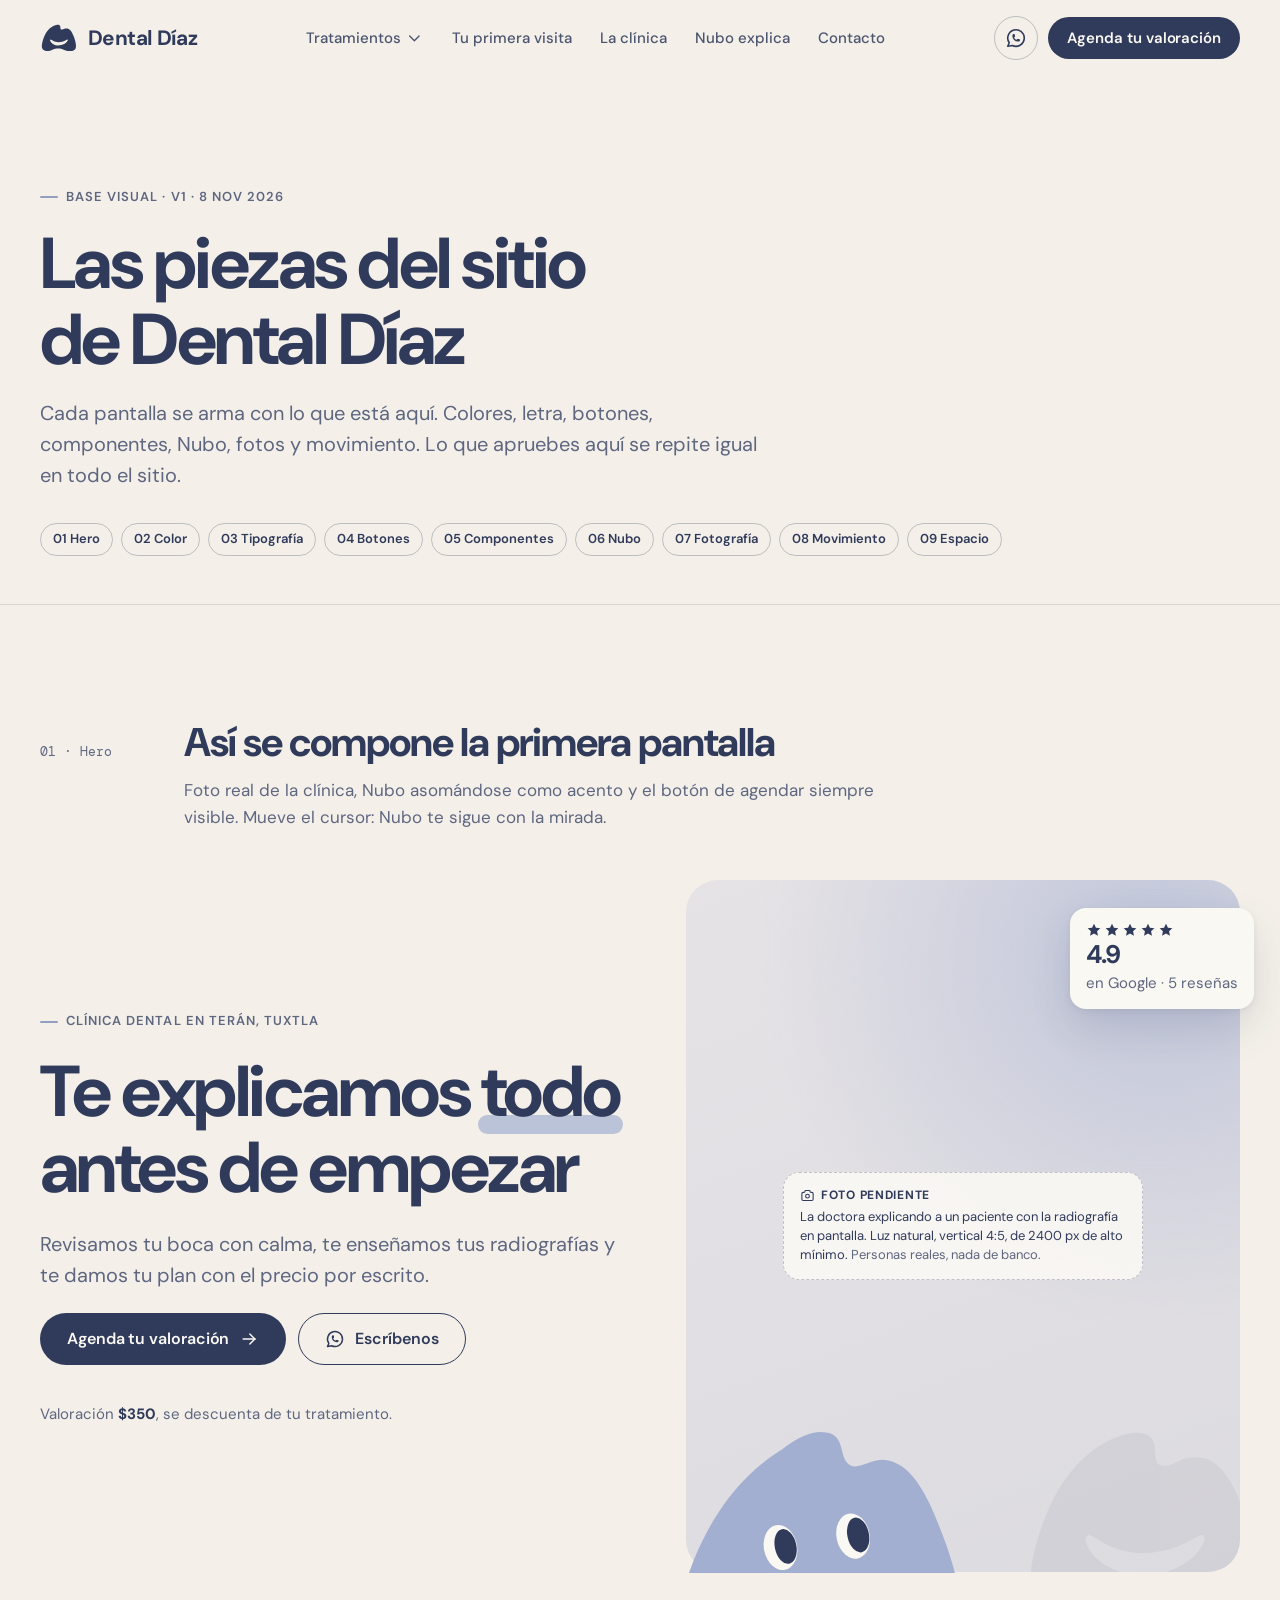
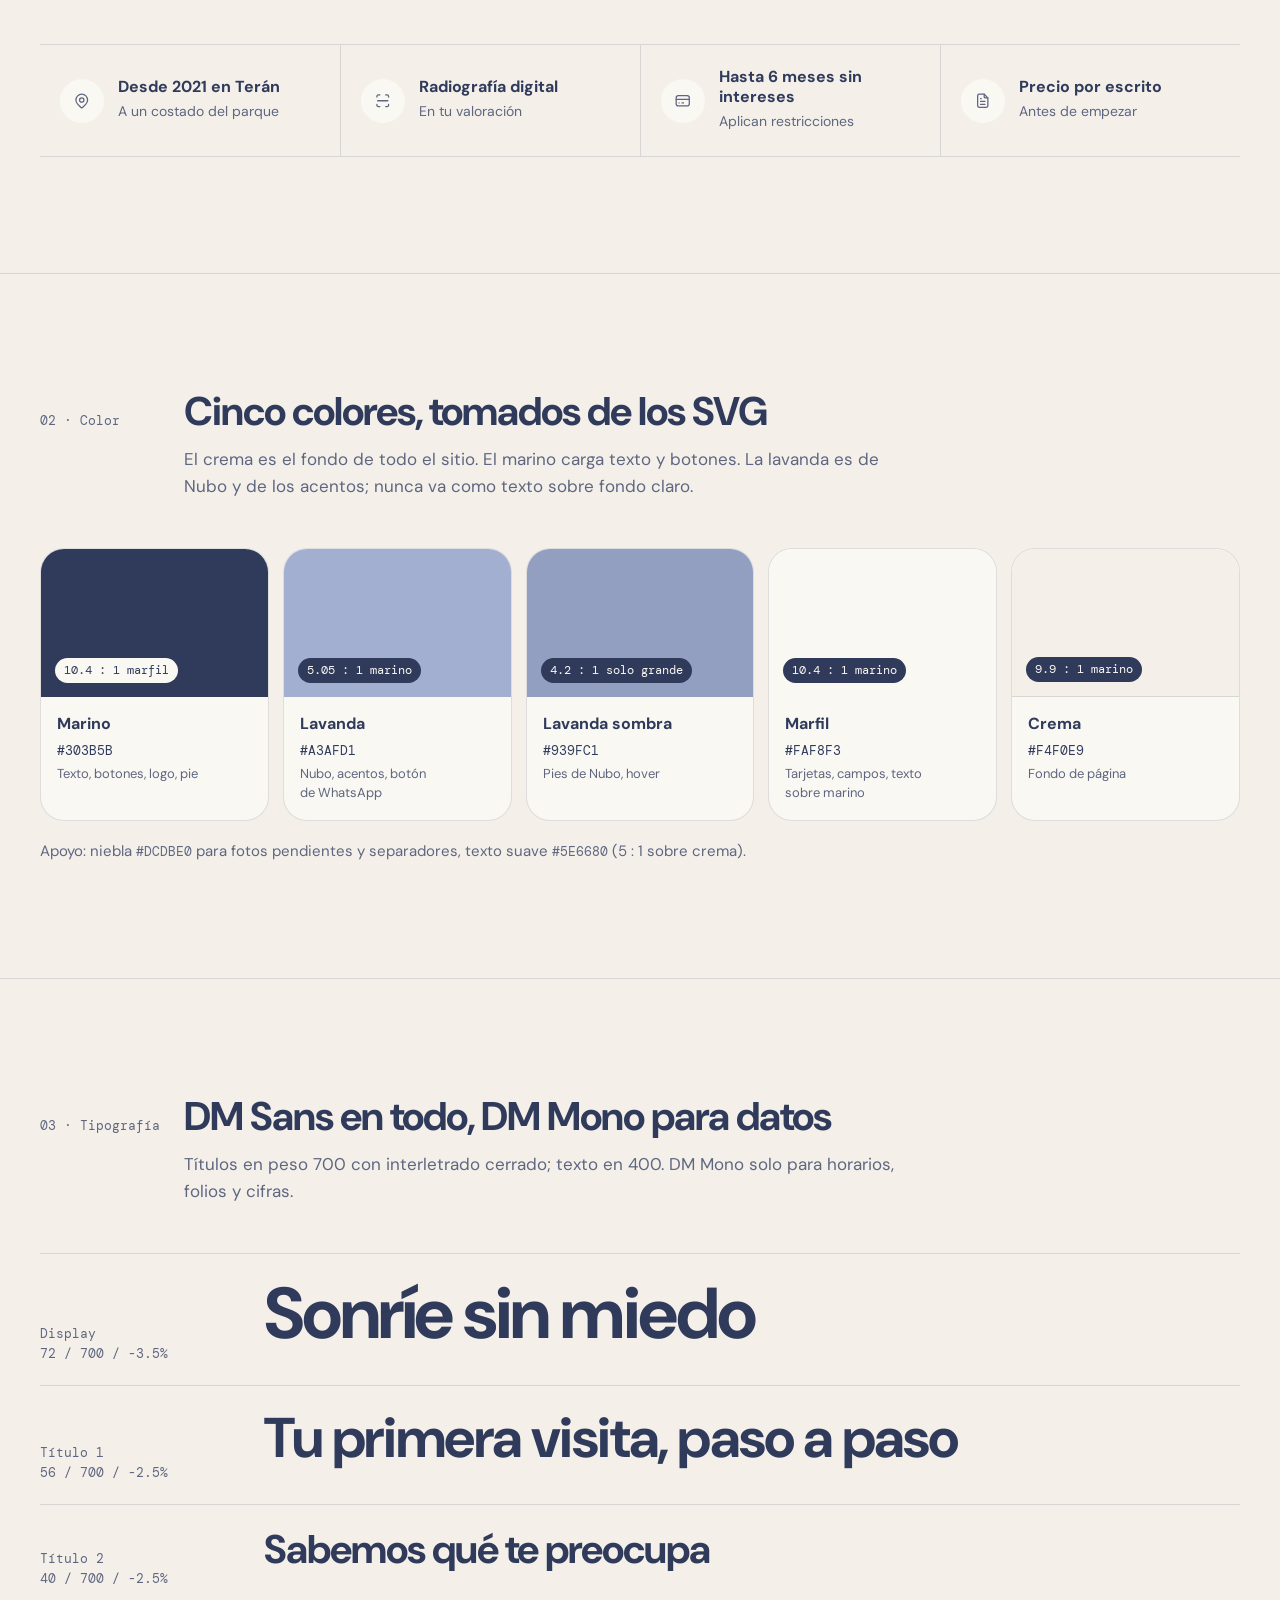
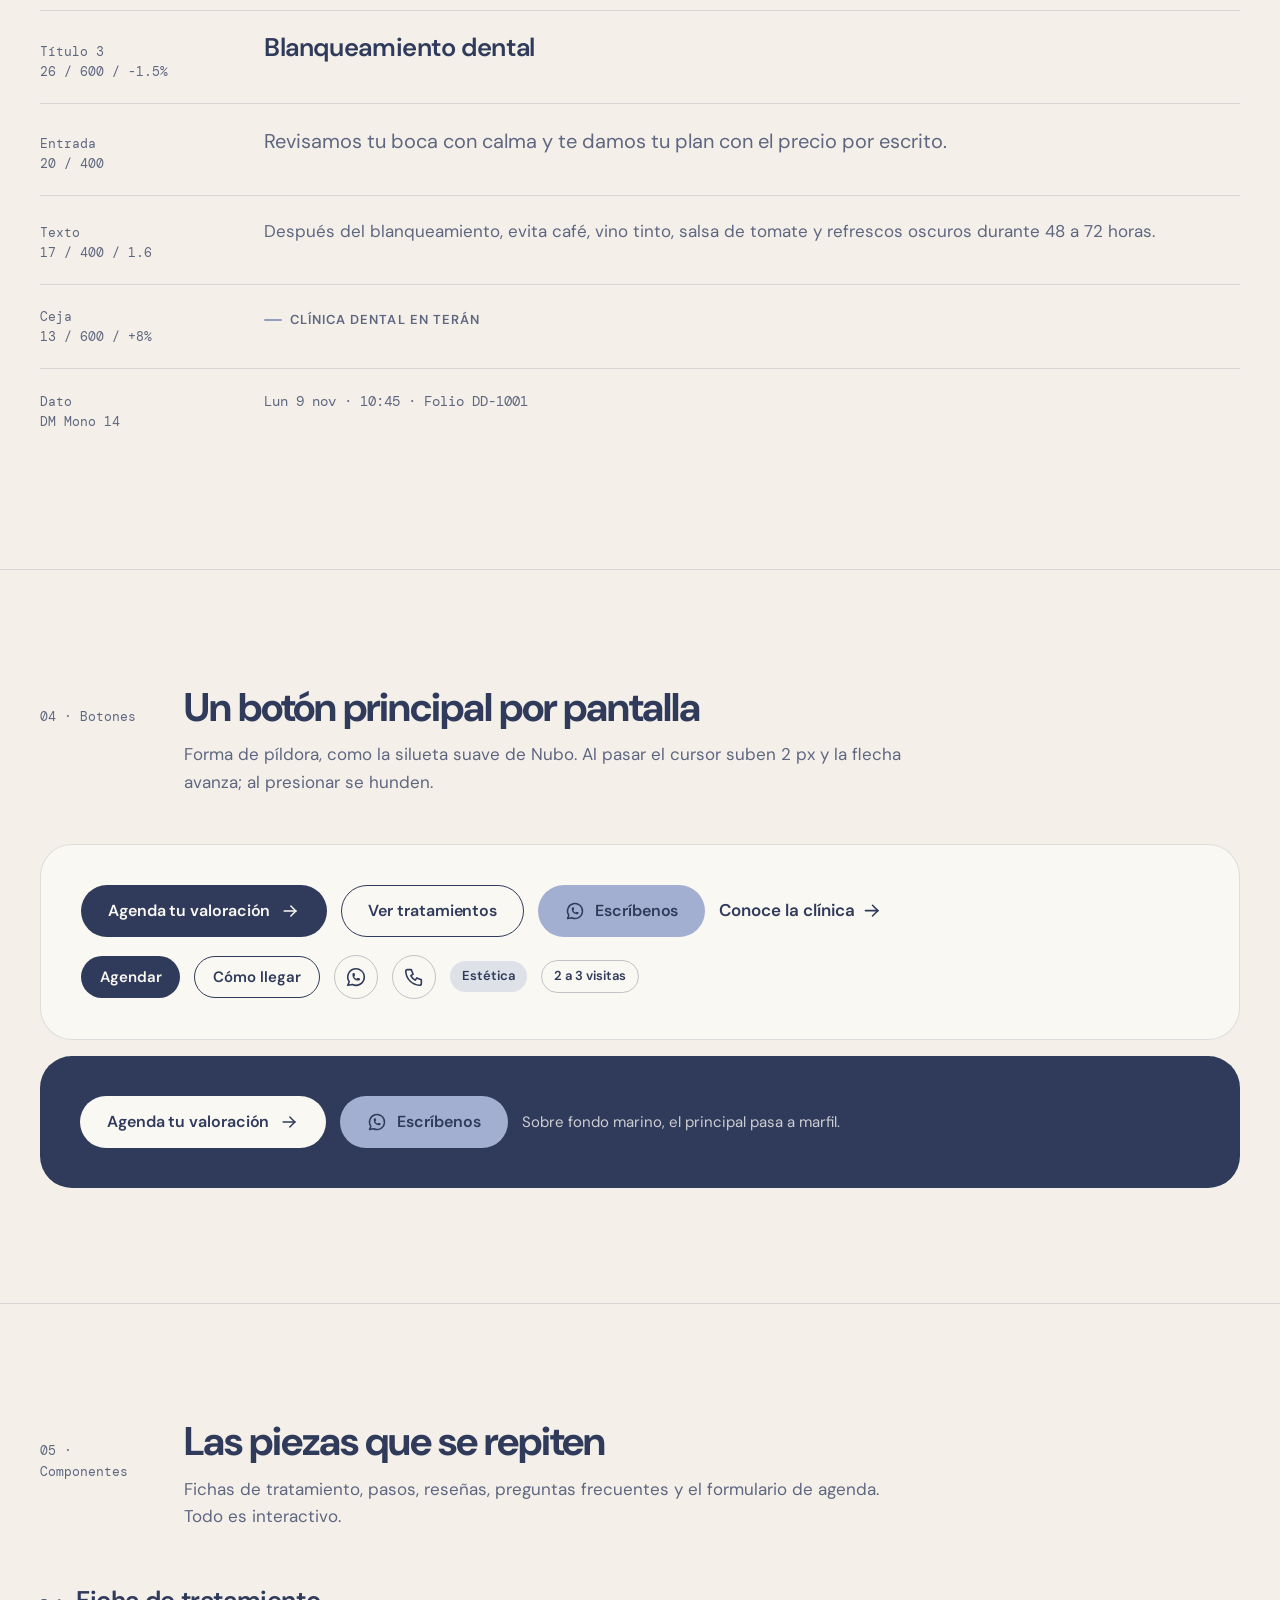
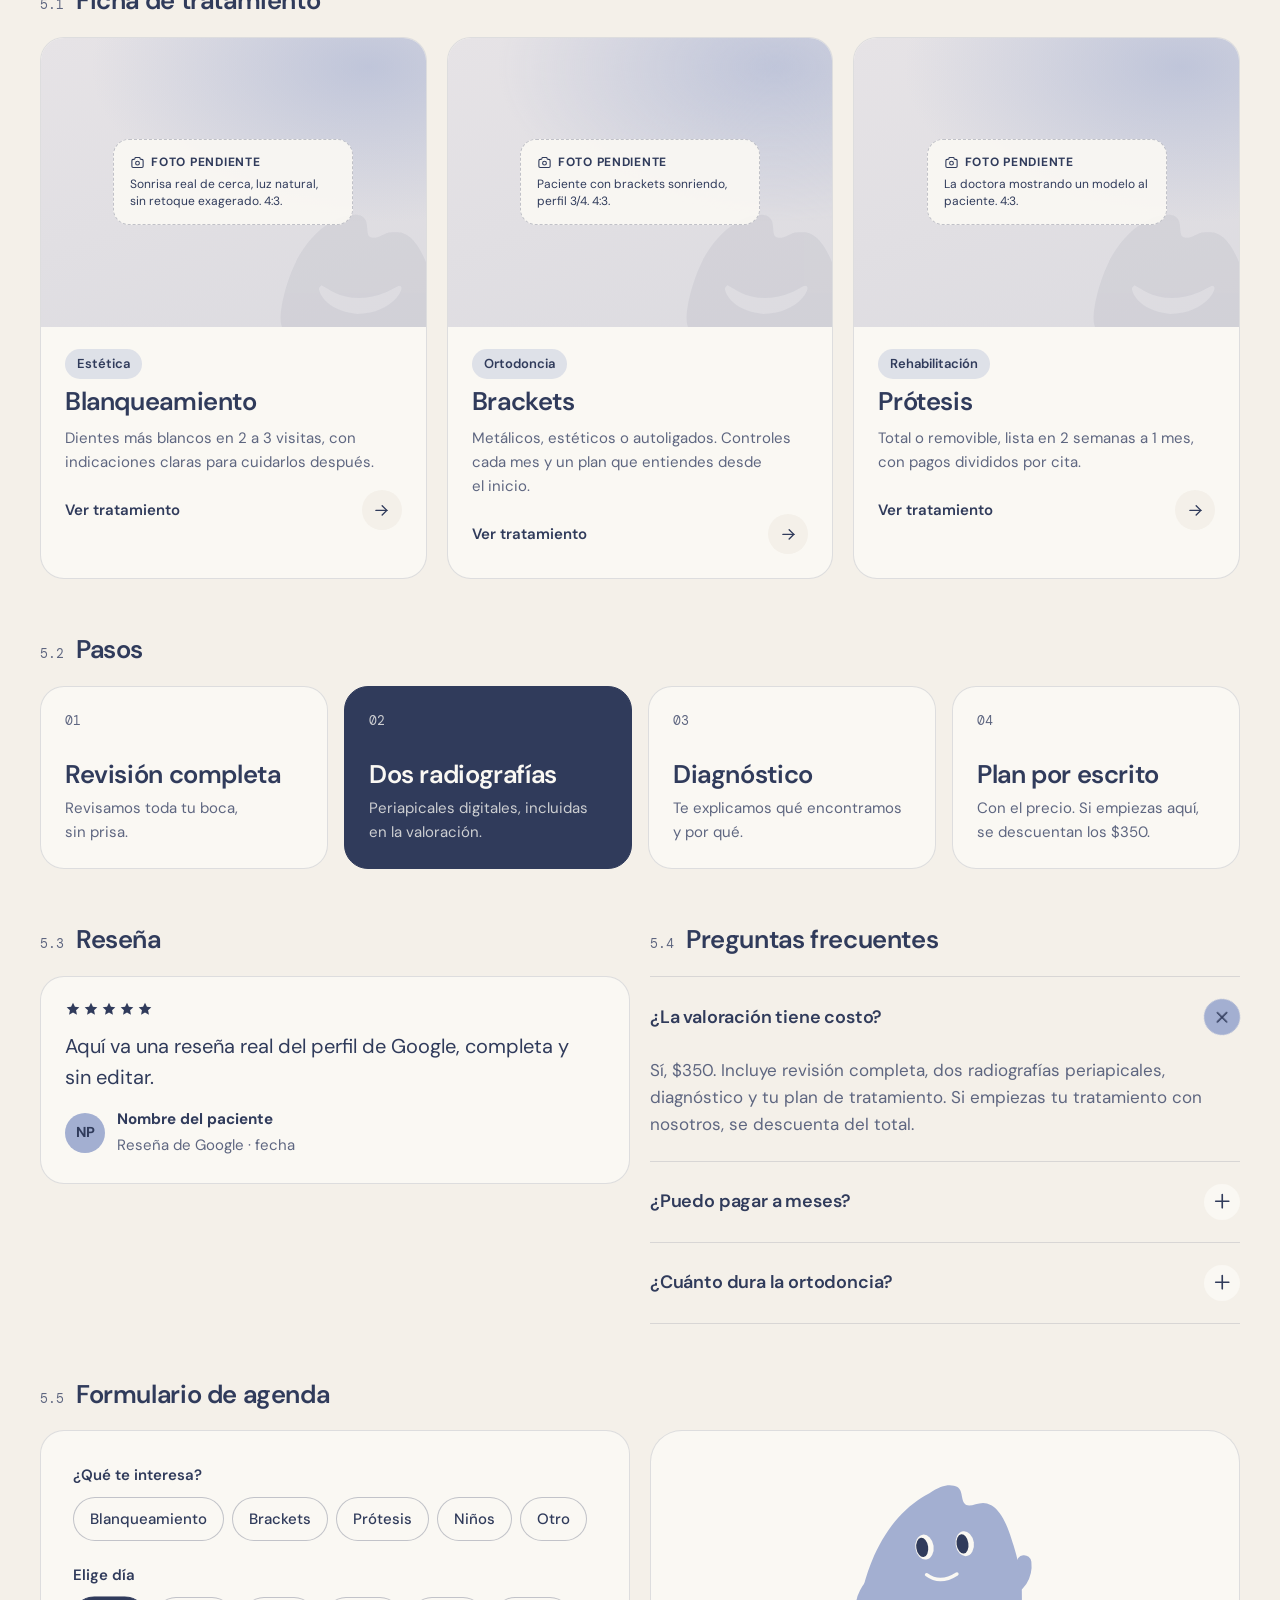
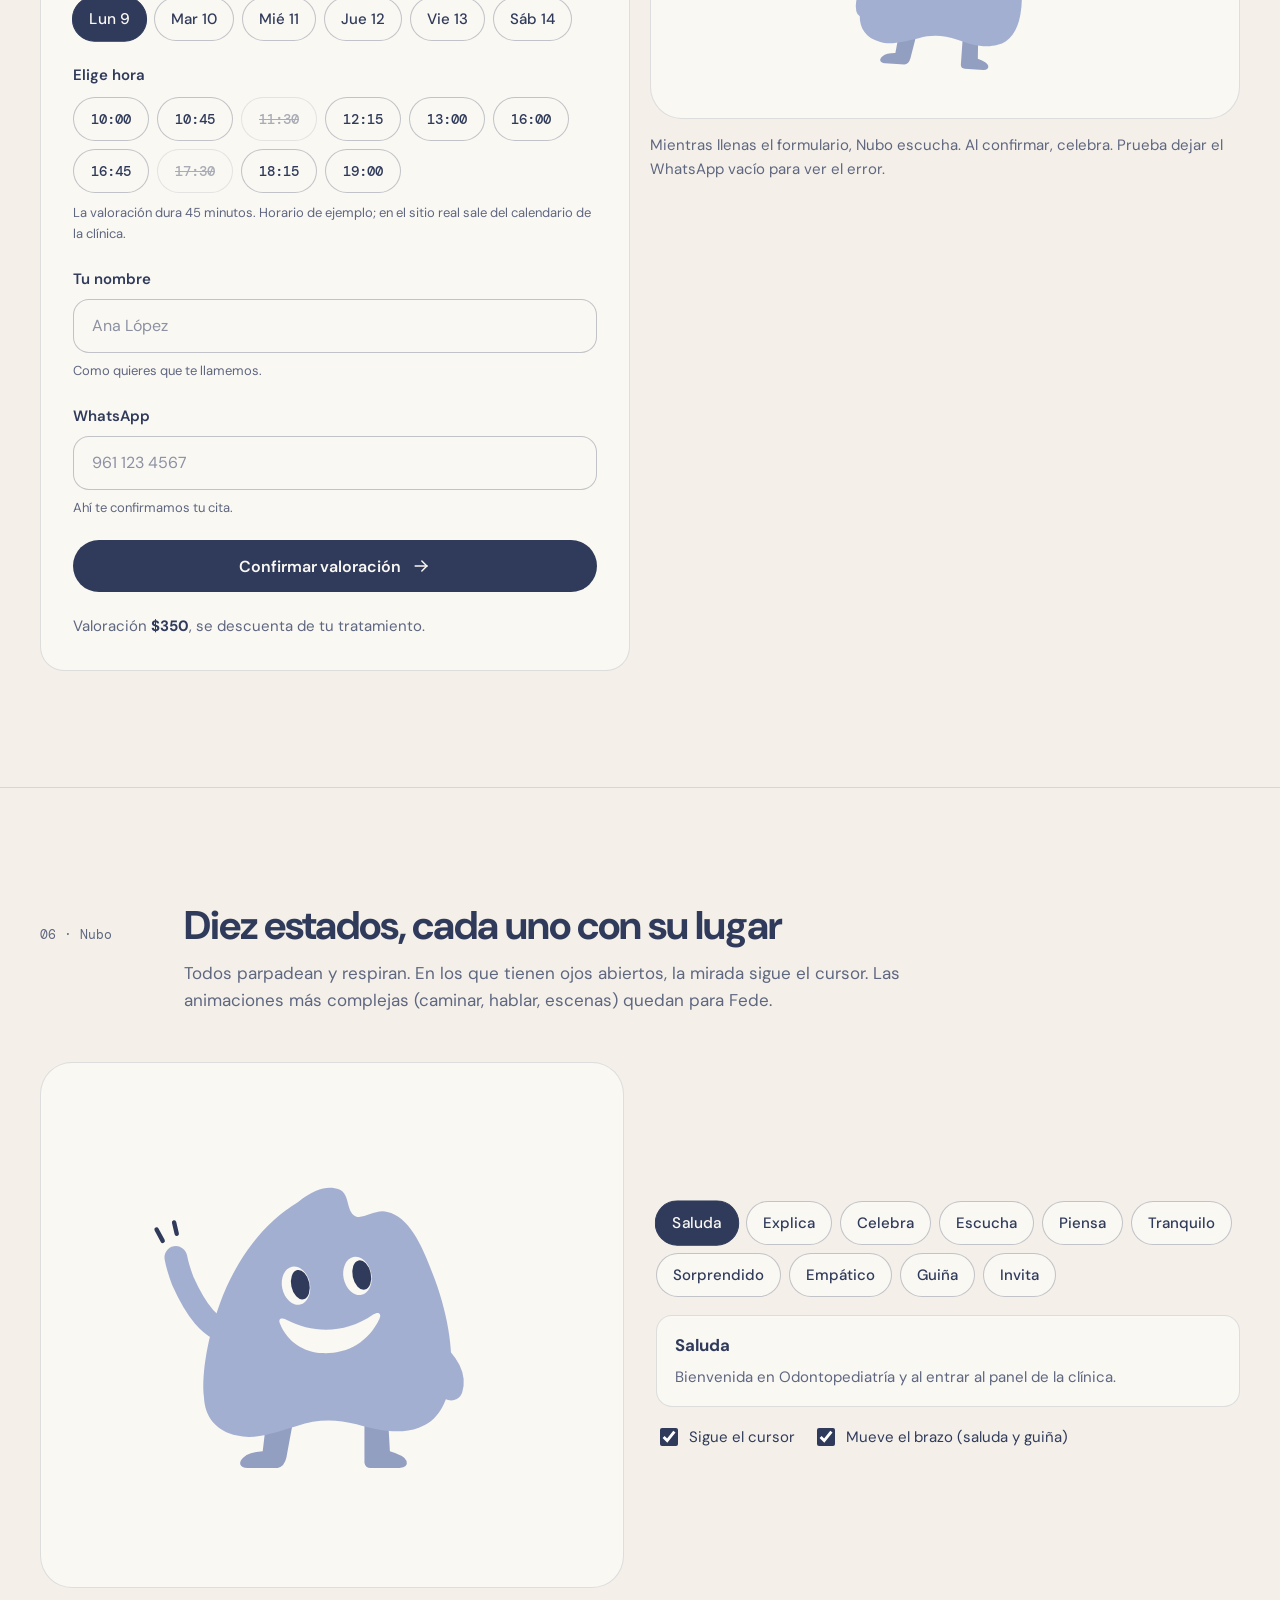
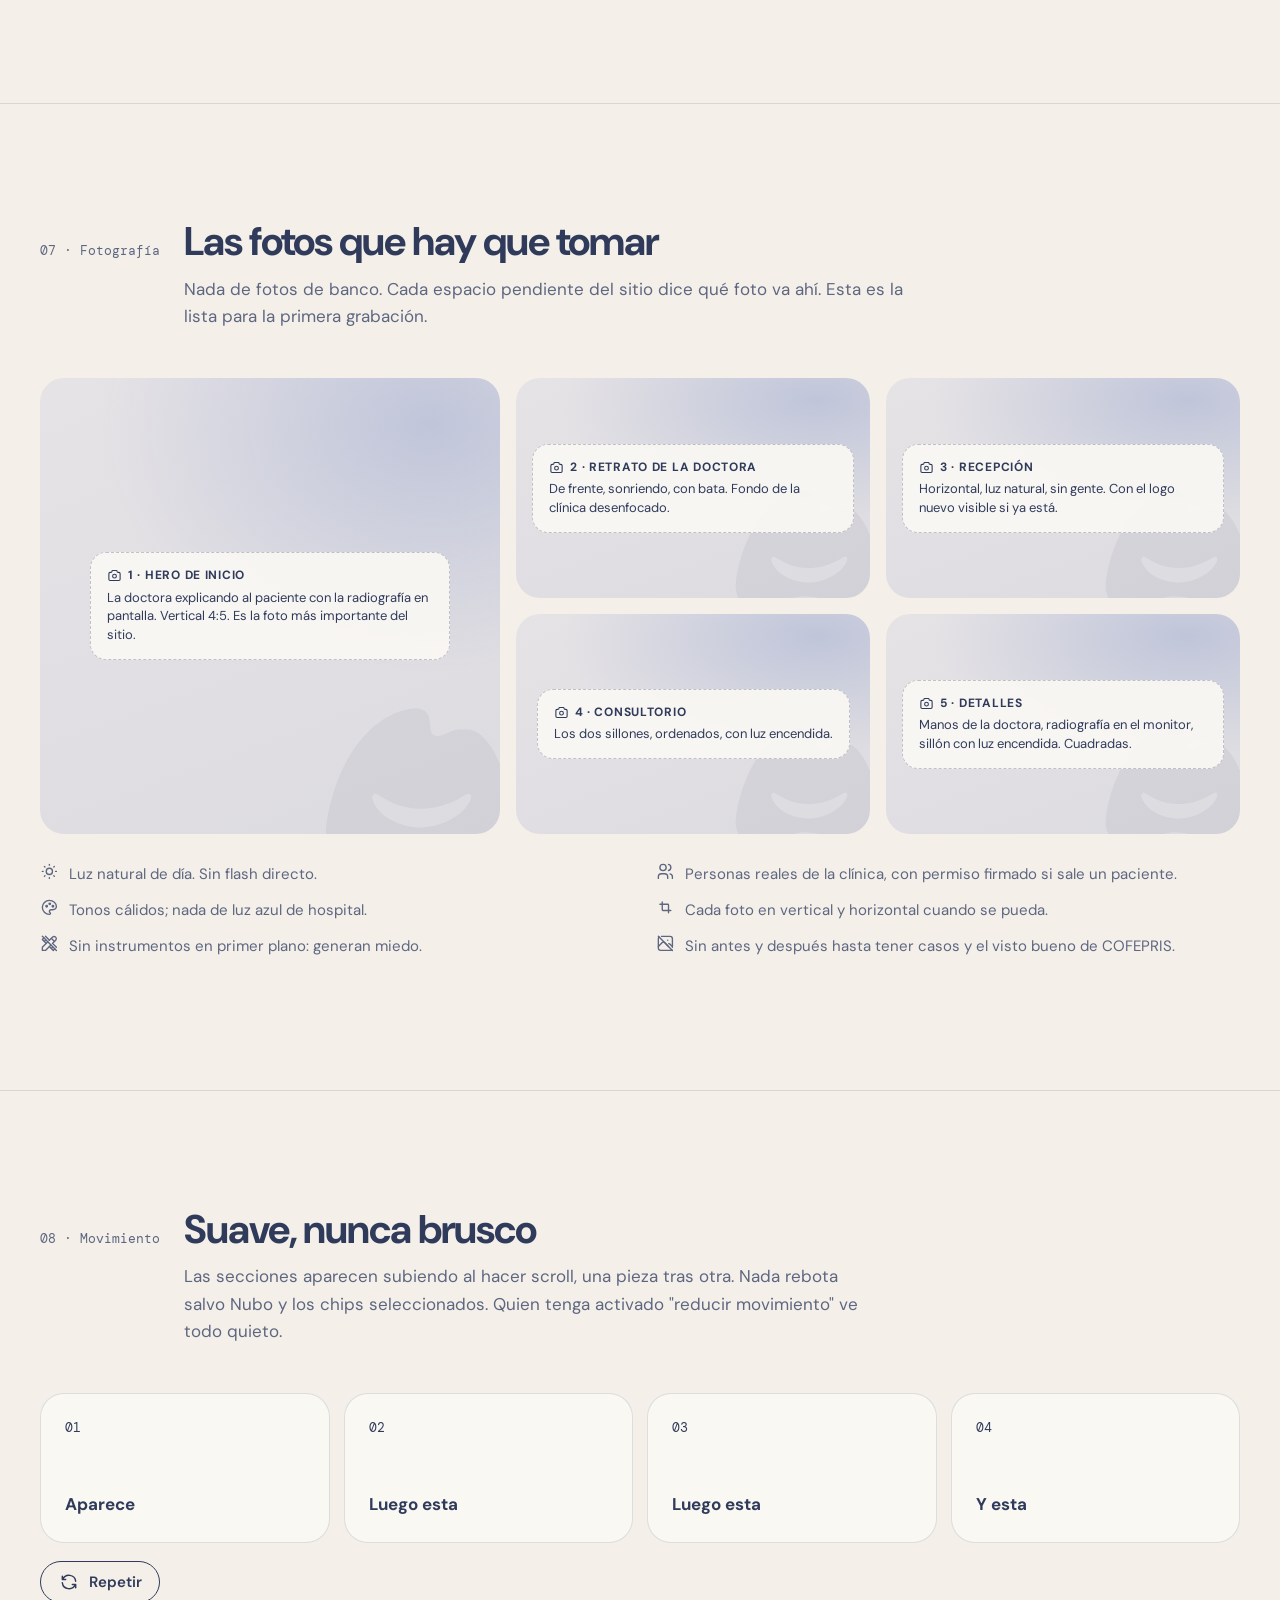
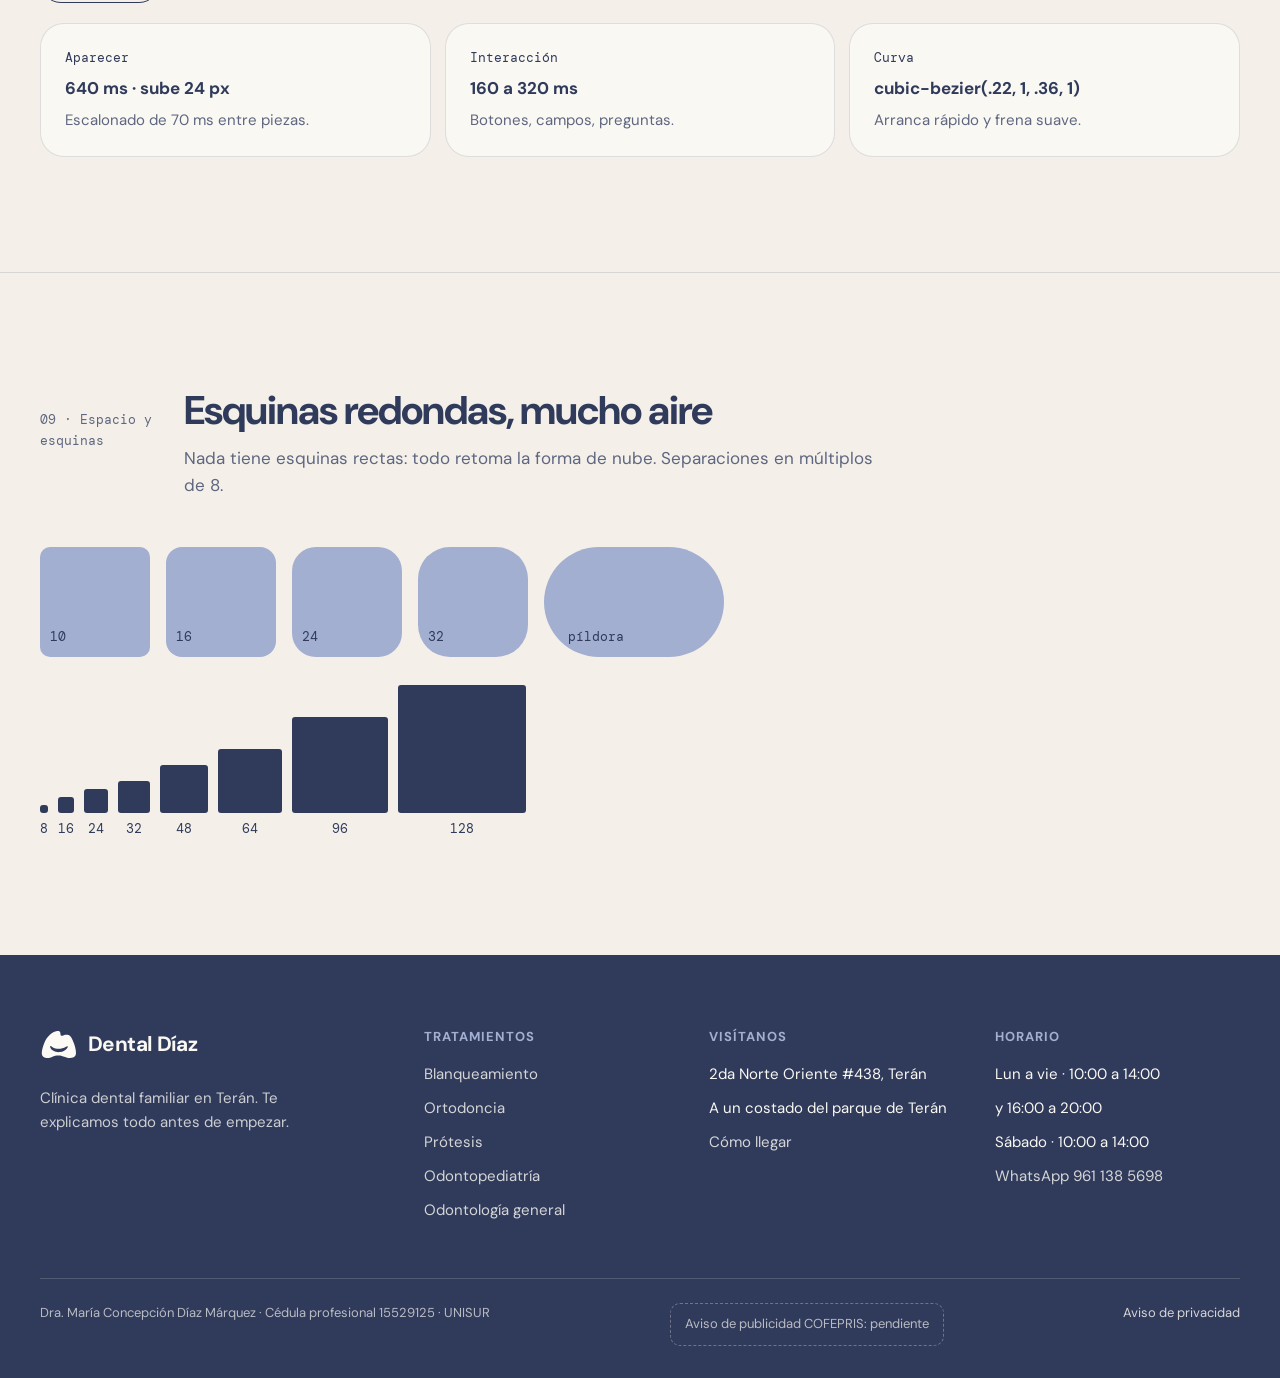
<file: base-visual.html>
<!doctype html>
<html lang="es-MX">
<head>
<meta charset="utf-8">
<meta name="viewport" content="width=device-width, initial-scale=1">
<title>Base visual · Dental Díaz</title>
<meta name="robots" content="noindex">
<link rel="preconnect" href="https://fonts.googleapis.com">
<link rel="preconnect" href="https://fonts.gstatic.com" crossorigin>
<link href="https://fonts.googleapis.com/css2?family=DM+Mono:wght@400;500&family=DM+Sans:opsz,wght@9..40,400;9..40,500;9..40,600;9..40,700&display=swap" rel="stylesheet">
<link rel="stylesheet" href="assets/css/tokens.css">
<link rel="stylesheet" href="assets/css/components.css">
<style>
  .bv-cab { display: grid; grid-template-columns: 120px 1fr; gap: 24px; align-items: baseline; margin-bottom: 48px; }
  .bv-cab .mono { color: var(--texto-suave); padding-top: 10px; }
  .bv-cab .texto { margin-top: 12px; max-width: 60ch; }
  @media (max-width: 720px) { .bv-cab { grid-template-columns: 1fr; gap: 6px; } }
  .bv-sep { border: 0; border-top: 1px solid var(--linea); margin: 0; }
  .bv-indice { display: flex; flex-wrap: wrap; gap: 8px; margin-top: 32px; }
  .bv-indice a { text-decoration: none; }
  .bv-portada { padding-block: clamp(56px, 8vw, 104px) clamp(32px, 4vw, 48px); }
  .bv-portada .display { max-width: 14ch; margin-top: 18px; }
  .bv-portada .lead { max-width: 52ch; margin-top: 20px; }

  .hero-m { display: grid; grid-template-columns: 1.05fr 1fr; gap: clamp(32px, 5vw, 72px); align-items: center; }
  .hero-m__tx { display: grid; gap: 22px; }
  .hero-m__tx .display { max-width: 12ch; }
  .hero-m__acciones { display: flex; flex-wrap: wrap; align-items: center; gap: 12px; }
  .hero-m__media { position: relative; }
  .hero-m__media .foto { aspect-ratio: 4 / 5; border-radius: var(--r-xl); }
  .hero-m__nubo { position: absolute; left: -6%; bottom: -1px; width: 58%; overflow: hidden; border-radius: 0 0 0 var(--r-xl); pointer-events: none; }
  .hero-m__nubo .nubo { transform-origin: bottom; }
  .hero-m__sello {
    position: absolute; right: -14px; top: 28px; padding: 14px 16px; border-radius: var(--r-md);
    background: var(--marfil); box-shadow: var(--sombra-flotante); display: grid; gap: 4px; min-width: 168px;
  }
  .hero-m__sello strong { font-size: 1.6rem; letter-spacing: -0.03em; line-height: 1; }
  @media (max-width: 900px) {
    .hero-m { grid-template-columns: 1fr; }
    .hero-m__media { max-width: 520px; }
    .hero-m__sello { right: 12px; }
  }

  .colores { display: grid; grid-template-columns: repeat(5, minmax(0, 1fr)); gap: 14px; }
  .color { border-radius: var(--r-lg); overflow: hidden; border: 1px solid var(--linea); background: var(--marfil); }
  .color__m { height: 148px; padding: 14px; display: flex; align-items: flex-end; }
  .color__d { padding: 14px 16px 18px; display: grid; gap: 4px; }
  .color__d strong { font-size: 1rem; }
  .color__d .texto { font-size: 0.8125rem; line-height: 1.4; }
  .contraste { display: inline-flex; padding: 3px 9px; border-radius: var(--r-pill); font-family: var(--font-mono); font-size: 0.75rem; }
  @media (max-width: 960px) { .colores { grid-template-columns: repeat(2, minmax(0, 1fr)); } }

  .tipos { display: grid; gap: 0; }
  .tipo { display: grid; grid-template-columns: 200px 1fr; gap: 24px; align-items: baseline; padding: 22px 0; border-top: 1px solid var(--linea); }
  .tipo .mono { color: var(--texto-suave); line-height: 1.5; }
  @media (max-width: 720px) { .tipo { grid-template-columns: 1fr; gap: 8px; } }

  .muestra { padding: clamp(24px, 4vw, 40px); border-radius: var(--r-xl); background: var(--marfil); border: 1px solid var(--linea); }
  .fila-btn { display: flex; flex-wrap: wrap; gap: 14px; align-items: center; }
  .fila-btn + .fila-btn { margin-top: 18px; }
  .marino-bloque { padding: clamp(24px, 4vw, 40px); border-radius: var(--r-xl); background: var(--marino); color: var(--marfil); margin-top: 16px; }

  .grid-3 { display: grid; grid-template-columns: repeat(3, minmax(0, 1fr)); gap: 20px; }
  @media (max-width: 960px) { .grid-3 { grid-template-columns: 1fr 1fr; } }
  @media (max-width: 620px) { .grid-3 { grid-template-columns: 1fr; } }
  .grid-2 { display: grid; grid-template-columns: repeat(2, minmax(0, 1fr)); gap: 20px; align-items: start; }
  @media (max-width: 860px) { .grid-2 { grid-template-columns: 1fr; } }
  .sub { margin: 56px 0 20px; display: flex; align-items: baseline; gap: 12px; }
  .sub .mono { color: var(--texto-suave); }

  .resena { display: grid; gap: 14px; }
  .resena__autor { display: flex; align-items: center; gap: 12px; }
  .avatar { width: 40px; height: 40px; border-radius: 50%; background: var(--lavanda); display: grid; place-items: center; font-weight: 700; font-size: 0.9rem; }

  .agenda { display: grid; gap: 22px; }
  .agenda__bloque { display: grid; gap: 10px; }
  .agenda__bloque > span { font-size: 0.9375rem; font-weight: 600; }
  .agenda__bloque > .agenda__nota { font-size: 0.8125rem; font-weight: 400; color: var(--texto-suave); }
  .confirmacion { display: none; text-align: center; gap: 10px; justify-items: center; padding: 8px 0; }
  .confirmacion.visible { display: grid; }
  .confirmacion .nubo { width: 180px; }

  .escenario { display: grid; grid-template-columns: 1fr 1fr; gap: 32px; align-items: center; }
  .escenario__nubo { aspect-ratio: 1 / 0.9; border-radius: var(--r-xl); background: var(--marfil); border: 1px solid var(--linea); display: grid; place-items: center; padding: 24px; }
  .escenario__nubo .nubo { max-width: 400px; }
  .escenario__uso { margin-top: 18px; padding: 16px 18px; border-radius: var(--r-md); background: var(--marfil); border: 1px solid var(--linea); }
  .escenario__uso strong { display: block; font-size: 1.05rem; margin-bottom: 4px; }
  .controles { display: flex; flex-wrap: wrap; gap: 8px 18px; margin-top: 18px; font-size: 0.9375rem; }
  .controles label { display: inline-flex; align-items: center; gap: 8px; cursor: pointer; }
  .controles input { width: 18px; height: 18px; accent-color: var(--marino); }
  @media (max-width: 860px) { .escenario { grid-template-columns: 1fr; } }

  .fotos { display: grid; grid-template-columns: 1.3fr 1fr 1fr; grid-auto-rows: 220px; gap: 16px; }
  .fotos .foto { height: 100%; }
  .fotos .f1 { grid-row: span 2; }
  @media (max-width: 860px) { .fotos { grid-template-columns: 1fr 1fr; grid-auto-rows: 200px; } .fotos .f1 { grid-column: span 2; grid-row: span 1; } }
  @media (max-width: 520px) { .fotos { grid-template-columns: 1fr; } .fotos .f1 { grid-column: auto; } }
  .reglas { display: grid; grid-template-columns: 1fr 1fr; gap: 12px 32px; margin-top: 28px; padding: 0; list-style: none; }
  .reglas li { display: flex; gap: 10px; align-items: flex-start; font-size: 0.9375rem; color: var(--texto-suave); }
  .reglas li i { font-size: 1.2rem; color: var(--marino); margin-top: 2px; }
  @media (max-width: 720px) { .reglas { grid-template-columns: 1fr; } }

  .mov { display: grid; grid-template-columns: repeat(4, minmax(0, 1fr)); gap: 14px; }
  .mov .tarjeta { min-height: 150px; display: flex; flex-direction: column; justify-content: space-between; }
  @media (max-width: 860px) { .mov { grid-template-columns: 1fr 1fr; } }
  .specs { display: grid; grid-template-columns: repeat(3, minmax(0, 1fr)); gap: 14px; margin-top: 20px; }
  .specs .tarjeta { display: grid; gap: 6px; }
  @media (max-width: 720px) { .specs { grid-template-columns: 1fr; } }

  .esquinas { display: flex; flex-wrap: wrap; gap: 16px; align-items: flex-end; }
  .esquina { width: 110px; height: 110px; background: var(--lavanda); display: grid; place-items: end start; padding: 10px; }
  .espacios { display: flex; flex-wrap: wrap; gap: 10px; align-items: flex-end; margin-top: 28px; }
  .espacio { display: grid; gap: 6px; justify-items: center; }
  .espacio div { background: var(--marino); border-radius: 3px; }
</style>
</head>
<body>

<header class="nav">
  <div class="contenedor nav__fila">
    <a class="logo" href="#" aria-label="Dental Díaz, inicio">
      <img src="assets/img/simbolo-marino.svg" alt="">
      <span>Dental Díaz</span>
    </a>
    <ul class="nav__menu">
      <li><a class="tiene-sub" href="#">Tratamientos <svg class="i" aria-hidden="true"><use href="#i-chevron-down"/></svg></a></li>
      <li><a href="#">Tu primera visita</a></li>
      <li><a href="#">La clínica</a></li>
      <li><a href="#">Nubo explica</a></li>
      <li><a href="#">Contacto</a></li>
    </ul>
    <div class="nav__acciones">
      <a class="icono-btn" href="#" aria-label="Escríbenos por WhatsApp"><svg class="i" aria-hidden="true"><use href="#i-brand-whatsapp"/></svg></a>
      <a class="btn btn--primario btn--chico" href="#agenda">Agenda tu valoración</a>
      <button class="icono-btn nav__hamburguesa" aria-label="Abrir menú"><svg class="i" aria-hidden="true"><use href="#i-menu-2"/></svg></button>
    </div>
  </div>
</header>

<main>
  <section class="contenedor bv-portada">
    <span class="ceja">Base visual · v1 · 8 nov 2026</span>
    <h1 class="display">Las piezas del sitio de Dental Díaz</h1>
    <p class="lead">Cada pantalla se arma con lo que está aquí. Colores, letra, botones, componentes, Nubo, fotos y movimiento. Lo que apruebes aquí se repite igual en todo el sitio.</p>
    <nav class="bv-indice" aria-label="Secciones">
      <a class="etiqueta etiqueta--borde" href="#hero">01 Hero</a>
      <a class="etiqueta etiqueta--borde" href="#color">02 Color</a>
      <a class="etiqueta etiqueta--borde" href="#tipo">03 Tipografía</a>
      <a class="etiqueta etiqueta--borde" href="#botones">04 Botones</a>
      <a class="etiqueta etiqueta--borde" href="#componentes">05 Componentes</a>
      <a class="etiqueta etiqueta--borde" href="#nubo">06 Nubo</a>
      <a class="etiqueta etiqueta--borde" href="#fotos">07 Fotografía</a>
      <a class="etiqueta etiqueta--borde" href="#movimiento">08 Movimiento</a>
      <a class="etiqueta etiqueta--borde" href="#espacio">09 Espacio</a>
    </nav>
  </section>

  <hr class="bv-sep">

  <section class="seccion" id="hero">
    <div class="contenedor">
      <div class="bv-cab">
        <span class="mono">01 · Hero</span>
        <div>
          <h2 class="h2">Así se compone la primera pantalla</h2>
          <p class="texto">Foto real de la clínica, Nubo asomándose como acento y el botón de agendar siempre visible. Mueve el cursor: Nubo te sigue con la mirada.</p>
        </div>
      </div>

      <div class="hero-m">
        <div class="hero-m__tx revela">
          <span class="ceja">Clínica dental en Terán, Tuxtla</span>
          <h1 class="display" style="position: relative; z-index: 0">Te explicamos <span class="subrayado">todo</span> antes de empezar</h1>
          <p class="lead">Revisamos tu boca con calma, te enseñamos tus radiografías y te damos tu plan con el precio por escrito.</p>
          <div class="hero-m__acciones">
            <a class="btn btn--primario" href="#agenda">Agenda tu valoración <svg class="i flecha" aria-hidden="true"><use href="#i-arrow-right"/></svg></a>
            <a class="btn btn--secundario" href="#"><svg class="i" aria-hidden="true"><use href="#i-brand-whatsapp"/></svg> Escríbenos</a>
          </div>
          <p class="nota-precio">Valoración <strong>$350</strong>, se descuenta de tu tratamiento.</p>
        </div>
        <div class="hero-m__media revela" style="--retraso: 120ms">
          <div class="foto">
            <div class="foto__guia">
              <b><svg class="i" aria-hidden="true"><use href="#i-camera"/></svg> Foto pendiente</b>
              La doctora explicando a un paciente con la radiografía en pantalla. Luz natural, vertical 4:5, de 2400 px de alto mínimo.
              <span> Personas reales, nada de banco.</span>
            </div>
          </div>
          <div class="hero-m__nubo"><div class="nubo nubo-asoma" data-nubo="hero" data-mirada aria-label="Nubo asomándose"></div></div>
          <div class="hero-m__sello">
            <span class="estrellas" aria-hidden="true">
              <svg viewBox="0 0 24 24"><path fill="currentColor" d="M12 2.5l2.9 6.1 6.6.8-4.9 4.6 1.3 6.6L12 17.3 6.1 20.6l1.3-6.6L2.5 9.4l6.6-.8z"/></svg><svg viewBox="0 0 24 24"><path fill="currentColor" d="M12 2.5l2.9 6.1 6.6.8-4.9 4.6 1.3 6.6L12 17.3 6.1 20.6l1.3-6.6L2.5 9.4l6.6-.8z"/></svg><svg viewBox="0 0 24 24"><path fill="currentColor" d="M12 2.5l2.9 6.1 6.6.8-4.9 4.6 1.3 6.6L12 17.3 6.1 20.6l1.3-6.6L2.5 9.4l6.6-.8z"/></svg><svg viewBox="0 0 24 24"><path fill="currentColor" d="M12 2.5l2.9 6.1 6.6.8-4.9 4.6 1.3 6.6L12 17.3 6.1 20.6l1.3-6.6L2.5 9.4l6.6-.8z"/></svg><svg viewBox="0 0 24 24"><path fill="currentColor" d="M12 2.5l2.9 6.1 6.6.8-4.9 4.6 1.3 6.6L12 17.3 6.1 20.6l1.3-6.6L2.5 9.4l6.6-.8z"/></svg>
            </span>
            <strong>4.9</strong>
            <span class="chico" style="color: var(--texto-suave)">en Google · 5 reseñas</span>
          </div>
        </div>
      </div>

      <div class="franja revela" style="margin-top: 72px" data-escalonar>
        <div class="franja__item"><span class="franja__icono"><svg class="i" aria-hidden="true"><use href="#i-map-pin"/></svg></span><div><strong>Desde 2021 en Terán</strong><span>A un costado del parque</span></div></div>
        <div class="franja__item"><span class="franja__icono"><svg class="i" aria-hidden="true"><use href="#i-scan"/></svg></span><div><strong>Radiografía digital</strong><span>En tu valoración</span></div></div>
        <div class="franja__item"><span class="franja__icono"><svg class="i" aria-hidden="true"><use href="#i-credit-card"/></svg></span><div><strong>Hasta 6 meses sin intereses</strong><span>Aplican restricciones</span></div></div>
        <div class="franja__item"><span class="franja__icono"><svg class="i" aria-hidden="true"><use href="#i-file-text"/></svg></span><div><strong>Precio por escrito</strong><span>Antes de empezar</span></div></div>
      </div>
    </div>
  </section>

  <hr class="bv-sep">

  <section class="seccion" id="color">
    <div class="contenedor">
      <div class="bv-cab">
        <span class="mono">02 · Color</span>
        <div>
          <h2 class="h2">Cinco colores, tomados de los SVG</h2>
          <p class="texto">El crema es el fondo de todo el sitio. El marino carga texto y botones. La lavanda es de Nubo y de los acentos; nunca va como texto sobre fondo claro.</p>
        </div>
      </div>
      <div class="colores" data-escalonar>
        <div class="color revela"><div class="color__m" style="background: var(--marino)"><span class="contraste" style="background: var(--marfil); color: var(--marino)">10.4 : 1 marfil</span></div><div class="color__d"><strong>Marino</strong><span class="mono">#303B5B</span><span class="texto">Texto, botones, logo, pie</span></div></div>
        <div class="color revela"><div class="color__m" style="background: var(--lavanda)"><span class="contraste" style="background: var(--marino); color: var(--marfil)">5.05 : 1 marino</span></div><div class="color__d"><strong>Lavanda</strong><span class="mono">#A3AFD1</span><span class="texto">Nubo, acentos, botón de WhatsApp</span></div></div>
        <div class="color revela"><div class="color__m" style="background: var(--lavanda-sombra)"><span class="contraste" style="background: var(--marino); color: var(--marfil)">4.2 : 1 solo grande</span></div><div class="color__d"><strong>Lavanda sombra</strong><span class="mono">#939FC1</span><span class="texto">Pies de Nubo, hover</span></div></div>
        <div class="color revela"><div class="color__m" style="background: var(--marfil)"><span class="contraste" style="background: var(--marino); color: var(--marfil)">10.4 : 1 marino</span></div><div class="color__d"><strong>Marfil</strong><span class="mono">#FAF8F3</span><span class="texto">Tarjetas, campos, texto sobre marino</span></div></div>
        <div class="color revela"><div class="color__m" style="background: var(--crema); border-bottom: 1px solid var(--linea)"><span class="contraste" style="background: var(--marino); color: var(--marfil)">9.9 : 1 marino</span></div><div class="color__d"><strong>Crema</strong><span class="mono">#F4F0E9</span><span class="texto">Fondo de página</span></div></div>
      </div>
      <p class="texto chico" style="margin-top: 18px">Apoyo: niebla <span class="mono">#DCDBE0</span> para fotos pendientes y separadores, texto suave <span class="mono">#5E6680</span> (5 : 1 sobre crema).</p>
    </div>
  </section>

  <hr class="bv-sep">

  <section class="seccion" id="tipo">
    <div class="contenedor">
      <div class="bv-cab">
        <span class="mono">03 · Tipografía</span>
        <div>
          <h2 class="h2">DM Sans en todo, DM Mono para datos</h2>
          <p class="texto">Títulos en peso 700 con interletrado cerrado; texto en 400. DM Mono solo para horarios, folios y cifras.</p>
        </div>
      </div>
      <div class="tipos">
        <div class="tipo"><span class="mono">Display<br>72 / 700 / -3.5%</span><p class="display" style="margin:0">Sonríe sin miedo</p></div>
        <div class="tipo"><span class="mono">Título 1<br>56 / 700 / -2.5%</span><p class="h1" style="margin:0">Tu primera visita, paso a paso</p></div>
        <div class="tipo"><span class="mono">Título 2<br>40 / 700 / -2.5%</span><p class="h2" style="margin:0">Sabemos qué te preocupa</p></div>
        <div class="tipo"><span class="mono">Título 3<br>26 / 600 / -1.5%</span><p class="h3" style="margin:0">Blanqueamiento dental</p></div>
        <div class="tipo"><span class="mono">Entrada<br>20 / 400</span><p class="lead">Revisamos tu boca con calma y te damos tu plan con el precio por escrito.</p></div>
        <div class="tipo"><span class="mono">Texto<br>17 / 400 / 1.6</span><p class="texto">Después del blanqueamiento, evita café, vino tinto, salsa de tomate y refrescos oscuros durante 48 a 72 horas.</p></div>
        <div class="tipo"><span class="mono">Ceja<br>13 / 600 / +8%</span><span class="ceja">Clínica dental en Terán</span></div>
        <div class="tipo"><span class="mono">Dato<br>DM Mono 14</span><span class="mono" style="font-size: 0.875rem">Lun 9 nov · 10:45 · Folio DD-1001</span></div>
      </div>
    </div>
  </section>

  <hr class="bv-sep">

  <section class="seccion" id="botones">
    <div class="contenedor">
      <div class="bv-cab">
        <span class="mono">04 · Botones</span>
        <div>
          <h2 class="h2">Un botón principal por pantalla</h2>
          <p class="texto">Forma de píldora, como la silueta suave de Nubo. Al pasar el cursor suben 2 px y la flecha avanza; al presionar se hunden.</p>
        </div>
      </div>
      <div class="muestra">
        <div class="fila-btn">
          <a class="btn btn--primario" href="#">Agenda tu valoración <svg class="i flecha" aria-hidden="true"><use href="#i-arrow-right"/></svg></a>
          <a class="btn btn--secundario" href="#">Ver tratamientos</a>
          <a class="btn btn--whatsapp" href="#"><svg class="i" aria-hidden="true"><use href="#i-brand-whatsapp"/></svg> Escríbenos</a>
          <a class="enlace" href="#">Conoce la clínica <svg class="i" aria-hidden="true"><use href="#i-arrow-right"/></svg></a>
        </div>
        <div class="fila-btn">
          <a class="btn btn--primario btn--chico" href="#">Agendar</a>
          <a class="btn btn--secundario btn--chico" href="#">Cómo llegar</a>
          <a class="icono-btn" href="#" aria-label="WhatsApp"><svg class="i" aria-hidden="true"><use href="#i-brand-whatsapp"/></svg></a>
          <a class="icono-btn" href="#" aria-label="Llamar"><svg class="i" aria-hidden="true"><use href="#i-phone"/></svg></a>
          <span class="etiqueta">Estética</span>
          <span class="etiqueta etiqueta--borde">2 a 3 visitas</span>
        </div>
      </div>
      <div class="marino-bloque">
        <div class="fila-btn">
          <a class="btn btn--claro" href="#">Agenda tu valoración <svg class="i flecha" aria-hidden="true"><use href="#i-arrow-right"/></svg></a>
          <a class="btn btn--whatsapp" href="#"><svg class="i" aria-hidden="true"><use href="#i-brand-whatsapp"/></svg> Escríbenos</a>
          <span class="chico" style="opacity: .78">Sobre fondo marino, el principal pasa a marfil.</span>
        </div>
      </div>
    </div>
  </section>

  <hr class="bv-sep">

  <section class="seccion" id="componentes">
    <div class="contenedor">
      <div class="bv-cab">
        <span class="mono">05 · Componentes</span>
        <div>
          <h2 class="h2">Las piezas que se repiten</h2>
          <p class="texto">Fichas de tratamiento, pasos, reseñas, preguntas frecuentes y el formulario de agenda. Todo es interactivo.</p>
        </div>
      </div>

      <div class="sub"><span class="mono">5.1</span><h3 class="h3">Ficha de tratamiento</h3></div>
      <div class="grid-3" data-escalonar>
        <a class="tarjeta-tx revela" href="#">
          <div class="foto"><div class="foto__guia"><b><svg class="i" aria-hidden="true"><use href="#i-camera"/></svg> Foto pendiente</b>Sonrisa real de cerca, luz natural, sin retoque exagerado. 4:3.</div></div>
          <div class="tarjeta-tx__cuerpo">
            <span class="etiqueta">Estética</span>
            <h4 class="h3" style="margin:0">Blanqueamiento</h4>
            <p class="texto chico">Dientes más blancos en 2 a 3 visitas, con indicaciones claras para cuidarlos después.</p>
            <div class="tarjeta-tx__pie"><span>Ver tratamiento</span><span class="circulo"><svg class="i" aria-hidden="true"><use href="#i-arrow-right"/></svg></span></div>
          </div>
        </a>
        <a class="tarjeta-tx revela" href="#">
          <div class="foto"><div class="foto__guia"><b><svg class="i" aria-hidden="true"><use href="#i-camera"/></svg> Foto pendiente</b>Paciente con brackets sonriendo, perfil 3/4. 4:3.</div></div>
          <div class="tarjeta-tx__cuerpo">
            <span class="etiqueta">Ortodoncia</span>
            <h4 class="h3" style="margin:0">Brackets</h4>
            <p class="texto chico">Metálicos, estéticos o autoligados. Controles cada mes y un plan que entiendes desde el inicio.</p>
            <div class="tarjeta-tx__pie"><span>Ver tratamiento</span><span class="circulo"><svg class="i" aria-hidden="true"><use href="#i-arrow-right"/></svg></span></div>
          </div>
        </a>
        <a class="tarjeta-tx revela" href="#">
          <div class="foto"><div class="foto__guia"><b><svg class="i" aria-hidden="true"><use href="#i-camera"/></svg> Foto pendiente</b>La doctora mostrando un modelo al paciente. 4:3.</div></div>
          <div class="tarjeta-tx__cuerpo">
            <span class="etiqueta">Rehabilitación</span>
            <h4 class="h3" style="margin:0">Prótesis</h4>
            <p class="texto chico">Total o removible, lista en 2 semanas a 1 mes, con pagos divididos por cita.</p>
            <div class="tarjeta-tx__pie"><span>Ver tratamiento</span><span class="circulo"><svg class="i" aria-hidden="true"><use href="#i-arrow-right"/></svg></span></div>
          </div>
        </a>
      </div>

      <div class="sub"><span class="mono">5.2</span><h3 class="h3">Pasos</h3></div>
      <div class="pasos" data-escalonar>
        <div class="paso revela"><h4 class="h3" style="margin:0 0 6px">Revisión completa</h4><p class="texto chico">Revisamos toda tu boca, sin prisa.</p></div>
        <div class="paso revela activo"><h4 class="h3" style="margin:0 0 6px">Dos radiografías</h4><p class="texto chico">Periapicales digitales, incluidas en la valoración.</p></div>
        <div class="paso revela"><h4 class="h3" style="margin:0 0 6px">Diagnóstico</h4><p class="texto chico">Te explicamos qué encontramos y por qué.</p></div>
        <div class="paso revela"><h4 class="h3" style="margin:0 0 6px">Plan por escrito</h4><p class="texto chico">Con el precio. Si empiezas aquí, se descuentan los $350.</p></div>
      </div>

      <div class="grid-2" style="margin-top: 56px">
        <div>
          <div class="sub" style="margin-top:0"><span class="mono">5.3</span><h3 class="h3">Reseña</h3></div>
          <div class="tarjeta resena revela">
            <span class="estrellas" aria-label="5 estrellas"><svg viewBox="0 0 24 24"><path fill="currentColor" d="M12 2.5l2.9 6.1 6.6.8-4.9 4.6 1.3 6.6L12 17.3 6.1 20.6l1.3-6.6L2.5 9.4l6.6-.8z"/></svg><svg viewBox="0 0 24 24"><path fill="currentColor" d="M12 2.5l2.9 6.1 6.6.8-4.9 4.6 1.3 6.6L12 17.3 6.1 20.6l1.3-6.6L2.5 9.4l6.6-.8z"/></svg><svg viewBox="0 0 24 24"><path fill="currentColor" d="M12 2.5l2.9 6.1 6.6.8-4.9 4.6 1.3 6.6L12 17.3 6.1 20.6l1.3-6.6L2.5 9.4l6.6-.8z"/></svg><svg viewBox="0 0 24 24"><path fill="currentColor" d="M12 2.5l2.9 6.1 6.6.8-4.9 4.6 1.3 6.6L12 17.3 6.1 20.6l1.3-6.6L2.5 9.4l6.6-.8z"/></svg><svg viewBox="0 0 24 24"><path fill="currentColor" d="M12 2.5l2.9 6.1 6.6.8-4.9 4.6 1.3 6.6L12 17.3 6.1 20.6l1.3-6.6L2.5 9.4l6.6-.8z"/></svg></span>
            <p class="lead" style="color: var(--texto)">Aquí va una reseña real del perfil de Google, completa y sin editar.</p>
            <div class="resena__autor"><span class="avatar">NP</span><div><strong style="display:block; font-size: .95rem">Nombre del paciente</strong><span class="chico" style="color: var(--texto-suave)">Reseña de Google · fecha</span></div></div>
          </div>
        </div>
        <div>
          <div class="sub" style="margin-top:0"><span class="mono">5.4</span><h3 class="h3">Preguntas frecuentes</h3></div>
          <div class="faq revela">
            <div class="faq__item abierto"><button class="faq__pregunta" aria-expanded="true">¿La valoración tiene costo?<span class="faq__mas"><svg class="i" aria-hidden="true"><use href="#i-plus"/></svg></span></button><div class="faq__respuesta"><div><p>Sí, $350. Incluye revisión completa, dos radiografías periapicales, diagnóstico y tu plan de tratamiento. Si empiezas tu tratamiento con nosotros, se descuenta del total.</p></div></div></div>
            <div class="faq__item"><button class="faq__pregunta" aria-expanded="false">¿Puedo pagar a meses?<span class="faq__mas"><svg class="i" aria-hidden="true"><use href="#i-plus"/></svg></span></button><div class="faq__respuesta"><div><p>En tratamientos mayores a $6,000: 3 meses sin intereses con BBVA, y hasta 6 con Santander, Inbursa, Scotiabank, Liverpool y Banorte. Aplican restricciones.</p></div></div></div>
            <div class="faq__item"><button class="faq__pregunta" aria-expanded="false">¿Cuánto dura la ortodoncia?<span class="faq__mas"><svg class="i" aria-hidden="true"><use href="#i-plus"/></svg></span></button><div class="faq__respuesta"><div><p>Entre 1 y 2 años, según tu caso. Las citas de control son cada mes.</p></div></div></div>
          </div>
        </div>
      </div>

      <div class="sub" id="agenda"><span class="mono">5.5</span><h3 class="h3">Formulario de agenda</h3></div>
      <div class="grid-2">
        <div class="tarjeta revela" style="padding: clamp(22px, 3vw, 32px)">
          <form class="agenda" id="form-agenda" novalidate>
            <div class="agenda__bloque">
              <span>¿Qué te interesa?</span>
              <div class="chips" data-chips id="interes">
                <button type="button" class="chip" aria-pressed="false">Blanqueamiento</button>
                <button type="button" class="chip" aria-pressed="false">Brackets</button>
                <button type="button" class="chip" aria-pressed="false">Prótesis</button>
                <button type="button" class="chip" aria-pressed="false">Niños</button>
                <button type="button" class="chip" aria-pressed="false">Otro</button>
              </div>
            </div>
            <div class="agenda__bloque">
              <span>Elige día</span>
              <div class="chips" data-chips id="dias">
                <button type="button" class="chip" data-valor="lun" aria-pressed="true">Lun 9</button>
                <button type="button" class="chip" data-valor="mar" aria-pressed="false">Mar 10</button>
                <button type="button" class="chip" data-valor="mie" aria-pressed="false">Mié 11</button>
                <button type="button" class="chip" data-valor="jue" aria-pressed="false">Jue 12</button>
                <button type="button" class="chip" data-valor="vie" aria-pressed="false">Vie 13</button>
                <button type="button" class="chip" data-valor="sab" aria-pressed="false">Sáb 14</button>
              </div>
            </div>
            <div class="agenda__bloque">
              <span>Elige hora</span>
              <div class="chips" data-chips id="horas"></div>
              <span class="agenda__nota">La valoración dura 45 minutos. Horario de ejemplo; en el sitio real sale del calendario de la clínica.</span>
            </div>
            <div class="campo" id="c-nombre">
              <label for="nombre">Tu nombre</label>
              <input id="nombre" type="text" placeholder="Ana López" autocomplete="name">
              <span class="campo__ayuda">Como quieres que te llamemos.</span>
            </div>
            <div class="campo" id="c-wa">
              <label for="wa">WhatsApp</label>
              <input id="wa" type="tel" inputmode="numeric" placeholder="961 123 4567" autocomplete="tel">
              <span class="campo__ayuda">Ahí te confirmamos tu cita.</span>
            </div>
            <button class="btn btn--primario" type="submit">Confirmar valoración <svg class="i flecha" aria-hidden="true"><use href="#i-arrow-right"/></svg></button>
            <p class="nota-precio" style="margin:0">Valoración <strong>$350</strong>, se descuenta de tu tratamiento.</p>
          </form>
          <div class="confirmacion" id="confirmacion" aria-live="polite">
            <div class="nubo" data-nubo="celebra" data-entrar aria-label="Nubo celebrando"></div>
            <h4 class="h3" style="margin:0">Tu valoración quedó apartada</h4>
            <p class="texto" id="resumen-cita"></p>
            <a class="btn btn--whatsapp" href="#"><svg class="i" aria-hidden="true"><use href="#i-brand-whatsapp"/></svg> Confirmar por WhatsApp</a>
            <button class="enlace" type="button" id="otra" style="background-color: transparent; border: 0; cursor: pointer; margin-top: 6px">Volver al formulario</button>
          </div>
        </div>
        <div class="revela" style="display:grid; gap: 14px; align-content: start">
          <div class="escenario__nubo" style="aspect-ratio: auto; padding: 32px">
            <div class="nubo" data-nubo="escucha" data-mirada style="max-width: 260px" aria-label="Nubo escuchando"></div>
          </div>
          <p class="texto chico">Mientras llenas el formulario, Nubo escucha. Al confirmar, celebra. Prueba dejar el WhatsApp vacío para ver el error.</p>
        </div>
      </div>
    </div>
  </section>

  <hr class="bv-sep">

  <section class="seccion" id="nubo">
    <div class="contenedor">
      <div class="bv-cab">
        <span class="mono">06 · Nubo</span>
        <div>
          <h2 class="h2">Diez estados, cada uno con su lugar</h2>
          <p class="texto">Todos parpadean y respiran. En los que tienen ojos abiertos, la mirada sigue el cursor. Las animaciones más complejas (caminar, hablar, escenas) quedan para Fede.</p>
        </div>
      </div>
      <div class="escenario">
        <div class="escenario__nubo"><div class="nubo" id="nubo-escenario" data-nubo="saluda" data-mirada data-saluda aria-label="Nubo"></div></div>
        <div>
          <div class="chips" data-chips id="estados">
            <button type="button" class="chip" data-valor="saluda" aria-pressed="true">Saluda</button>
            <button type="button" class="chip" data-valor="explica" aria-pressed="false">Explica</button>
            <button type="button" class="chip" data-valor="celebra" aria-pressed="false">Celebra</button>
            <button type="button" class="chip" data-valor="escucha" aria-pressed="false">Escucha</button>
            <button type="button" class="chip" data-valor="piensa" aria-pressed="false">Piensa</button>
            <button type="button" class="chip" data-valor="tranquilo" aria-pressed="false">Tranquilo</button>
            <button type="button" class="chip" data-valor="sorprendido" aria-pressed="false">Sorprendido</button>
            <button type="button" class="chip" data-valor="empatico" aria-pressed="false">Empático</button>
            <button type="button" class="chip" data-valor="guina" aria-pressed="false">Guiña</button>
            <button type="button" class="chip" data-valor="invita" aria-pressed="false">Invita</button>
          </div>
          <div class="escenario__uso"><strong id="uso-titulo">Saluda</strong><span class="texto chico" id="uso-texto">Bienvenida en Odontopediatría y al entrar al panel de la clínica.</span></div>
          <div class="controles">
            <label><input type="checkbox" id="ctl-mirada" checked> Sigue el cursor</label>
            <label><input type="checkbox" id="ctl-saludo" checked> Mueve el brazo (saluda y guiña)</label>
          </div>
        </div>
      </div>
    </div>
  </section>

  <hr class="bv-sep">

  <section class="seccion" id="fotos">
    <div class="contenedor">
      <div class="bv-cab">
        <span class="mono">07 · Fotografía</span>
        <div>
          <h2 class="h2">Las fotos que hay que tomar</h2>
          <p class="texto">Nada de fotos de banco. Cada espacio pendiente del sitio dice qué foto va ahí. Esta es la lista para la primera grabación.</p>
        </div>
      </div>
      <div class="fotos" data-escalonar>
        <div class="foto f1 revela"><div class="foto__guia"><b><svg class="i" aria-hidden="true"><use href="#i-camera"/></svg> 1 · Hero de Inicio</b>La doctora explicando al paciente con la radiografía en pantalla. Vertical 4:5. Es la foto más importante del sitio.</div></div>
        <div class="foto revela"><div class="foto__guia"><b><svg class="i" aria-hidden="true"><use href="#i-camera"/></svg> 2 · Retrato de la doctora</b>De frente, sonriendo, con bata. Fondo de la clínica desenfocado.</div></div>
        <div class="foto revela"><div class="foto__guia"><b><svg class="i" aria-hidden="true"><use href="#i-camera"/></svg> 3 · Recepción</b>Horizontal, luz natural, sin gente. Con el logo nuevo visible si ya está.</div></div>
        <div class="foto revela"><div class="foto__guia"><b><svg class="i" aria-hidden="true"><use href="#i-camera"/></svg> 4 · Consultorio</b>Los dos sillones, ordenados, con luz encendida.</div></div>
        <div class="foto revela"><div class="foto__guia"><b><svg class="i" aria-hidden="true"><use href="#i-camera"/></svg> 5 · Detalles</b>Manos de la doctora, radiografía en el monitor, sillón con luz encendida. Cuadradas.</div></div>
      </div>
      <ul class="reglas">
        <li><svg class="i" aria-hidden="true"><use href="#i-sun"/></svg> Luz natural de día. Sin flash directo.</li>
        <li><svg class="i" aria-hidden="true"><use href="#i-users"/></svg> Personas reales de la clínica, con permiso firmado si sale un paciente.</li>
        <li><svg class="i" aria-hidden="true"><use href="#i-palette"/></svg> Tonos cálidos; nada de luz azul de hospital.</li>
        <li><svg class="i" aria-hidden="true"><use href="#i-crop"/></svg> Cada foto en vertical y horizontal cuando se pueda.</li>
        <li><svg class="i" aria-hidden="true"><use href="#i-tools-off"/></svg> Sin instrumentos en primer plano: generan miedo.</li>
        <li><svg class="i" aria-hidden="true"><use href="#i-photo-off"/></svg> Sin antes y después hasta tener casos y el visto bueno de COFEPRIS.</li>
      </ul>
    </div>
  </section>

  <hr class="bv-sep">

  <section class="seccion" id="movimiento">
    <div class="contenedor">
      <div class="bv-cab">
        <span class="mono">08 · Movimiento</span>
        <div>
          <h2 class="h2">Suave, nunca brusco</h2>
          <p class="texto">Las secciones aparecen subiendo al hacer scroll, una pieza tras otra. Nada rebota salvo Nubo y los chips seleccionados. Quien tenga activado "reducir movimiento" ve todo quieto.</p>
        </div>
      </div>
      <div class="mov" id="mov-demo" data-escalonar>
        <div class="tarjeta revela"><span class="mono">01</span><strong>Aparece</strong></div>
        <div class="tarjeta revela"><span class="mono">02</span><strong>Luego esta</strong></div>
        <div class="tarjeta revela"><span class="mono">03</span><strong>Luego esta</strong></div>
        <div class="tarjeta revela"><span class="mono">04</span><strong>Y esta</strong></div>
      </div>
      <button class="btn btn--secundario btn--chico" id="repetir" style="margin-top: 18px"><svg class="i" aria-hidden="true"><use href="#i-refresh"/></svg> Repetir</button>
      <div class="specs">
        <div class="tarjeta"><span class="mono">Aparecer</span><strong>640 ms · sube 24 px</strong><span class="texto chico">Escalonado de 70 ms entre piezas.</span></div>
        <div class="tarjeta"><span class="mono">Interacción</span><strong>160 a 320 ms</strong><span class="texto chico">Botones, campos, preguntas.</span></div>
        <div class="tarjeta"><span class="mono">Curva</span><strong>cubic-bezier(.22, 1, .36, 1)</strong><span class="texto chico">Arranca rápido y frena suave.</span></div>
      </div>
    </div>
  </section>

  <hr class="bv-sep">

  <section class="seccion" id="espacio">
    <div class="contenedor">
      <div class="bv-cab">
        <span class="mono">09 · Espacio y esquinas</span>
        <div>
          <h2 class="h2">Esquinas redondas, mucho aire</h2>
          <p class="texto">Nada tiene esquinas rectas: todo retoma la forma de nube. Separaciones en múltiplos de 8.</p>
        </div>
      </div>
      <div class="esquinas">
        <div class="esquina" style="border-radius: 10px"><span class="mono">10</span></div>
        <div class="esquina" style="border-radius: 16px"><span class="mono">16</span></div>
        <div class="esquina" style="border-radius: 24px"><span class="mono">24</span></div>
        <div class="esquina" style="border-radius: 32px"><span class="mono">32</span></div>
        <div class="esquina" style="border-radius: 999px; width: 180px"><span class="mono" style="padding-left: 14px">píldora</span></div>
      </div>
      <div class="espacios">
        <div class="espacio"><div style="width:8px;height:8px"></div><span class="mono">8</span></div>
        <div class="espacio"><div style="width:16px;height:16px"></div><span class="mono">16</span></div>
        <div class="espacio"><div style="width:24px;height:24px"></div><span class="mono">24</span></div>
        <div class="espacio"><div style="width:32px;height:32px"></div><span class="mono">32</span></div>
        <div class="espacio"><div style="width:48px;height:48px"></div><span class="mono">48</span></div>
        <div class="espacio"><div style="width:64px;height:64px"></div><span class="mono">64</span></div>
        <div class="espacio"><div style="width:96px;height:96px"></div><span class="mono">96</span></div>
        <div class="espacio"><div style="width:128px;height:128px"></div><span class="mono">128</span></div>
      </div>
    </div>
  </section>
</main>

<footer class="pie">
  <div class="contenedor">
    <div class="pie__grid">
      <div>
        <a class="logo" href="#" style="color: var(--marfil); opacity: 1">
          <img src="assets/img/simbolo-marino.svg" alt="" style="filter: brightness(0) invert(0.97) sepia(0.06)">
          <span>Dental Díaz</span>
        </a>
        <p style="margin: 18px 0 0; font-size: .9375rem; opacity: .78; max-width: 32ch">Clínica dental familiar en Terán. Te explicamos todo antes de empezar.</p>
      </div>
      <div>
        <h4>Tratamientos</h4>
        <ul><li><a href="#">Blanqueamiento</a></li><li><a href="#">Ortodoncia</a></li><li><a href="#">Prótesis</a></li><li><a href="#">Odontopediatría</a></li><li><a href="#">Odontología general</a></li></ul>
      </div>
      <div>
        <h4>Visítanos</h4>
        <ul><li>2da Norte Oriente #438, Terán</li><li>A un costado del parque de Terán</li><li><a href="#">Cómo llegar</a></li></ul>
      </div>
      <div>
        <h4>Horario</h4>
        <ul><li>Lun a vie · 10:00 a 14:00</li><li>y 16:00 a 20:00</li><li>Sábado · 10:00 a 14:00</li><li><a href="#">WhatsApp 961 138 5698</a></li></ul>
      </div>
    </div>
    <div class="pie__legal">
      <span>Dra. María Concepción Díaz Márquez · Cédula profesional 15529125 · UNISUR</span>
      <span class="pie__cofepris">Aviso de publicidad COFEPRIS: pendiente</span>
      <span><a href="#">Aviso de privacidad</a></span>
    </div>
  </div>
</footer>

<div class="barra-movil">
  <a class="btn btn--primario" href="#agenda">Agenda tu valoración</a>
  <a class="btn btn--whatsapp" href="#" aria-label="WhatsApp"><svg class="i" aria-hidden="true"><use href="#i-brand-whatsapp"/></svg></a>
</div>

<script src="assets/js/iconos.js"></script>
<script src="assets/js/nubo-states.js"></script>
<script src="assets/js/nubo.js"></script>
<script src="assets/js/ui.js"></script>
<script>
document.addEventListener('DOMContentLoaded', function () {
  var usos = {
    saluda: ['Saluda', 'Bienvenida en Odontopediatría y al entrar al panel de la clínica.'],
    explica: ['Explica', 'Tu primera visita y los pasos de cada tratamiento.'],
    celebra: ['Celebra', 'Cita confirmada y fin de tratamiento.'],
    escucha: ['Escucha', 'Junto al formulario de agenda, mientras el paciente escribe.'],
    piensa: ['Piensa', 'Preguntas frecuentes.'],
    tranquilo: ['Tranquilo', 'Cuidados después del tratamiento y la sección de dolor.'],
    sorprendido: ['Sorprendido', 'Mitos en Nubo explica.'],
    empatico: ['Empático', '"Sabemos qué te preocupa": dolor, precio, malas experiencias.'],
    guina: ['Guiña', 'Odontopediatría y detalles amables.'],
    invita: ['Invita', 'Cierre de cada página, junto al botón de agendar.']
  };
  var esc = document.getElementById('nubo-escenario');
  var mirada = document.getElementById('ctl-mirada');
  var saludo = document.getElementById('ctl-saludo');
  function aplicarControles() {
    if (mirada.checked) esc.setAttribute('data-mirada', ''); else esc.removeAttribute('data-mirada');
    if (saludo.checked) esc.setAttribute('data-saluda', ''); else esc.removeAttribute('data-saluda');
  }
  document.getElementById('estados').addEventListener('cambio', function (e) {
    aplicarControles();
    Nubo.set(esc, e.detail);
    document.getElementById('uso-titulo').textContent = usos[e.detail][0];
    document.getElementById('uso-texto').textContent = usos[e.detail][1];
  });
  [mirada, saludo].forEach(function (c) {
    c.addEventListener('change', function () {
      aplicarControles();
      Nubo.set(esc, esc.getAttribute('data-nubo'));
      if (!mirada.checked && esc._svg) { esc._svg.style.setProperty('--px', '0px'); esc._svg.style.setProperty('--py', '0px'); }
    });
  });

  var horas = document.getElementById('horas');
  var manana = ['10:00', '10:45', '11:30', '12:15', '13:00'];
  var tarde = ['16:00', '16:45', '17:30', '18:15', '19:00'];
  var ocupadas = { lun: ['11:30', '17:30'], mar: ['10:45'], mie: ['12:15', '16:00', '18:15'], jue: [], vie: ['10:00', '19:00'], sab: ['11:30'] };
  function pintarHoras(dia) {
    var lista = dia === 'sab' ? manana : manana.concat(tarde);
    horas.innerHTML = lista.map(function (h) {
      var ocupada = (ocupadas[dia] || []).indexOf(h) > -1;
      return '<button type="button" class="chip chip--hora" aria-pressed="false"' + (ocupada ? ' disabled aria-label="' + h + ' ocupada"' : '') + '>' + h + '</button>';
    }).join('');
  }
  pintarHoras('lun');
  document.getElementById('dias').addEventListener('cambio', function (e) { pintarHoras(e.detail); });

  var form = document.getElementById('form-agenda');
  var conf = document.getElementById('confirmacion');
  function marcar(id, msg) {
    var c = document.getElementById(id);
    c.classList.toggle('con-error', !!msg);
    c.querySelector('.campo__ayuda').textContent = msg || c.querySelector('.campo__ayuda').getAttribute('data-orig');
  }
  form.querySelectorAll('.campo__ayuda').forEach(function (a) { a.setAttribute('data-orig', a.textContent); });
  ['nombre', 'wa'].forEach(function (id) {
    document.getElementById(id).addEventListener('input', function () { marcar(id === 'wa' ? 'c-wa' : 'c-nombre', ''); });
  });
  form.addEventListener('submit', function (e) {
    e.preventDefault();
    var nombre = document.getElementById('nombre').value.trim();
    var wa = document.getElementById('wa').value.replace(/\D/g, '');
    var ok = true;
    if (!nombre) { marcar('c-nombre', 'Escribe tu nombre.'); ok = false; }
    if (wa.length !== 10) { marcar('c-wa', 'Escribe tu WhatsApp a 10 dígitos.'); ok = false; }
    var hora = horas.querySelector('[aria-pressed="true"]');
    var dia = document.querySelector('#dias [aria-pressed="true"]');
    if (!hora) { ok = false; horas.animate([{ transform: 'translateX(0)' }, { transform: 'translateX(-6px)' }, { transform: 'translateX(6px)' }, { transform: 'translateX(0)' }], { duration: 280 }); }
    if (!ok) return;
    document.getElementById('resumen-cita').textContent = nombre.split(' ')[0] + ', te esperamos el ' + dia.textContent + ' de noviembre a las ' + hora.textContent + '.';
    form.style.display = 'none';
    conf.classList.add('visible');
    Nubo.set(conf.querySelector('.nubo'), 'celebra');
  });
  document.getElementById('otra').addEventListener('click', function () { conf.classList.remove('visible'); form.style.display = ''; });

  document.getElementById('repetir').addEventListener('click', function () {
    var items = document.querySelectorAll('#mov-demo .revela');
    items.forEach(function (el) { el.classList.remove('visible'); });
    setTimeout(function () { items.forEach(function (el) { el.classList.add('visible'); }); }, 120);
  });
});
</script>
</body>
</html>
</file>
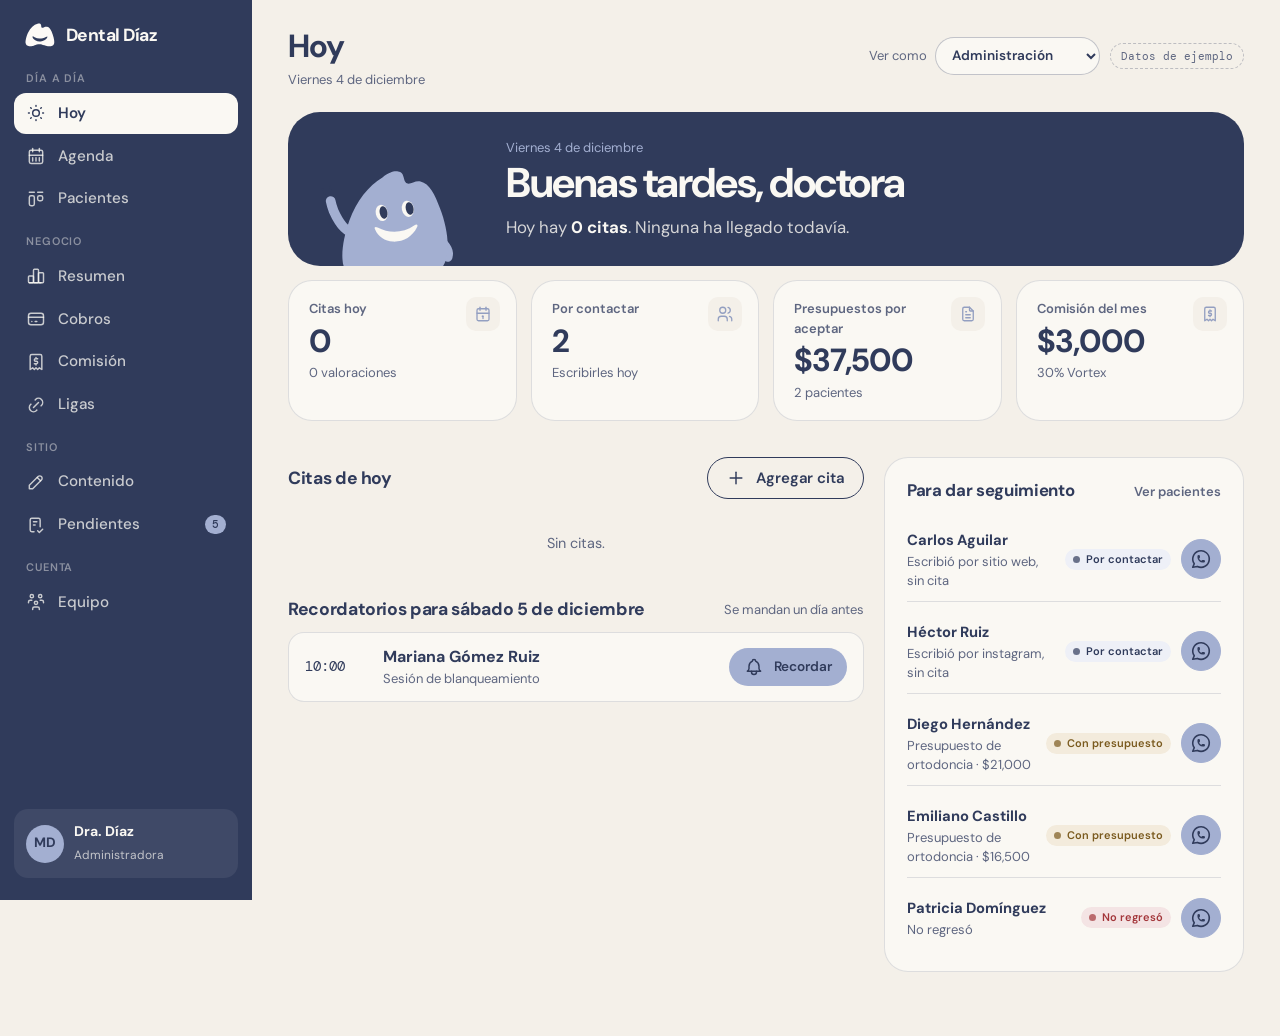
<file: panel.html>
<!doctype html>
<html lang="es-MX">
<head>
<meta charset="utf-8">
<meta name="viewport" content="width=device-width, initial-scale=1, viewport-fit=cover">
<title>Panel · Dental Díaz</title>
<meta name="robots" content="noindex">
<link rel="preconnect" href="https://fonts.googleapis.com">
<link rel="preconnect" href="https://fonts.gstatic.com" crossorigin>
<link href="https://fonts.googleapis.com/css2?family=DM+Mono:wght@400;500&family=DM+Sans:opsz,wght@9..40,400;9..40,500;9..40,600;9..40,700&display=swap" rel="stylesheet">
<link rel="stylesheet" href="assets/css/tokens.css">
<link rel="stylesheet" href="assets/css/components.css">
<link rel="stylesheet" href="assets/css/agenda.css">
<link rel="stylesheet" href="assets/css/panel.css">
</head>
<body class="panel">
<div class="pa">
  <aside class="lateral" aria-label="Menú del panel">
    <a class="logo" href="index.html"><img src="assets/img/simbolo-marino.svg" alt=""><span>Dental Díaz</span></a>
    <nav><div class="lateral__grupo"><span class="lateral__etq">Día a día</span><a class="lateral__item" href="#hoy" data-ir="hoy"><svg class="i" aria-hidden="true"><use href="#i-sun"/></svg><span>Hoy</span></a><a class="lateral__item" href="#agenda" data-ir="agenda"><svg class="i" aria-hidden="true"><use href="#i-calendar-week"/></svg><span>Agenda</span></a><a class="lateral__item" href="#pacientes" data-ir="pacientes"><svg class="i" aria-hidden="true"><use href="#i-layout-kanban"/></svg><span>Pacientes</span></a></div><div class="lateral__grupo"><span class="lateral__etq">Negocio</span><a class="lateral__item" href="#resumen" data-ir="resumen" data-solo-admin><svg class="i" aria-hidden="true"><use href="#i-chart-bar"/></svg><span>Resumen</span></a><a class="lateral__item" href="#cobros" data-ir="cobros" data-solo-admin><svg class="i" aria-hidden="true"><use href="#i-credit-card"/></svg><span>Cobros</span></a><a class="lateral__item" href="#comision" data-ir="comision" data-solo-admin><svg class="i" aria-hidden="true"><use href="#i-receipt-2"/></svg><span>Comisión</span></a><a class="lateral__item" href="#ligas" data-ir="ligas" data-solo-admin><svg class="i" aria-hidden="true"><use href="#i-link"/></svg><span>Ligas</span></a></div><div class="lateral__grupo"><span class="lateral__etq">Sitio</span><a class="lateral__item" href="#contenido" data-ir="contenido" data-solo-admin><svg class="i" aria-hidden="true"><use href="#i-pencil"/></svg><span>Contenido</span></a><a class="lateral__item" href="#pendientes" data-ir="pendientes" data-solo-admin><svg class="i" aria-hidden="true"><use href="#i-checklist"/></svg><span>Pendientes</span><span class="cuenta">5</span></a></div><div class="lateral__grupo"><span class="lateral__etq">Cuenta</span><a class="lateral__item" href="#equipo" data-ir="equipo" data-solo-admin><svg class="i" aria-hidden="true"><use href="#i-users-group"/></svg><span>Equipo</span></a></div></nav>
    <div class="lateral__pie"><span class="avatar">MD</span><div><strong>Dra. Díaz</strong><small>Administradora</small></div></div>
  </aside>
  <main class="pa__main">
    <header class="pa__top">
      <a class="logo solo-movil-flex" href="index.html"><img src="assets/img/simbolo-marino.svg" alt=""></a>
      <div class="pa__titulo"><h1 data-vista-titulo>Hoy</h1><span class="mini" data-fecha-hoy></span></div>
      <div class="pa__top-der">
        <label class="ver-como"><span>Ver como</span><select data-rol><option value="admin">Administración</option><option value="recepcion">Recepción</option><option value="vortex">Vortex</option></select></label>
        <span class="demo-chip">Datos de ejemplo</span>
      </div>
    </header>
    <div data-vista-cuerpo></div>
  </main>
</div>
<div class="mas-hoja" role="menu"><a class="" href="#resumen" data-ir="resumen" data-solo-admin><svg class="i" aria-hidden="true"><use href="#i-chart-bar"/></svg><span>Resumen</span></a><a class="" href="#cobros" data-ir="cobros" data-solo-admin><svg class="i" aria-hidden="true"><use href="#i-credit-card"/></svg><span>Cobros</span></a><a class="" href="#comision" data-ir="comision" data-solo-admin><svg class="i" aria-hidden="true"><use href="#i-receipt-2"/></svg><span>Comisión</span></a><a class="" href="#ligas" data-ir="ligas" data-solo-admin><svg class="i" aria-hidden="true"><use href="#i-link"/></svg><span>Ligas</span></a><a class="" href="#contenido" data-ir="contenido" data-solo-admin><svg class="i" aria-hidden="true"><use href="#i-pencil"/></svg><span>Contenido</span></a><a class="" href="#pendientes" data-ir="pendientes" data-solo-admin><svg class="i" aria-hidden="true"><use href="#i-checklist"/></svg><span>Pendientes</span><span class="cuenta">5</span></a><a class="" href="#equipo" data-ir="equipo" data-solo-admin><svg class="i" aria-hidden="true"><use href="#i-users-group"/></svg><span>Equipo</span></a></div>
<nav class="tabbar" aria-label="Secciones"><a class="" href="#hoy" data-ir="hoy"><svg class="i" aria-hidden="true"><use href="#i-sun"/></svg><span>Hoy</span></a><a class="" href="#agenda" data-ir="agenda"><svg class="i" aria-hidden="true"><use href="#i-calendar-week"/></svg><span>Agenda</span></a><a class="" href="#pacientes" data-ir="pacientes"><svg class="i" aria-hidden="true"><use href="#i-layout-kanban"/></svg><span>Pacientes</span></a><button type="button" data-mas><svg class="i" aria-hidden="true"><use href="#i-dots"/></svg><span>Más</span></button></nav>
<div class="velo" id="velo"></div>
<aside class="drawer" id="drawer" aria-hidden="true" aria-label="Ficha del paciente">
  <div class="drawer__top"><span class="mini">Ficha del paciente</span><button class="icono-btn" data-cerrar-drawer aria-label="Cerrar"><svg class="i" aria-hidden="true"><use href="#i-x"/></svg></button></div>
  <div class="drawer__cuerpo" data-drawer-cuerpo></div>
</aside>
<div class="modal" id="modal" role="dialog" aria-modal="true" aria-hidden="true">
  <div class="modal__top"><h2 data-modal-titulo></h2><button class="icono-btn" data-cerrar-modal aria-label="Cerrar"><svg class="i" aria-hidden="true"><use href="#i-x"/></svg></button></div>
  <div class="modal__cuerpo" data-modal-cuerpo></div>
  <div class="modal__pie"><button class="btn btn--chico btn--secundario" data-cerrar-modal>Cancelar</button><button class="btn btn--chico btn--primario" data-modal-ok>Guardar</button></div>
</div>
<div class="toast" id="toast" role="status" aria-live="polite"></div>
<script src="assets/js/iconos.js"></script>
<script src="assets/js/nubo-states.js"></script>
<script src="assets/js/nubo.js"></script>
<script src="assets/js/panel.js"></script>
</body>
</html>
</file>
<file: assets/css/tokens.css>
:root {
  --marino: #303B5B;
  --marino-hover: #262F4A;
  --lavanda: #A3AFD1;
  --lavanda-sombra: #939FC1;
  --marfil: #FAF8F3;
  --crema: #F4F0E9;
  --niebla: #DCDBE0;
  --texto: #303B5B;
  --texto-suave: #5E6680;
  --linea: rgba(48, 59, 91, 0.14);
  --linea-fuerte: rgba(48, 59, 91, 0.28);
  --ok: #2F6B4F;
  --error: #A3363A;

  --font: "DM Sans", system-ui, -apple-system, "Segoe UI", sans-serif;
  --font-mono: "DM Mono", ui-monospace, monospace;

  --fs-display: clamp(2.6rem, 1.6rem + 4.2vw, 4.5rem);
  --fs-h1: clamp(2.2rem, 1.5rem + 2.8vw, 3.5rem);
  --fs-h2: clamp(1.75rem, 1.3rem + 1.8vw, 2.5rem);
  --fs-h3: clamp(1.3rem, 1.15rem + 0.6vw, 1.6rem);
  --fs-lead: clamp(1.1rem, 1.04rem + 0.3vw, 1.25rem);
  --fs-body: 1.0625rem;
  --fs-small: 0.9375rem;
  --fs-label: 0.8125rem;

  --s-1: 4px;  --s-2: 8px;  --s-3: 12px; --s-4: 16px; --s-5: 24px;
  --s-6: 32px; --s-7: 48px; --s-8: 64px; --s-9: 96px; --s-10: 128px;

  --r-sm: 10px;
  --r-md: 16px;
  --r-lg: 24px;
  --r-xl: 32px;
  --r-pill: 999px;

  --sombra-suave: 0 1px 2px rgba(48, 59, 91, 0.06), 0 8px 24px rgba(48, 59, 91, 0.08);
  --sombra-flotante: 0 2px 6px rgba(48, 59, 91, 0.08), 0 18px 40px rgba(48, 59, 91, 0.14);

  --ease-out: cubic-bezier(0.22, 1, 0.36, 1);
  --ease-rebote: cubic-bezier(0.34, 1.56, 0.64, 1);
  --dur-rapida: 160ms;
  --dur-base: 320ms;
  --dur-lenta: 640ms;

  --ancho: 1200px;
  --gutter: clamp(16px, 4vw, 40px);
}
</file>
<file: assets/css/components.css>
*, *::before, *::after { box-sizing: border-box; }
html { -webkit-text-size-adjust: 100%; scroll-behavior: smooth; }
body {
  margin: 0;
  background: var(--crema);
  color: var(--texto);
  font-family: var(--font);
  font-size: var(--fs-body);
  line-height: 1.6;
  -webkit-font-smoothing: antialiased;
  overflow-x: hidden;
}
img, svg { display: block; max-width: 100%; }
a { color: inherit; }
button { font: inherit; color: inherit; }
:focus-visible { outline: 2.5px solid var(--marino); outline-offset: 3px; border-radius: 6px; }

.contenedor { width: min(var(--ancho), 100% - 2 * var(--gutter)); margin-inline: auto; }
.seccion { padding-block: clamp(64px, 9vw, 128px); }

.display, .h1, .h2, .h3 { margin: 0; font-weight: 700; letter-spacing: -0.025em; line-height: 1.06; text-wrap: balance; }
.display { font-size: var(--fs-display); letter-spacing: -0.035em; }
.h1 { font-size: var(--fs-h1); }
.h2 { font-size: var(--fs-h2); line-height: 1.12; }
.h3 { font-size: var(--fs-h3); font-weight: 600; letter-spacing: -0.015em; line-height: 1.2; }
.lead { font-size: var(--fs-lead); line-height: 1.55; color: var(--texto-suave); margin: 0; text-wrap: pretty; }
.texto { margin: 0; color: var(--texto-suave); text-wrap: pretty; }
.chico { font-size: var(--fs-small); }
.ceja {
  display: inline-flex; align-items: center; gap: 8px;
  font-size: var(--fs-label); font-weight: 600; letter-spacing: 0.08em; text-transform: uppercase;
  color: var(--texto-suave);
}
.ceja::before { content: ""; width: 18px; height: 2px; border-radius: 2px; background: var(--lavanda-sombra); }
.mono { font-family: var(--font-mono); font-size: 0.8125rem; letter-spacing: 0; }
.subrayado { position: relative; white-space: nowrap; }
.subrayado::after { content: ""; position: absolute; left: -0.04em; right: -0.04em; bottom: 0.06em; height: 0.26em; border-radius: 0.2em; background: var(--lavanda); opacity: 0.7; z-index: -1; transform-origin: left; animation: subraya 900ms var(--ease-out) 500ms both; }
@keyframes subraya { from { transform: scaleX(0); } to { transform: scaleX(1); } }

.btn {
  --btn-bg: var(--marino); --btn-fg: var(--marfil); --btn-borde: transparent;
  position: relative; display: inline-flex; align-items: center; justify-content: center; gap: 10px;
  min-height: 52px; padding: 0 26px; border-radius: var(--r-pill);
  background: var(--btn-bg); color: var(--btn-fg); border: 1.5px solid var(--btn-borde);
  font-size: 1rem; font-weight: 600; letter-spacing: -0.005em; text-decoration: none; cursor: pointer;
  transition: transform var(--dur-base) var(--ease-out), background var(--dur-rapida), box-shadow var(--dur-base) var(--ease-out);
  -webkit-tap-highlight-color: transparent;
}
.btn:hover { transform: translateY(-2px); box-shadow: var(--sombra-suave); }
.btn:active { transform: translateY(0) scale(0.98); box-shadow: none; }
.btn .flecha { transition: transform var(--dur-base) var(--ease-out); }
.btn:hover .flecha { transform: translateX(4px); }
.btn--primario:hover { --btn-bg: var(--marino-hover); }
.btn--secundario { --btn-bg: transparent; --btn-fg: var(--marino); --btn-borde: var(--marino); }
.btn--secundario:hover { --btn-bg: rgba(48, 59, 91, 0.06); box-shadow: none; }
.btn--whatsapp { --btn-bg: var(--lavanda); --btn-fg: var(--marino); }
.btn--whatsapp:hover { --btn-bg: var(--lavanda-sombra); }
.btn--claro { --btn-bg: var(--marfil); --btn-fg: var(--marino); }
.btn--chico { min-height: 42px; padding: 0 18px; font-size: 0.9375rem; }
.btn i { font-size: 1.25rem; }
.enlace {
  display: inline-flex; align-items: center; gap: 6px; font-weight: 600; text-decoration: none;
  background: linear-gradient(currentColor, currentColor) 0 100% / 0 1.5px no-repeat;
  transition: background-size var(--dur-base) var(--ease-out);
}
.enlace:hover { background-size: 100% 1.5px; }
.nota-precio { font-size: var(--fs-small); color: var(--texto-suave); }
.nota-precio strong { color: var(--marino); }

.nav {
  position: sticky; top: 0; z-index: 50;
  background: rgba(244, 240, 233, 0.86);
  -webkit-backdrop-filter: saturate(140%) blur(14px); backdrop-filter: saturate(140%) blur(14px);
  border-bottom: 1px solid transparent; transition: border-color var(--dur-base);
}
.nav.con-borde { border-bottom-color: var(--linea); }
.nav__fila { display: flex; align-items: center; justify-content: space-between; gap: 24px; height: 76px; }
.logo { display: inline-flex; align-items: center; gap: 10px; text-decoration: none; color: var(--marino); }
.logo img { width: 38px; height: auto; }
.logo span { font-weight: 700; font-size: 1.3rem; letter-spacing: -0.03em; }
.nav__menu { display: flex; align-items: center; gap: 28px; list-style: none; margin: 0; padding: 0; }
.nav__menu a { text-decoration: none; font-size: 0.9375rem; font-weight: 500; color: var(--texto); opacity: 0.86; transition: opacity var(--dur-rapida); }
.nav__menu a:hover { opacity: 1; }
.nav__menu .tiene-sub { display: inline-flex; align-items: center; gap: 4px; }
.nav__acciones { display: flex; align-items: center; gap: 10px; }
.icono-btn {
  width: 44px; height: 44px; border-radius: 50%; display: inline-grid; place-items: center;
  background: transparent; border: 1.5px solid var(--linea-fuerte); color: var(--marino); cursor: pointer; text-decoration: none;
  transition: background var(--dur-rapida), border-color var(--dur-rapida);
}
.icono-btn:hover { background: rgba(48, 59, 91, 0.06); border-color: var(--marino); }
.icono-btn i { font-size: 1.3rem; }
.nav__hamburguesa { display: none; }
@media (max-width: 960px) {
  .nav__menu, .nav__acciones .btn { display: none; }
  .nav__hamburguesa { display: inline-grid; }
  .nav__fila { height: 64px; }
}

.barra-movil {
  display: none; position: fixed; left: 12px; right: 12px; bottom: 12px; z-index: 60;
  gap: 8px; padding: 8px; border-radius: var(--r-pill);
  background: var(--marfil); box-shadow: var(--sombra-flotante);
}
.barra-movil .btn { flex: 1; min-height: 48px; padding: 0 14px; }
.barra-movil .btn--whatsapp { flex: 0 0 48px; padding: 0; }
@media (max-width: 960px) { .barra-movil { display: flex; } body { padding-bottom: 84px; } }

.foto {
  position: relative; overflow: hidden; border-radius: var(--r-lg);
  background:
    repeating-linear-gradient(135deg, rgba(48, 59, 91, 0.045) 0 12px, transparent 12px 24px),
    var(--niebla);
  display: grid; place-items: center; color: var(--marino);
}
.foto img { width: 100%; height: 100%; object-fit: cover; }
.foto__guia {
  position: relative; z-index: 1; max-width: 360px; margin: 16px;
  padding: 14px 16px; border-radius: var(--r-md);
  background: rgba(250, 248, 243, 0.92); border: 1px dashed var(--linea-fuerte);
  font-size: 0.8125rem; line-height: 1.45; color: var(--texto);
}
.foto__guia b { display: flex; align-items: center; gap: 6px; font-size: 0.75rem; letter-spacing: 0.06em; text-transform: uppercase; margin-bottom: 4px; }
.foto__guia b i { font-size: 1rem; }
.foto__guia span { color: var(--texto-suave); }

.tarjeta {
  background: var(--marfil); border-radius: var(--r-lg); padding: var(--s-5);
  border: 1px solid var(--linea);
}
.tarjeta-tx {
  display: flex; flex-direction: column; text-decoration: none; overflow: hidden;
  background: var(--marfil); border-radius: var(--r-lg); border: 1px solid var(--linea);
  transition: transform var(--dur-lenta) var(--ease-out), box-shadow var(--dur-lenta) var(--ease-out), border-color var(--dur-base);
}
.tarjeta-tx:hover { transform: translateY(-6px); box-shadow: var(--sombra-flotante); border-color: transparent; }
.tarjeta-tx .foto { border-radius: 0; aspect-ratio: 4 / 3; }
.tarjeta-tx .foto__guia { max-width: 240px; font-size: 0.75rem; }
.tarjeta-tx__cuerpo { padding: 22px 24px 24px; display: grid; gap: 8px; }
.tarjeta-tx__pie { display: flex; align-items: center; justify-content: space-between; margin-top: 8px; font-weight: 600; font-size: 0.9375rem; }
.tarjeta-tx__pie .circulo {
  width: 40px; height: 40px; border-radius: 50%; display: grid; place-items: center;
  background: var(--crema); transition: background var(--dur-base), color var(--dur-base), transform var(--dur-base) var(--ease-out);
}
.tarjeta-tx:hover .circulo { background: var(--marino); color: var(--marfil); transform: rotate(-45deg); }

.etiqueta {
  display: inline-flex; align-items: center; gap: 6px; width: fit-content;
  padding: 5px 12px; border-radius: var(--r-pill);
  background: rgba(163, 175, 209, 0.32); color: var(--marino);
  font-size: 0.8125rem; font-weight: 600;
}
.etiqueta--borde { background: transparent; border: 1px solid var(--linea-fuerte); }

.franja { display: grid; grid-template-columns: repeat(4, minmax(0, 1fr)); border-top: 1px solid var(--linea); border-bottom: 1px solid var(--linea); }
.franja__item { display: flex; align-items: center; gap: 14px; padding: 22px 20px; }
.franja__item + .franja__item { border-left: 1px solid var(--linea); }
.franja__icono { width: 44px; height: 44px; flex: none; border-radius: 50%; display: grid; place-items: center; background: var(--marfil); }
.franja__icono i { font-size: 1.35rem; }
.franja__item strong { display: block; font-size: 1rem; line-height: 1.25; }
.franja__item span { font-size: 0.875rem; color: var(--texto-suave); }
@media (max-width: 860px) {
  .franja { grid-template-columns: repeat(2, minmax(0, 1fr)); }
  .franja__item:nth-child(3) { border-left: 0; }
  .franja__item:nth-child(n+3) { border-top: 1px solid var(--linea); }
}
@media (max-width: 420px) { .franja__item { padding: 16px 12px; gap: 10px; } .franja__icono { width: 36px; height: 36px; } }

.estrellas { display: inline-flex; gap: 2px; color: var(--marino); }
.estrellas svg { width: 16px; height: 16px; }

.pasos { display: grid; grid-template-columns: repeat(4, minmax(0, 1fr)); gap: 16px; counter-reset: paso; position: relative; }
.paso { position: relative; padding: 24px; border-radius: var(--r-lg); background: var(--marfil); border: 1px solid var(--linea); counter-increment: paso; }
.paso::before {
  content: counter(paso, decimal-leading-zero); display: block; margin-bottom: 28px;
  font-family: var(--font-mono); font-size: 0.8125rem; color: var(--texto-suave);
}
.paso.activo { background: var(--marino); color: var(--marfil); border-color: var(--marino); }
.paso.activo::before, .paso.activo .texto { color: rgba(250, 248, 243, 0.78); }
@media (max-width: 860px) { .pasos { grid-template-columns: 1fr 1fr; } }
@media (max-width: 520px) { .pasos { grid-template-columns: 1fr; } }

.faq { border-top: 1px solid var(--linea); }
.faq__item { border-bottom: 1px solid var(--linea); }
.faq__pregunta {
  width: 100%; display: flex; align-items: center; justify-content: space-between; gap: 16px;
  padding: 22px 0; background: none; border: 0; cursor: pointer; text-align: left;
  font-size: 1.125rem; font-weight: 600; letter-spacing: -0.01em;
}
.faq__mas { width: 36px; height: 36px; flex: none; border-radius: 50%; display: grid; place-items: center; background: var(--marfil); transition: transform var(--dur-base) var(--ease-out), background var(--dur-base); }
.faq__item.abierto .faq__mas { transform: rotate(45deg); background: var(--lavanda); }
.faq__respuesta { display: grid; grid-template-rows: 0fr; transition: grid-template-rows var(--dur-base) var(--ease-out); }
.faq__item.abierto .faq__respuesta { grid-template-rows: 1fr; }
.faq__respuesta > div { overflow: hidden; }
.faq__respuesta p { margin: 0 0 22px; max-width: 62ch; color: var(--texto-suave); }

.campo { display: grid; gap: 8px; }
.campo label { font-size: 0.9375rem; font-weight: 600; }
.campo input {
  height: 54px; padding: 0 18px; border-radius: var(--r-md);
  border: 1.5px solid var(--linea-fuerte); background: var(--marfil); color: var(--texto);
  font: inherit; font-size: 1rem; transition: border-color var(--dur-rapida), box-shadow var(--dur-rapida);
}
.campo input::placeholder { color: #8C91A3; }
.campo input:hover { border-color: var(--lavanda-sombra); }
.campo input:focus { outline: none; border-color: var(--marino); box-shadow: 0 0 0 4px rgba(163, 175, 209, 0.45); }
.campo.con-error input { border-color: var(--error); }
.campo__ayuda { font-size: 0.8125rem; color: var(--texto-suave); }
.campo.con-error .campo__ayuda { color: var(--error); }

.chips { display: flex; flex-wrap: wrap; gap: 8px; }
.chip {
  min-height: 44px; padding: 0 16px; border-radius: var(--r-pill); cursor: pointer;
  border: 1.5px solid var(--linea-fuerte); background: var(--marfil); color: var(--texto);
  font-size: 0.9375rem; font-weight: 500;
  transition: background var(--dur-rapida), color var(--dur-rapida), border-color var(--dur-rapida), transform var(--dur-base) var(--ease-rebote);
}
.chip:hover { border-color: var(--marino); }
.chip[aria-pressed="true"] { background: var(--marino); border-color: var(--marino); color: var(--marfil); transform: scale(1.03); }
.chip:disabled { opacity: 0.4; cursor: not-allowed; text-decoration: line-through; }
.chip--hora { font-family: var(--font-mono); font-size: 0.875rem; min-width: 76px; }

.pie { background: var(--marino); color: var(--marfil); padding-block: 72px 32px; }
.pie a { color: var(--marfil); text-decoration: none; opacity: 0.82; }
.pie a:hover { opacity: 1; }
.pie__grid { display: grid; grid-template-columns: 1.4fr 1fr 1fr 1fr; gap: 40px; }
.pie h4 { margin: 0 0 14px; font-size: 0.8125rem; letter-spacing: 0.08em; text-transform: uppercase; color: var(--lavanda); }
.pie ul { list-style: none; padding: 0; margin: 0; display: grid; gap: 10px; font-size: 0.9375rem; }
.pie__legal { margin-top: 56px; padding-top: 24px; border-top: 1px solid rgba(250, 248, 243, 0.16); display: flex; flex-wrap: wrap; gap: 8px 24px; justify-content: space-between; font-size: 0.8125rem; color: rgba(250, 248, 243, 0.68); }
.pie__cofepris { padding: 10px 14px; border: 1px dashed rgba(250, 248, 243, 0.3); border-radius: var(--r-sm); }
@media (max-width: 860px) { .pie__grid { grid-template-columns: 1fr 1fr; } }
@media (max-width: 520px) { .pie__grid { grid-template-columns: 1fr; } }

.nubo { position: relative; width: 100%; }
.nubo svg { width: 100%; height: auto; overflow: visible; }
.nubo .n-respira { transform-box: fill-box; transform-origin: 50% 100%; animation: nubo-respira 3.8s var(--ease-out) infinite alternate; }
.nubo .ojo-blanco, .nubo .pupila { transform-box: fill-box; transform-origin: center; }
.nubo .ojo-blanco { transform: scaleY(var(--parpadeo, 1)); }
.nubo .pupila { transform: translate(var(--px, 0px), var(--py, 0px)) scaleY(var(--parpadeo, 1)); transition: transform 120ms linear; }
.nubo.parpadea .ojo-blanco, .nubo.parpadea .pupila { --parpadeo: 0.08; transition: transform 70ms ease-in; }
.nubo .brazo-saluda { transform-box: view-box; transform-origin: 114px 203px; animation: nubo-saluda 1.6s var(--ease-out) infinite; }
.nubo .entrar { animation: nubo-entra 520ms var(--ease-rebote) both; }
@keyframes nubo-respira { from { transform: scale(1, 1); } to { transform: scale(1.012, 1.025); } }
@keyframes nubo-saluda { 0%, 55%, 100% { transform: rotate(0deg); } 15% { transform: rotate(-14deg); } 30% { transform: rotate(8deg); } 45% { transform: rotate(-8deg); } }
@keyframes nubo-entra { from { opacity: 0; transform: translateY(14px) scale(0.94); } to { opacity: 1; transform: none; } }
.nubo-asoma { animation: nubo-asoma 1.1s var(--ease-rebote) 0.35s both; }
@keyframes nubo-asoma { from { transform: translateY(70%); } to { transform: translateY(0); } }

.revela { opacity: 0; transform: translateY(24px); transition: opacity var(--dur-lenta) var(--ease-out), transform var(--dur-lenta) var(--ease-out); transition-delay: var(--retraso, 0ms); }
.revela.visible { opacity: 1; transform: none; }

@media (prefers-reduced-motion: reduce) {
  *, *::before, *::after { animation-duration: 0.01ms !important; animation-iteration-count: 1 !important; transition-duration: 0.01ms !important; scroll-behavior: auto !important; }
  .revela { opacity: 1; transform: none; }
}

.i { width: 1.25em; height: 1.25em; flex: none; fill: none; stroke: currentColor; stroke-width: 1.75; stroke-linecap: round; stroke-linejoin: round; vertical-align: -0.2em; }
.i--relleno { fill: currentColor; stroke: none; }
.icono-btn .i { width: 22px; height: 22px; }
.btn .i { width: 20px; height: 20px; }
::selection { background: var(--lavanda); color: var(--marino); }
html { caret-color: var(--marino); accent-color: var(--marino); scrollbar-color: var(--lavanda-sombra) var(--crema); }
::-webkit-scrollbar { width: 12px; }
::-webkit-scrollbar-track { background: var(--crema); }
::-webkit-scrollbar-thumb { background: var(--lavanda); border-radius: 999px; border: 3px solid var(--crema); }
.tabular { font-variant-numeric: tabular-nums; }

.foto { background: radial-gradient(120% 90% at 85% 10%, rgba(163, 175, 209, 0.55), transparent 60%), linear-gradient(160deg, #E6E3E6, var(--niebla)); }
.foto::before {
  content: ""; position: absolute; width: 46%; aspect-ratio: 280 / 228; right: -6%; bottom: -8%;
  background: url("../img/simbolo-marino.svg") center / contain no-repeat; opacity: 0.06; pointer-events: none;
}

.menu-movil { display: none; }
@media (max-width: 960px) {
  .menu-movil {
    display: grid; position: fixed; inset: 64px 0 auto 0; z-index: 49; gap: 4px;
    padding: 12px var(--gutter) 24px; background: var(--crema); border-bottom: 1px solid var(--linea);
    box-shadow: var(--sombra-flotante);
    transform: translateY(-12px); opacity: 0; visibility: hidden;
    transition: transform var(--dur-base) var(--ease-out), opacity var(--dur-base), visibility 0s linear var(--dur-base);
  }
  .nav--abierto .menu-movil { transform: none; opacity: 1; visibility: visible; transition-delay: 0s; }
  .menu-movil a:not(.btn) { padding: 14px 4px; font-size: 1.25rem; font-weight: 600; letter-spacing: -0.02em; text-decoration: none; border-bottom: 1px solid var(--linea); }
  .menu-movil .btn { margin-top: 16px; }
}

.estado-abierto { display: inline-flex; align-items: center; gap: 8px; font-weight: 600; font-size: 0.9375rem; }
.estado-abierto::before { content: ""; width: 9px; height: 9px; border-radius: 50%; background: var(--texto-suave); }
.estado-abierto.abierto::before { background: var(--ok); box-shadow: 0 0 0 4px rgba(47, 107, 79, 0.16); }
</file>
<file: assets/css/inicio.css>
.palabra { display: inline-block; overflow: hidden; vertical-align: top; padding-bottom: 0.14em; margin-bottom: -0.14em; }
.palabra > span { display: inline-block; }
.palabras-listas .palabra > span { animation: palabra-sube 900ms var(--ease-out) both; }
@keyframes palabra-sube { from { transform: translateY(105%); } to { transform: none; } }

.chip-flota {
  position: absolute; z-index: 3; display: flex; align-items: center; gap: 12px;
  padding: 12px 16px; border-radius: var(--r-md); background: var(--marfil); box-shadow: var(--sombra-flotante);
  animation: flota-entra 800ms var(--ease-rebote) both;
}
.chip-flota strong { display: block; font-size: 1.05rem; letter-spacing: -0.02em; line-height: 1.15; }
.chip-flota span { font-size: 0.8125rem; color: var(--texto-suave); }
.chip-flota__icono { width: 40px; height: 40px; border-radius: 50%; display: grid; place-items: center; background: var(--lavanda); color: var(--marino); flex: none; }
@keyframes flota-entra { from { opacity: 0; transform: translateY(16px) scale(0.96); } to { opacity: 1; transform: none; } }

.selector-tx__lista { display: grid; gap: 6px; }
.selector-tx__tab {
  display: flex; align-items: center; justify-content: space-between; gap: 16px; width: 100%;
  padding: 18px 22px; border-radius: var(--r-md); border: 1px solid transparent; background: transparent;
  text-align: left; cursor: pointer; transition: background var(--dur-base) var(--ease-out), border-color var(--dur-base), color var(--dur-base);
}
.selector-tx__tab strong { font-size: clamp(1.25rem, 1.1rem + 0.7vw, 1.75rem); letter-spacing: -0.025em; font-weight: 700; line-height: 1.1; }
.selector-tx__tab small { display: block; margin-top: 4px; font-size: 0.875rem; color: var(--texto-suave); font-weight: 500; }
.selector-tx__tab .i { opacity: 0; transform: translateX(-8px); transition: opacity var(--dur-base), transform var(--dur-base) var(--ease-out); }
.selector-tx__tab:hover { background: rgba(250, 248, 243, 0.6); }
.selector-tx__tab[aria-selected="true"] { background: var(--marfil); border-color: var(--linea); }
.selector-tx__tab[aria-selected="true"] .i { opacity: 1; transform: none; }
.selector-tx__panel { display: none; }
.selector-tx__panel.activo { display: grid; animation: panel-entra 520ms var(--ease-out) both; }
@keyframes panel-entra { from { opacity: 0; clip-path: inset(0 0 12% 0 round 24px); transform: translateY(10px); } to { opacity: 1; clip-path: inset(0 0 0 0 round 24px); transform: none; } }
.datos { display: flex; flex-wrap: wrap; gap: 8px; }
.dato { display: inline-flex; align-items: center; gap: 8px; padding: 8px 14px; border-radius: var(--r-pill); background: var(--crema); font-size: 0.875rem; font-weight: 600; }
.dato .i { width: 18px; height: 18px; }

.miedos__opciones { display: flex; flex-wrap: wrap; gap: 10px; }
.miedo {
  display: inline-flex; align-items: center; gap: 8px; min-height: 48px; padding: 0 20px; border-radius: var(--r-pill);
  border: 1.5px solid var(--linea-fuerte); background: var(--marfil); cursor: pointer; font-weight: 600; font-size: 0.9875rem;
  transition: background var(--dur-rapida), color var(--dur-rapida), border-color var(--dur-rapida), transform var(--dur-base) var(--ease-rebote);
}
.miedo:hover { border-color: var(--marino); }
.miedo[aria-pressed="true"] { background: var(--marino); border-color: var(--marino); color: var(--marfil); transform: translateY(-2px); }
.burbuja {
  position: relative; padding: 22px 24px; border-radius: 24px 24px 24px 6px; background: var(--marfil);
  border: 1px solid var(--linea); font-size: clamp(1.1rem, 1rem + 0.5vw, 1.35rem); line-height: 1.45; letter-spacing: -0.01em; font-weight: 500;
  min-height: 7.5em; text-wrap: pretty;
}
.burbuja.entra { animation: burbuja-entra 520ms var(--ease-rebote) both; }
@keyframes burbuja-entra { from { opacity: 0; transform: translateY(10px) scale(0.97); transform-origin: left bottom; } to { opacity: 1; transform: none; } }

.pasos-int { position: relative; }
.pasos-int__nav { display: grid; grid-template-columns: repeat(4, minmax(0, 1fr)); gap: 8px; position: relative; }
.pasos-int__btn {
  display: grid; gap: 6px; padding: 16px 4px 0 0; background: none; border: 0; text-align: left; cursor: pointer; color: inherit; opacity: 0.6;
  transition: opacity var(--dur-base);
}
.pasos-int__btn strong { font-size: 1.05rem; letter-spacing: -0.015em; }
.pasos-int__btn span { font-family: var(--font-mono); font-size: 0.75rem; opacity: 0.8; }
.pasos-int__btn[aria-current="step"], .pasos-int__btn.hecho { opacity: 1; }
.pasos-int__riel { position: absolute; left: 0; right: 0; top: 0; height: 3px; border-radius: 3px; background: currentColor; opacity: 0.18; }
.pasos-int__barra { position: absolute; left: 0; right: 0; top: 0; height: 3px; border-radius: 3px; background: var(--lavanda); transform-origin: left; transform: scaleX(0.25); transition: transform 700ms var(--ease-out); }
.pasos-int__detalle { display: none; }
.pasos-int__detalle.activo { display: block; animation: panel-entra 520ms var(--ease-out) both; }
@media (max-width: 640px) {
  .pasos-int__nav { grid-template-columns: repeat(2, minmax(0, 1fr)); row-gap: 20px; }
}

.mito { perspective: 1200px; cursor: pointer; border: 0; padding: 0; background: none; text-align: left; width: 100%; height: 100%; }
.mito__cara { position: relative; height: 100%; min-height: 260px; transform-style: preserve-3d; transition: transform 800ms var(--ease-out); }
.mito.volteada .mito__cara { transform: rotateY(180deg); }
.mito__frente, .mito__vuelta {
  position: absolute; inset: 0; backface-visibility: hidden; -webkit-backface-visibility: hidden;
  border-radius: var(--r-lg); padding: 28px; display: flex; flex-direction: column; justify-content: space-between;
}
.mito__frente { background: var(--lavanda); }
.mito__vuelta { background: var(--marino); color: var(--marfil); transform: rotateY(180deg); }
.mito__pista { display: inline-flex; align-items: center; gap: 8px; font-size: 0.875rem; font-weight: 600; }

.horario { display: grid; gap: 10px; margin: 0; padding: 0; list-style: none; }
.horario li { display: flex; justify-content: space-between; gap: 16px; padding-bottom: 10px; border-bottom: 1px solid var(--linea); font-size: 0.9875rem; }
.horario li:last-child { border-bottom: 0; }
.mapa { position: relative; overflow: hidden; border-radius: var(--r-lg); background: var(--niebla); min-height: 280px; }
.mapa iframe { position: absolute; inset: 0; width: 100%; height: 100%; border: 0; filter: saturate(0.6) contrast(0.95); }
.mapa__pin { position: absolute; left: 16px; bottom: 16px; z-index: 2; display: inline-flex; align-items: center; gap: 10px; padding: 12px 16px; border-radius: var(--r-md); background: var(--marfil); box-shadow: var(--sombra-flotante); font-size: 0.9375rem; font-weight: 600; text-decoration: none; }

.cierre {
  position: relative; overflow: hidden; border-radius: var(--r-xl); background: var(--marino); color: var(--marfil);
  padding: clamp(40px, 6vw, 80px); display: grid; grid-template-columns: 1.3fr 1fr; gap: 32px; align-items: center;
}
.cierre .h1 { max-width: 13ch; }
.cierre p { margin: 18px 0 28px; max-width: 42ch; color: rgba(250, 248, 243, 0.78); font-size: var(--fs-lead); }
.cierre__acciones { display: flex; flex-wrap: wrap; gap: 12px; }
.cierre .nubo { max-width: 360px; justify-self: center; }
@media (max-width: 820px) { .cierre { grid-template-columns: 1fr; } .cierre .nubo { max-width: 240px; order: -1; } }

.titular { margin-bottom: clamp(32px, 4vw, 56px); max-width: 720px; }
.titular .texto { margin-top: 16px; font-size: var(--fs-lead); }
</file>
<file: assets/css/agenda.css>
.agenda-sec { scroll-margin-top: 88px; }
@media (max-width: 960px) { .agenda-sec { scroll-margin-top: 72px; } }
.agenda-caja { display: grid; grid-template-columns: 0.8fr 1.2fr; gap: 0; border-radius: var(--r-xl); overflow: hidden; background: var(--marfil); border: 1px solid var(--linea); box-shadow: var(--sombra-suave); }
.agenda-lado { position: relative; background: var(--marino); color: var(--marfil); padding: clamp(28px, 4vw, 52px); display: flex; flex-direction: column; justify-content: space-between; gap: 28px; overflow: hidden; }
.agenda-lado .h2 { max-width: 12ch; }
.agenda-lado p { margin: 0; color: rgba(250, 248, 243, 0.78); max-width: 34ch; }
.agenda-lado .nubo { width: min(300px, 80%); align-self: center; margin-bottom: -8%; }
.agenda-incluye { list-style: none; margin: 0; padding: 0; display: grid; gap: 10px; font-size: 0.9375rem; }
.agenda-incluye li { display: flex; gap: 10px; align-items: center; }
.agenda-incluye .i { color: var(--lavanda); width: 20px; height: 20px; }
.agenda-form { padding: clamp(24px, 3.5vw, 48px); display: grid; gap: 26px; align-content: start; }
.agenda-bloque { display: grid; gap: 12px; border: 0; margin: 0; padding: 0; min-width: 0; }
.agenda-bloque > legend, .agenda-bloque > .agenda-etq { padding: 0; margin-bottom: 12px; font-weight: 700; font-size: 1.05rem; letter-spacing: -0.01em; display: flex; justify-content: space-between; align-items: baseline; gap: 12px; width: 100%; }
.agenda-bloque .opcional { font-weight: 500; font-size: 0.8125rem; color: var(--texto-suave); }
.agenda-error { display: none; font-size: 0.8125rem; color: var(--error); font-weight: 600; }
.agenda-bloque.con-error .agenda-error { display: block; }
.agenda-bloque.con-error .chips { animation: sacude 320ms ease; }
@keyframes sacude { 20% { transform: translateX(-6px); } 50% { transform: translateX(6px); } 80% { transform: translateX(-3px); } }
.agenda-dias { display: flex; gap: 8px; overflow-x: auto; scroll-snap-type: x mandatory; padding-bottom: 4px; scrollbar-width: none; }
.agenda-dias::-webkit-scrollbar { display: none; }
.dia {
  flex: none; scroll-snap-align: start; display: grid; justify-items: center; gap: 2px; width: 72px; padding: 12px 0; border-radius: var(--r-md);
  border: 1.5px solid var(--linea-fuerte); background: var(--marfil); cursor: pointer; color: var(--texto);
  transition: background var(--dur-rapida), color var(--dur-rapida), border-color var(--dur-rapida), transform var(--dur-base) var(--ease-rebote);
}
.dia span { font-size: 0.8125rem; font-weight: 600; color: var(--texto-suave); }
.dia strong { font-size: 1.5rem; letter-spacing: -0.03em; line-height: 1.1; }
.dia small { font-size: 0.6875rem; color: var(--texto-suave); }
.dia:hover { border-color: var(--marino); }
.dia[aria-pressed="true"] { background: var(--marino); color: var(--marfil); border-color: var(--marino); transform: translateY(-2px); }
.dia[aria-pressed="true"] span, .dia[aria-pressed="true"] small { color: rgba(250, 248, 243, 0.78); }
.agenda-horas { display: grid; gap: 14px; }
.agenda-horas__grupo { display: grid; gap: 8px; }
.agenda-horas__grupo > span { font-size: 0.8125rem; font-weight: 600; color: var(--texto-suave); }
.agenda-campos { display: grid; grid-template-columns: 1fr 1fr; gap: 16px; }
.agenda-pasos { display: flex; align-items: center; gap: 10px; font-size: 0.875rem; font-weight: 600; color: var(--texto-suave); }
.agenda-pasos span { display: inline-flex; align-items: center; gap: 8px; }
.agenda-pasos b { width: 26px; height: 26px; border-radius: 50%; display: inline-grid; place-items: center; border: 1.5px solid var(--linea-fuerte); font-size: 0.8125rem; }
.agenda-pasos .activo { color: var(--marino); }
.agenda-pasos .activo b { background: var(--marino); border-color: var(--marino); color: var(--marfil); }
.agenda-pasos .hecho b { background: var(--lavanda); border-color: var(--lavanda); color: var(--marino); }
.agenda-pasos i { flex: 1; height: 2px; background: var(--linea-fuerte); border-radius: 2px; max-width: 80px; }
.agenda-paso[hidden] { display: none; }
.agenda-paso { display: grid; gap: 26px; animation: texto-entra 480ms var(--ease-out) both; }
.agenda-acciones { display: flex; flex-wrap: wrap; align-items: center; gap: 12px; }
.agenda-resumen { display: flex; flex-wrap: wrap; gap: 8px; }
.agenda-ok { display: none; justify-items: center; text-align: center; gap: 14px; padding: 12px 0; }
.agenda-ok.visible { display: grid; animation: texto-entra 520ms var(--ease-out) both; }
.agenda-ok .nubo { width: 200px; }
.agenda-ok__ficha { width: 100%; max-width: 420px; display: grid; gap: 0; margin: 6px 0; padding: 0; list-style: none; border-radius: var(--r-md); background: var(--crema); text-align: left; }
.agenda-ok__ficha li { display: flex; justify-content: space-between; gap: 16px; padding: 12px 16px; border-bottom: 1px solid var(--linea); font-size: 0.9375rem; }
.agenda-ok__ficha li:last-child { border-bottom: 0; }
.agenda-ok__ficha li span { color: var(--texto-suave); }
@keyframes texto-entra { from { opacity: 0; transform: translateY(14px); } to { opacity: 1; transform: none; } }
@media (max-width: 900px) {
  .agenda-caja { grid-template-columns: 1fr; }
  .agenda-lado { flex-direction: row; align-items: center; padding: 22px; gap: 14px; }
  .agenda-lado .nubo { width: 96px; flex: none; margin: 0; order: -1; }
  .agenda-lado .h2 { font-size: 1.5rem; max-width: none; }
  .agenda-lado p, .agenda-incluye { display: none; }
  .agenda-campos { grid-template-columns: 1fr; }
}
.confeti { position: fixed; inset: 0; pointer-events: none; z-index: 200; }
.confeti i { position: absolute; width: 9px; height: 13px; border-radius: 2px; animation: confeti 1.5s cubic-bezier(0.2, 0.7, 0.3, 1) both; }
@keyframes confeti { 0% { transform: translate(0, 0) rotate(0); opacity: 1; } 60% { opacity: 1; } 100% { transform: translate(var(--x), calc(var(--y) + 420px)) rotate(var(--r)); opacity: 0; } }
</file>
<file: assets/css/panel.css>
/* Panel Dental Díaz */
body.panel { margin: 0; background: var(--crema); color: var(--texto); font-family: var(--font); font-size: 1rem; line-height: 1.5; -webkit-font-smoothing: antialiased; }
.panel h2, .panel h3, .panel h4 { margin: 0; letter-spacing: -0.02em; line-height: 1.2; }
.panel h3 { font-size: 1.05rem; font-weight: 700; }
.mini { font-size: 0.8125rem; color: var(--texto-suave); display: block; }
.mono { font-family: var(--font-mono); font-size: 0.75rem; }
.der { text-align: right; }
.vx { font-style: normal; font-family: var(--font-mono); font-size: 0.6875rem; padding: 1px 7px; border-radius: 999px; background: rgba(163, 175, 209, 0.4); color: var(--marino); margin-left: 4px; white-space: nowrap; }
.mini-et { font-family: var(--font-mono); font-size: 0.6875rem; font-weight: 500; padding: 1px 8px; border-radius: 999px; background: rgba(163, 175, 209, 0.4); color: var(--marino); vertical-align: 2px; }
.demo-chip { font-family: var(--font-mono); font-size: 0.6875rem; padding: 4px 10px; border-radius: 999px; border: 1px dashed var(--linea-fuerte); color: var(--texto-suave); white-space: nowrap; }
.solo-movil, .solo-movil-flex { display: none; }
.logo span { white-space: nowrap; }
.panel p { margin: 0; }
[hidden] { display: none !important; }

.entra > * { animation: p-entra 420ms var(--ease-out) both; }
.entra > *:nth-child(2) { animation-delay: 50ms; }
.entra > *:nth-child(3) { animation-delay: 100ms; }
.entra > *:nth-child(n+4) { animation-delay: 150ms; }
@keyframes p-entra { from { opacity: 0; transform: translateY(10px); } to { opacity: 1; transform: none; } }

/* Estructura */
.pa { display: grid; grid-template-columns: 252px 1fr; min-height: 100vh; }
.lateral { background: var(--marino); color: var(--marfil); padding: 22px 14px; display: flex; flex-direction: column; gap: 22px; position: sticky; top: 0; height: 100vh; overflow-y: auto; }
.lateral .logo { color: var(--marfil); padding: 0 10px; }
.lateral .logo img { filter: brightness(0) invert(0.97) sepia(0.06); width: 32px; }
.lateral .logo span { font-size: 1.1rem; }
.lateral nav { display: grid; gap: 14px; }
.lateral__grupo { display: grid; gap: 2px; }
.lateral__etq { font-size: 0.6875rem; font-weight: 600; letter-spacing: 0.08em; text-transform: uppercase; color: rgba(250, 248, 243, 0.45); padding: 0 12px 4px; }
.lateral__item { display: flex; align-items: center; gap: 12px; padding: 9px 12px; border-radius: 12px; color: rgba(250, 248, 243, 0.76); text-decoration: none; font-weight: 500; font-size: 0.95rem; transition: background var(--dur-rapida), color var(--dur-rapida); }
.lateral__item .i { width: 20px; height: 20px; }
.lateral__item:hover { background: rgba(250, 248, 243, 0.07); color: var(--marfil); }
.lateral__item[aria-current="page"] { background: var(--marfil); color: var(--marino); font-weight: 600; }
.lateral__item .cuenta { margin-left: auto; font-family: var(--font-mono); font-size: 0.7rem; padding: 1px 7px; border-radius: 99px; background: var(--lavanda); color: var(--marino); }
.lateral__pie { margin-top: auto; display: flex; align-items: center; gap: 10px; padding: 12px; border-radius: 14px; background: rgba(250, 248, 243, 0.07); }
.avatar { width: 38px; height: 38px; border-radius: 50%; background: var(--lavanda); color: var(--marino); display: grid; place-items: center; font-weight: 700; font-size: 0.85rem; flex: none; }
.lateral__pie strong { display: block; font-size: 0.875rem; }
.lateral__pie small { font-size: 0.75rem; opacity: 0.7; }
.pa__main { min-width: 0; padding: 22px clamp(16px, 3vw, 36px) 64px; }
.pa__top { display: flex; align-items: center; gap: 14px; margin-bottom: 22px; }
.pa__top h1 { margin: 0; font-size: clamp(1.5rem, 1.2rem + 1vw, 2rem); letter-spacing: -0.03em; }
.pa__top-der { margin-left: auto; display: flex; align-items: center; gap: 10px; }
.ver-como { display: flex; align-items: center; gap: 8px; font-size: 0.8125rem; color: var(--texto-suave); }
.ver-como select { height: 38px; padding: 0 30px 0 12px; border-radius: 999px; border: 1.5px solid var(--linea-fuerte); background: var(--marfil); color: var(--marino); font: inherit; font-size: 0.85rem; font-weight: 600; }

/* Tarjetas y KPIs */
.tarjeta-p { background: var(--marfil); border: 1px solid var(--linea); border-radius: var(--r-lg); padding: 22px; display: grid; gap: 16px; align-content: start; min-width: 0; }
.tarjeta-p__cab { display: flex; justify-content: space-between; align-items: baseline; gap: 12px; }
.kpis { display: grid; grid-template-columns: repeat(4, minmax(0, 1fr)); gap: 14px; margin-bottom: 14px; }
.kpi { background: var(--marfil); border: 1px solid var(--linea); border-radius: var(--r-lg); padding: 18px 20px; display: grid; gap: 4px; align-content: start; position: relative; min-width: 0; }
.kpi__icono { position: absolute; top: 16px; right: 16px; width: 34px; height: 34px; border-radius: 10px; display: grid; place-items: center; background: var(--crema); color: var(--lavanda-sombra); }
.kpi__icono .i { width: 18px; height: 18px; }
.kpi__t { font-size: 0.8125rem; font-weight: 600; color: var(--texto-suave); padding-right: 40px; }
.kpi__v { font-size: clamp(1.5rem, 1.25rem + 1vw, 2rem); letter-spacing: -0.03em; line-height: 1.15; font-weight: 700; }
.kpi--grande { background: var(--marino); color: var(--marfil); border-color: var(--marino); padding: 26px; }
.kpi--grande .kpi__t, .kpi--grande .mini { color: rgba(250, 248, 243, 0.75); padding-right: 0; }
.kpi--grande .kpi__v { font-size: clamp(2.2rem, 1.6rem + 2vw, 3.2rem); }
.kpi--grande .mini { max-width: 64ch; }
.grid-resumen { display: grid; grid-template-columns: repeat(2, minmax(0, 1fr)); gap: 14px; }
.barras, .lista-paginas { display: grid; gap: 12px; margin: 0; padding: 0; list-style: none; }
.barra, .lista-paginas li { display: grid; grid-template-columns: 128px 1fr auto; align-items: center; gap: 12px; font-size: 0.875rem; }
.lista-paginas li { grid-template-columns: 110px 1fr 40px; }
.barra em { font-style: normal; font-family: var(--font-mono); font-size: 0.625rem; color: var(--lavanda-sombra); }
.barra strong, .lista-paginas strong { text-align: right; min-width: 24px; }
.barra__pista { height: 10px; border-radius: 99px; background: var(--crema); overflow: hidden; }
.barra__pista i { display: block; height: 100%; border-radius: 99px; background: var(--lavanda); transform-origin: left; animation: crece 800ms var(--ease-out) both 120ms; }
.barra:first-child .barra__pista i { background: var(--marino); }
@keyframes crece { from { transform: scaleX(0); } }
.embudo { display: grid; gap: 10px; }
.embudo__paso { display: grid; gap: 4px; }
.embudo__paso span { font-size: 0.8125rem; color: var(--texto-suave); }
.embudo__barra { height: 34px; border-radius: 10px; background: var(--marino); color: var(--marfil); display: flex; align-items: center; padding: 0 12px; transform-origin: left; animation: crece 800ms var(--ease-out) both 120ms; }
.embudo__paso:nth-child(2) .embudo__barra { background: #4A5578; }
.embudo__paso:nth-child(3) .embudo__barra { background: var(--lavanda-sombra); color: var(--marino); }
.embudo__paso:nth-child(4) .embudo__barra { background: var(--lavanda); color: var(--marino); }
.lista-citas { list-style: none; margin: 0; padding: 0; display: grid; }
.lista-citas li { display: grid; grid-template-columns: 96px 1fr; gap: 2px 12px; padding: 10px 0; border-bottom: 1px solid var(--linea); font-size: 0.9rem; cursor: pointer; }
.lista-citas li:last-child { border-bottom: 0; }
.lista-citas .hora { grid-row: span 2; font-family: var(--font-mono); font-size: 0.78rem; color: var(--texto-suave); padding-top: 2px; }
.lista-citas .nombre { font-weight: 600; }

/* Etapas y estados */
.etapa { display: inline-flex; align-items: center; gap: 6px; font-size: 0.75rem; font-weight: 600; padding: 3px 10px; border-radius: 999px; white-space: nowrap; background: var(--crema); color: var(--marino); }
.etapa::before { content: ""; width: 7px; height: 7px; border-radius: 50%; background: currentColor; opacity: 0.7; }
.etapa--contactar { background: #EEF0F7; }
.etapa--agendo { background: rgba(163, 175, 209, 0.42); }
.etapa--presupuesto { background: #F3EBDC; color: #7A5A1E; }
.etapa--tratamiento { background: var(--marino); color: var(--marfil); }
.etapa--aldia { background: #E3EEE7; color: var(--ok); }
.etapa--no_regreso { background: #F4E4E4; color: var(--error); }
.estado { display: inline-flex; align-items: center; gap: 4px; font-size: 0.75rem; font-weight: 600; padding: 3px 10px; border-radius: 999px; white-space: nowrap; }
.estado .i { width: 14px; height: 14px; }
.estado--pendiente { background: #F3EBDC; color: #7A5A1E; }
.estado--en_revision { background: rgba(163, 175, 209, 0.42); color: var(--marino); }
.estado--listo { background: #E3EEE7; color: var(--ok); }

/* Tablas */
.tabla-envuelta { background: var(--marfil); border: 1px solid var(--linea); border-radius: var(--r-lg); overflow-x: auto; }
.tabla { width: 100%; border-collapse: collapse; font-size: 0.9rem; }
.tabla th { text-align: left; font-size: 0.75rem; font-weight: 600; color: var(--texto-suave); text-transform: uppercase; letter-spacing: 0.06em; padding: 14px 18px; border-bottom: 1px solid var(--linea); white-space: nowrap; }
.tabla th.der { text-align: right; }
.tabla td { padding: 14px 18px; border-bottom: 1px solid var(--linea); vertical-align: middle; }
.tabla tbody tr:last-child td { border-bottom: 0; }
.tabla td strong { display: block; font-weight: 600; }
.tabla tr[data-abrir] { cursor: pointer; }
.tabla tr[data-abrir]:hover { background: rgba(163, 175, 209, 0.14); }
.tabla tfoot td { padding: 16px 18px; border-top: 1.5px solid var(--linea-fuerte); font-weight: 600; }
.tabla tr.apagada td { color: var(--texto-suave); }
.vacio { text-align: center; color: var(--texto-suave); padding: 22px 18px !important; list-style: none; font-size: 0.9rem; }

/* Barra de acciones, segmentos, pestañas */
.ag-barra { display: flex; flex-wrap: wrap; align-items: center; justify-content: space-between; gap: 12px; margin-bottom: 16px; }
.ag-barra__izq, .ag-barra__der { display: flex; flex-wrap: wrap; gap: 10px; align-items: center; }
.segmento { display: inline-flex; padding: 4px; border-radius: 999px; background: rgba(220, 219, 224, 0.6); }
.segmento button { display: inline-flex; align-items: center; gap: 6px; border: 0; background: none; font: inherit; font-size: 0.875rem; font-weight: 600; color: var(--texto-suave); padding: 7px 14px; border-radius: 999px; cursor: pointer; transition: background var(--dur-rapida), color var(--dur-rapida); }
.segmento button .i { width: 17px; height: 17px; }
.segmento button[aria-pressed="true"] { background: var(--marfil); color: var(--marino); box-shadow: 0 1px 3px rgba(48, 59, 91, 0.12); }
.tabs-p { display: flex; gap: 4px; border-bottom: 1px solid var(--linea); margin-bottom: 16px; overflow-x: auto; scrollbar-width: none; }
.tabs-p button { border: 0; background: none; font: inherit; font-weight: 600; font-size: 0.95rem; color: var(--texto-suave); padding: 10px 14px; cursor: pointer; border-bottom: 2.5px solid transparent; margin-bottom: -1px; white-space: nowrap; }
.tabs-p button[aria-selected="true"] { color: var(--marino); border-bottom-color: var(--marino); }
.buscador { display: flex; align-items: center; gap: 8px; height: 44px; padding: 0 14px; border-radius: var(--r-pill); background: var(--marfil); border: 1.5px solid var(--linea-fuerte); min-width: 260px; }
.buscador .i { color: var(--texto-suave); width: 18px; height: 18px; }
.buscador input { border: 0; background: transparent; font: inherit; color: var(--texto); outline: none; width: 100%; }
.buscador:focus-within { border-color: var(--marino); box-shadow: 0 0 0 4px rgba(163, 175, 209, 0.4); }
.icono-btn--chico { width: 34px; height: 34px; }
.icono-btn--chico .i { width: 18px; height: 18px; }

/* Campos */
.campo select, .campo textarea { padding: 12px 16px; border-radius: var(--r-md); border: 1.5px solid var(--linea-fuerte); background: var(--marfil); color: var(--texto); font: inherit; font-size: 1rem; width: 100%; box-sizing: border-box; }
.campo select { height: 48px; padding-block: 0; }
.campo textarea { resize: vertical; line-height: 1.5; }
.campo select:focus, .campo textarea:focus { outline: none; border-color: var(--marino); box-shadow: 0 0 0 4px rgba(163, 175, 209, 0.45); }
.campo.con-error select, .campo.con-error textarea { border-color: var(--error); }
.panel .campo input { height: 48px; width: 100%; box-sizing: border-box; }
.panel .campo label { font-size: 0.875rem; }
.panel .campo { gap: 6px; min-width: 0; }
.check { display: flex; align-items: center; gap: 10px; font-weight: 600; font-size: 0.9rem; cursor: pointer; }
.check input { width: 20px; height: 20px; }

/* Hoy */
.hoy-cab { display: grid; grid-template-columns: 170px 1fr; gap: 24px; align-items: center; padding: 26px 32px 26px 24px; border-radius: var(--r-xl); background: var(--marino); color: var(--marfil); margin-bottom: 14px; overflow: hidden; min-height: 150px; }
.hoy-cab .nubo { width: 170px; margin-bottom: -62px; align-self: end; }
.hoy-cab h2 { font-size: clamp(1.7rem, 1.2rem + 1.8vw, 2.6rem); letter-spacing: -0.035em; margin: 2px 0 6px; }
.hoy-cab p { color: rgba(250, 248, 243, 0.82); font-size: 1.05rem; }
.hoy-cab strong { color: var(--marfil); }
.hoy-cab .mini { color: var(--lavanda); }
.hoy-grid { display: grid; grid-template-columns: minmax(0, 1.6fr) minmax(0, 1fr); gap: 20px; align-items: start; }
.sub-cab { display: flex; justify-content: space-between; align-items: center; gap: 12px; margin: 22px 0 12px; }
.sub-p { font-size: 1.1rem !important; }
.linea-hoy { list-style: none; margin: 0; padding: 0; display: grid; gap: 10px; }
.cita-hoy { display: grid; grid-template-columns: 64px 1fr auto; gap: 14px; align-items: center; padding: 14px 16px; background: var(--marfil); border: 1px solid var(--linea); border-radius: var(--r-lg); position: relative; }
.cita-hoy[data-abrir], .cita-hoy__info[data-abrir] { cursor: pointer; }
.cita-hoy::before { content: ""; position: absolute; left: 0; top: 16px; bottom: 16px; width: 3px; border-radius: 3px; background: var(--lavanda); }
.cita-hoy--llego::before { background: var(--marino); }
.cita-hoy--falto::before { background: var(--error); }
.cita-hoy--bloq { background: repeating-linear-gradient(135deg, var(--marfil) 0 10px, rgba(48, 59, 91, 0.04) 10px 11px); }
.cita-hoy--bloq::before { background: var(--texto-suave); }
.cita-hoy--llego { background: #F1F0F3; }
.cita-hoy--falto .cita-hoy__info { opacity: 0.6; }
.cita-hoy .hora { font-family: var(--font-mono); font-weight: 500; }
.cita-hoy__info { min-width: 0; }
.cita-hoy__info strong { display: block; }
.cita-hoy__info span { font-size: 0.85rem; color: var(--texto-suave); }
.cita-hoy__acciones { display: flex; gap: 8px; align-items: center; }
.cita-hoy__acciones .btn { min-height: 40px; padding: 0 14px; font-size: 0.875rem; }
.cita-hoy__acciones .icono-btn, .seguir .icono-btn { width: 40px; height: 40px; background: var(--lavanda); border-color: var(--lavanda); color: var(--marino); }
.lista-simple, .seguir { list-style: none; margin: 0; padding: 0; display: grid; gap: 8px; }
.lista-simple li { display: grid; grid-template-columns: 64px 1fr auto; gap: 14px; align-items: center; padding: 12px 16px; background: var(--marfil); border: 1px solid var(--linea); border-radius: var(--r-md); }
.lista-simple li > div { cursor: pointer; min-width: 0; }
.lista-simple .hora { font-family: var(--font-mono); font-size: 0.9rem; }
.lista-simple .btn { min-height: 38px; padding: 0 14px; font-size: 0.85rem; }
.hoy-grid aside { position: sticky; top: 20px; margin-top: 22px; }
.seguir li { display: grid; grid-template-columns: 1fr auto auto; gap: 10px; align-items: center; padding: 10px 0; border-bottom: 1px solid var(--linea); }
.seguir li:last-child { border-bottom: 0; }
.seguir li > div { cursor: pointer; min-width: 0; }
.seguir strong { font-size: 0.92rem; }
.seguir .etapa { font-size: 0.6875rem; padding: 2px 8px; }

/* Agenda */
.agenda-cab { display: flex; flex-wrap: wrap; justify-content: space-between; align-items: end; gap: 12px; margin-bottom: 14px; }
.leyenda { display: flex; gap: 14px; flex-wrap: wrap; }
.ley { display: inline-flex; align-items: center; gap: 6px; font-size: 0.8125rem; color: var(--texto-suave); }
.ley::before { content: ""; width: 10px; height: 10px; border-radius: 3px; }
.ley--pendiente::before { background: var(--lavanda); }
.ley--llego::before { background: var(--marino); }
.ley--falto::before { background: #E9C9C9; }
.ley--bloq::before { background: repeating-linear-gradient(135deg, var(--niebla) 0 2px, transparent 2px 4px); border: 1px solid var(--linea-fuerte); }
.semana { background: var(--marfil); border: 1px solid var(--linea); border-radius: var(--r-lg); overflow-x: auto; }
.semana__grid { display: grid; min-width: 780px; }
.semana--dia .semana__grid { min-width: 0; }
.semana__esq, .semana__dia { position: sticky; top: 0; background: var(--marfil); border-bottom: 1px solid var(--linea); z-index: 2; }
.semana__dia { padding: 14px 10px; font-weight: 600; font-size: 0.875rem; text-align: center; border-left: 1px solid var(--linea); }
.semana__dia.hoy { color: var(--marino); box-shadow: inset 0 -3px 0 var(--marino); }
.semana__hora { position: sticky; left: 0; z-index: 1; background: var(--marfil); font-family: var(--font-mono); font-size: 0.75rem; color: var(--texto-suave); padding: 10px 8px; border-bottom: 1px solid var(--linea); text-align: right; }
.semana__celda { min-height: 62px; padding: 5px; border-left: 1px solid var(--linea); border-bottom: 1px solid var(--linea); }
.semana__celda[data-hueco] { cursor: pointer; position: relative; }
.semana__celda[data-hueco]:hover::after { content: "+ Agregar"; position: absolute; inset: 5px; border-radius: 10px; border: 1.5px dashed var(--lavanda-sombra); display: grid; place-items: center; font-size: 0.78rem; font-weight: 600; color: var(--lavanda-sombra); }
.semana__celda.cerrada, .semana__celda.bloq { background: repeating-linear-gradient(135deg, transparent 0 8px, rgba(48, 59, 91, 0.06) 8px 9px); }
.bloq__txt { display: block; font-size: 0.75rem; font-weight: 600; color: var(--texto-suave); padding: 6px; }
.cita { width: 100%; height: 100%; min-height: 50px; text-align: left; border: 0; border-radius: 10px; padding: 7px 10px; cursor: pointer; font: inherit; display: grid; gap: 1px; align-content: start; transition: transform var(--dur-base) var(--ease-rebote), box-shadow var(--dur-rapida); }
.cita strong { font-size: 0.8125rem; line-height: 1.25; }
.cita span { font-size: 0.72rem; opacity: 0.8; line-height: 1.25; }
.cita:hover { transform: translateY(-2px); box-shadow: var(--sombra-suave); }
.cita--pendiente { background: rgba(163, 175, 209, 0.5); color: var(--marino); }
.cita--sesion.cita--pendiente { background: #E6E9F2; box-shadow: inset 3px 0 0 var(--lavanda-sombra); }
.cita--llego { background: var(--marino); color: var(--marfil); }
.cita--falto { background: #F2DCDC; color: var(--error); }
.dias-tabs { display: flex; gap: 8px; overflow-x: auto; scrollbar-width: none; margin-bottom: 14px; padding-bottom: 4px; }
.dias-tabs::-webkit-scrollbar { display: none; }
.dias-tabs .dia { width: 84px; }
.dias-tabs .dia small { font-family: var(--font-mono); }
.ag-tarjetas { display: grid; gap: 18px; }
.ag-dia__cab { display: flex; align-items: center; gap: 10px; margin-bottom: 10px; }
.ag-dia__cab strong { font-size: 1rem; }
.ag-dia__cab .mini { margin-left: auto; }

/* Pacientes */
.kanban { display: grid; grid-template-columns: repeat(6, minmax(158px, 1fr)); gap: 12px; overflow-x: auto; padding-bottom: 8px; scroll-snap-type: x proximity; }
.kanban__col { background: rgba(220, 219, 224, 0.45); border-radius: var(--r-lg); padding: 10px; display: grid; grid-template-rows: auto auto 1fr; gap: 8px; min-height: 360px; scroll-snap-align: start; transition: background var(--dur-rapida), box-shadow var(--dur-rapida); }
.kanban__col.sobre { background: rgba(163, 175, 209, 0.45); box-shadow: inset 0 0 0 2px var(--lavanda-sombra); }
.kanban__cab { display: flex; justify-content: space-between; align-items: center; padding: 4px 6px 0; font-size: 0.8125rem; color: var(--texto-suave); }
.kanban__desc { font-size: 0.75rem; color: var(--texto-suave); padding: 0 6px; line-height: 1.35; }
.kanban__lista { display: grid; gap: 8px; align-content: start; }
.kcard { background: var(--marfil); border-radius: var(--r-md); padding: 12px 14px; display: grid; gap: 3px; cursor: grab; border: 1px solid var(--linea); transition: transform var(--dur-base) var(--ease-rebote), box-shadow var(--dur-rapida); }
.kcard:hover { transform: translateY(-2px); box-shadow: var(--sombra-suave); }
.kcard.arrastrando { opacity: 0.4; }
.kcard strong { font-size: 0.9rem; }
.kcard > span { font-size: 0.8rem; color: var(--texto-suave); }
.kcard__pie { display: flex; flex-wrap: wrap; justify-content: space-between; gap: 8px; font-size: 0.75rem; margin-top: 6px; color: var(--texto-suave); }
.kcard__pie .fuente { font-family: var(--font-mono); font-size: 0.6875rem; }

/* Ligas, cobros, comisión, pendientes, contenido, equipo */
.ligas-form { margin-bottom: 14px; }
.ligas-form__campos { display: grid; grid-template-columns: 1.4fr 1fr auto; gap: 12px; align-items: end; }
.ligas-form .btn { height: 48px; min-height: 48px; }
.com-cab { margin-bottom: 14px; }
.pendientes { display: grid; gap: 10px; }
.pend { display: grid; grid-template-columns: 1fr auto auto; gap: 16px; align-items: center; padding: 16px 18px; background: var(--marfil); border: 1px solid var(--linea); border-radius: var(--r-md); }
.pend strong { display: block; font-size: 0.95rem; }
.pend--listo { opacity: 0.7; }
.contenido-panel { max-width: 760px; }
.pregunta-ed { display: grid; gap: 10px; padding-bottom: 16px; border-bottom: 1px solid var(--linea); }
.fotos-mini { display: grid; grid-template-columns: repeat(3, 1fr); gap: 10px; }
.foto-mini { aspect-ratio: 4 / 3; border-radius: var(--r-md); border: 1.5px dashed var(--linea-fuerte); background: var(--crema); display: grid; place-items: center; align-content: center; gap: 6px; color: var(--texto-suave); font: inherit; font-size: 0.8125rem; cursor: pointer; }
.foto-mini:hover { border-color: var(--marino); color: var(--marino); }
.guardar-barra { position: sticky; bottom: 12px; margin-top: 14px; max-width: 760px; box-sizing: border-box; padding: 12px 16px; display: flex; justify-content: space-between; align-items: center; gap: 12px; background: rgba(250, 248, 243, 0.94); backdrop-filter: blur(10px); border: 1px solid var(--linea); border-radius: var(--r-lg); }
.grid-equipo { display: grid; grid-template-columns: minmax(0, 1.5fr) minmax(0, 1fr); gap: 14px; align-items: start; }
.roles { list-style: none; margin: 4px 0 0; padding: 14px 0 0; border-top: 1px solid var(--linea); display: grid; gap: 10px; }
.roles strong { font-size: 0.875rem; }

/* Ficha */
.velo { position: fixed; inset: 0; background: rgba(48, 59, 91, 0.32); opacity: 0; pointer-events: none; transition: opacity var(--dur-base); z-index: 90; }
.velo.visible { opacity: 1; pointer-events: auto; }
.drawer { position: fixed; top: 0; right: 0; bottom: 0; width: min(460px, 100%); background: var(--marfil); z-index: 95; transform: translateX(104%); transition: transform 420ms var(--ease-out); box-shadow: var(--sombra-flotante); display: flex; flex-direction: column; }
.drawer.abierto { transform: none; }
.drawer:not(.abierto), .modal:not(.abierto) { visibility: hidden; transition: transform 420ms var(--ease-out), opacity 300ms, visibility 0s 420ms; }
.drawer__top { display: flex; justify-content: space-between; align-items: center; padding: 14px 22px; border-bottom: 1px solid var(--linea); }
.drawer__cuerpo { padding: 22px; overflow-y: auto; display: grid; gap: 16px; align-content: start; flex: 1; }
.drawer__cuerpo h3 { font-size: 1.45rem; }
.drawer__cuerpo > .mini { margin-top: -12px; }
.ficha-acciones { display: flex; flex-wrap: wrap; gap: 8px; }
.ficha { margin: 0; display: grid; grid-template-columns: 1fr 1fr; gap: 8px; }
.ficha div { background: var(--crema); border-radius: var(--r-sm); padding: 10px 12px; }
.ficha dt { font-size: 0.72rem; color: var(--texto-suave); }
.ficha dd { margin: 0; font-weight: 600; font-size: 0.875rem; }
.ficha-sec { display: grid; gap: 10px; padding-top: 14px; border-top: 1px solid var(--linea); }
.ficha-sec h4 { display: flex; justify-content: space-between; align-items: baseline; font-size: 0.95rem; }
.ficha-sec h4 .mini { font-family: var(--font-mono); }
.ficha-fila { display: grid; grid-template-columns: 1fr 1fr; gap: 10px; align-items: end; }
.ficha-fila--pago { grid-template-columns: 1.1fr 0.9fr auto; }
.ficha-fila--pago .btn { height: 48px; }
.lista-mini { list-style: none; margin: 0; padding: 0; display: grid; gap: 6px; font-size: 0.875rem; }
.lista-mini li { display: flex; justify-content: space-between; gap: 12px; }
.lista-mini li span { color: var(--texto-suave); }
.progreso { height: 8px; border-radius: 99px; background: var(--crema); overflow: hidden; }
.progreso i { display: block; height: 100%; background: var(--marino); border-radius: 99px; }
.drawer__acciones { display: flex; gap: 10px; justify-content: flex-end; position: sticky; bottom: -22px; background: var(--marfil); padding: 12px 0; margin-bottom: -10px; }

/* Modal */
.modal { position: fixed; left: 50%; top: 50%; width: min(480px, calc(100% - 32px)); max-height: calc(100svh - 48px); transform: translate(-50%, -46%); opacity: 0; z-index: 100; background: var(--marfil); border-radius: var(--r-xl); box-shadow: var(--sombra-flotante); display: flex; flex-direction: column; transition: transform 380ms var(--ease-out), opacity 260ms; }
.modal.abierto { transform: translate(-50%, -50%); opacity: 1; }
.modal__top { display: flex; justify-content: space-between; align-items: center; padding: 18px 22px 8px; }
.modal__top h2 { font-size: 1.35rem; letter-spacing: -0.025em; }
.modal__cuerpo { padding: 8px 22px 16px; overflow-y: auto; display: grid; gap: 14px; }
.modal__pie { display: flex; justify-content: flex-end; gap: 10px; padding: 14px 22px 20px; border-top: 1px solid var(--linea); }
.m-pac { padding: 12px 14px; background: var(--crema); border-radius: var(--r-md); }

.toast { position: fixed; left: 50%; bottom: 28px; transform: translate(-50%, 20px); opacity: 0; z-index: 120; background: var(--marino); color: var(--marfil); padding: 12px 18px; border-radius: 999px; font-size: 0.9rem; font-weight: 500; box-shadow: var(--sombra-flotante); transition: opacity var(--dur-base), transform var(--dur-base) var(--ease-out); pointer-events: none; max-width: calc(100% - 32px); text-align: center; }
.toast.visible { opacity: 1; transform: translate(-50%, 0); }
.tabbar, .mas-hoja { display: none; }

@media (max-width: 1180px) {
  .kpis { grid-template-columns: repeat(2, minmax(0, 1fr)); }
  .hoy-grid { grid-template-columns: 1fr; }
  .hoy-grid aside { position: static; margin-top: 0; }
}
@media (max-width: 960px) {
  .pa { grid-template-columns: 1fr; }
  .lateral { display: none; }
  .solo-movil-flex { display: flex; }
  .pa__top .logo img { width: 32px; }
  .pa__main { padding: 12px 16px calc(96px + env(safe-area-inset-bottom)); }
  .pa__top { position: sticky; top: 0; z-index: 50; margin: -12px -16px 14px; padding: 10px 16px; background: rgba(244, 240, 233, 0.92); backdrop-filter: blur(12px); border-bottom: 1px solid var(--linea); gap: 10px; }
  .pa__top h1 { font-size: 1.25rem; }
  .pa__top .mini { display: none; }
  .ver-como span, .pa__top .demo-chip { display: none; }
  .ver-como select { height: 34px; font-size: 0.8rem; padding-right: 26px; }
  .grid-resumen, .grid-equipo { grid-template-columns: 1fr; }
  .tabbar { display: grid; grid-template-columns: repeat(4, 1fr); position: fixed; left: 0; right: 0; bottom: 0; z-index: 70; background: rgba(250, 248, 243, 0.96); backdrop-filter: blur(14px); border-top: 1px solid var(--linea); padding: 6px 8px calc(6px + env(safe-area-inset-bottom)); }
  .tabbar a, .tabbar button { display: grid; justify-items: center; gap: 2px; padding: 8px 0; border: 0; background: none; font: inherit; font-size: 0.72rem; font-weight: 600; color: var(--texto-suave); text-decoration: none; border-radius: 12px; cursor: pointer; }
  .tabbar .i { width: 24px; height: 24px; }
  .tabbar [aria-current="page"] { color: var(--marino); background: rgba(163, 175, 209, 0.3); }
  .mas-hoja { display: grid; position: fixed; left: 8px; right: 8px; bottom: calc(76px + env(safe-area-inset-bottom)); z-index: 69; background: var(--marfil); border: 1px solid var(--linea); border-radius: 20px; padding: 8px; box-shadow: var(--sombra-flotante); transform: translateY(16px); opacity: 0; pointer-events: none; visibility: hidden; transition: opacity var(--dur-base), transform var(--dur-base) var(--ease-out), visibility 0s 300ms; }
  .mas-hoja.abierta { transform: none; opacity: 1; pointer-events: auto; visibility: visible; transition: opacity var(--dur-base), transform var(--dur-base) var(--ease-out); }
  .mas-hoja a { display: flex; align-items: center; gap: 12px; padding: 13px 14px; border-radius: 12px; text-decoration: none; color: var(--marino); font-weight: 500; }
  .mas-hoja a[aria-current="page"] { background: var(--crema); font-weight: 600; }
  .mas-hoja .cuenta { margin-left: auto; font-family: var(--font-mono); font-size: 0.7rem; padding: 1px 7px; border-radius: 99px; background: var(--lavanda); }
  .toast { bottom: calc(88px + env(safe-area-inset-bottom)); }
  .drawer, .modal { top: auto; bottom: 0; left: 0; right: 0; width: 100%; max-height: 90svh; border-radius: 24px 24px 0 0; transform: translateY(104%); opacity: 1; }
  .drawer.abierto, .modal.abierto { transform: none; }
  .drawer__acciones { bottom: -22px; }
  .modal__pie { padding-bottom: calc(16px + env(safe-area-inset-bottom)); }
  .kanban { grid-template-columns: repeat(6, 80%); scroll-snap-type: x mandatory; margin-inline: -16px; padding-inline: 16px; scroll-padding-inline: 16px; }
  .kanban__col { min-height: 280px; }
}
@media (max-width: 640px) {
  .hoy-cab { grid-template-columns: 96px 1fr; gap: 14px; padding: 20px 20px 20px 14px; border-radius: var(--r-lg); min-height: 0; }
  .hoy-cab .nubo { width: 104px; margin-bottom: -44px; }
  .hoy-cab h2 { font-size: 1.5rem; }
  .hoy-cab p { font-size: 0.925rem; }
  .kpis { gap: 8px; }
  .kpi { padding: 13px; border-radius: var(--r-md); }
  .kpi__icono { display: none; }
  .kpi__t { padding-right: 0; font-size: 0.75rem; }
  .kpi__v { font-size: 1.35rem; }
  .kpi .mini { font-size: 0.72rem; }
  .tarjeta-p { padding: 18px; border-radius: var(--r-md); }
  .cita-hoy { grid-template-columns: 52px 1fr; padding: 13px 13px 13px 15px; gap: 8px 12px; }
  .cita-hoy__acciones { grid-column: 1 / -1; }
  .cita-hoy__acciones .btn { flex: 1; }
  .cita-hoy > .etapa { grid-column: 2; justify-self: start; }
  .lista-simple li { grid-template-columns: 48px 1fr; gap: 6px 12px; }
  .lista-simple li > .btn, .lista-simple li > .estado { grid-column: 2; justify-self: start; }
  .sub-cab .btn { padding: 0 12px; }
  .barra { grid-template-columns: 100px 1fr auto; font-size: 0.8125rem; }
  .lista-paginas li { grid-template-columns: 96px 1fr 34px; font-size: 0.8125rem; }
  .ag-barra { gap: 10px; }
  .ag-barra__izq, .ag-barra__der { width: 100%; }
  .ag-barra__der .btn { flex: 1; }
  .segmento { flex: 1; }
  .segmento button { flex: 1; justify-content: center; padding: 8px 8px; }
  .buscador { min-width: 0; width: 100%; }
  .ligas-form__campos, .ficha-fila, .ficha-fila--pago { grid-template-columns: 1fr; }
  .pend { grid-template-columns: 1fr auto; }
  .pend .btn { grid-column: 1 / -1; justify-self: start; }
  .fotos-mini { grid-template-columns: 1fr 1fr; }
  .guardar-barra { bottom: calc(84px + env(safe-area-inset-bottom)); flex-direction: column; align-items: stretch; text-align: center; }
  .tabla-movil thead { display: none; }
  .tabla-movil, .tabla-movil tbody, .tabla-movil tfoot, .tabla-movil tr, .tabla-movil td { display: block; }
  .tabla-movil tr { padding: 14px 16px; border-bottom: 1px solid var(--linea); display: grid; grid-template-columns: 1fr auto; gap: 4px 12px; }
  .tabla-movil td { padding: 0; border: 0 !important; }
  .tabla-movil td:empty { display: none; }
  .tabla-movil td:nth-child(2), .tabla-movil td:nth-child(3) { font-size: 0.8125rem; color: var(--texto-suave); grid-column: 1; }
  .tabla-movil td:nth-child(4) { grid-row: 1; grid-column: 2; justify-self: end; }
  .tabla-movil td:nth-child(5) { grid-column: 2; grid-row: 2 / span 2; align-self: end; justify-self: end; }
  .tabla-movil tfoot tr { display: flex; justify-content: space-between; }
  .solo-movil { display: inline; }
}
@media (max-width: 640px) { .solo-escritorio { display: none; } }
</file>
